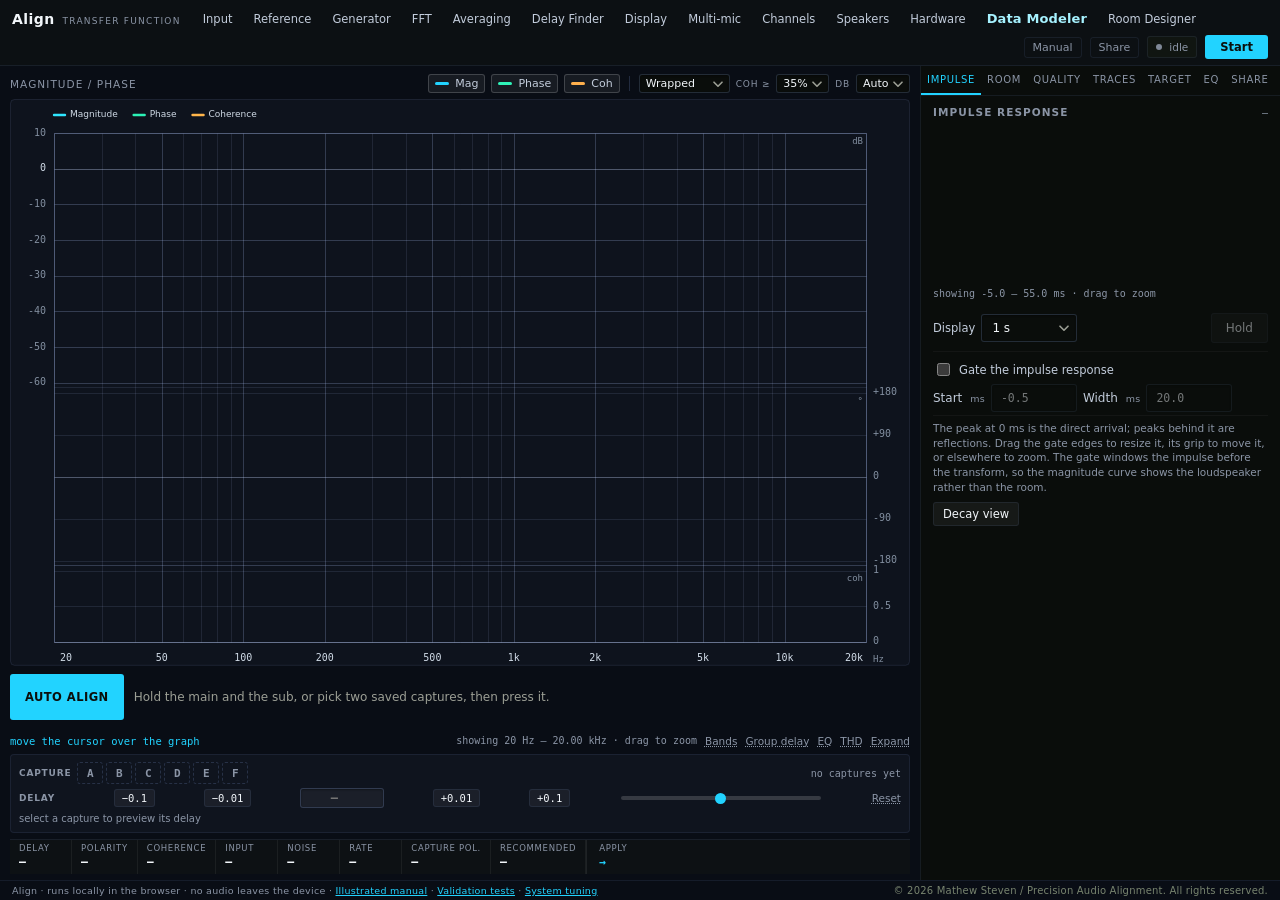
<file: index.html>
<!doctype html>
<html lang="en">
<head>
<meta charset="utf-8" />
<meta name="viewport" content="width=device-width, initial-scale=1, viewport-fit=cover" />
<meta name="theme-color" content="#0e1113" />
<meta name="align-build" content="2026-11-23-02" />
<meta name="mobile-web-app-capable" content="yes" />
<meta name="apple-mobile-web-app-capable" content="yes" />
<meta name="apple-mobile-web-app-status-bar-style" content="black-translucent" />
<meta name="apple-mobile-web-app-title" content="Align" />
<meta name="format-detection" content="telephone=no" />
<meta name="robots" content="noindex, nofollow, noarchive" />
<link rel="manifest" href="manifest.webmanifest" />
<title>Align — loudspeaker measurement</title>
<link rel="stylesheet" href="css/styles.css" />
<link rel="stylesheet" href="css/instrument.css" />
    <link rel="icon" type="image/png" href="favicon.png">
    <link rel="apple-touch-icon" href="apple-touch-icon.png">
</head>
<body>
<header class="topbar">
  <div class="tb-brand">
    <span class="tb-name">Align</span>
    <span class="tb-sub">transfer function</span>
  </div>

  <nav class="tb-menus" id="tbMenus" aria-label="Measurement setup">
    <button class="tb-btn" type="button" data-panel="inputPanel" aria-expanded="false">Input</button>
    <button class="tb-btn" type="button" data-panel="referencePanel" aria-expanded="false">Reference</button>
    <button class="tb-btn" type="button" data-panel="generatorPanel" aria-expanded="false">Generator</button>
    <button class="tb-btn" type="button" data-panel="fftPanel" aria-expanded="false">FFT</button>
    <button class="tb-btn" type="button" data-panel="averagingPanel" aria-expanded="false">Averaging</button>
    <button class="tb-btn" type="button" data-panel="delayPanel" aria-expanded="false">Delay Finder</button>
    <button class="tb-btn" type="button" data-panel="displayPanel" aria-expanded="false">Display</button>
    <button class="tb-btn" type="button" id="btnMulti">Multi-mic</button>
    <button class="tb-btn" type="button" id="btnChannels">Channels</button>
    <button class="tb-btn" type="button" id="btnSpeakers">Speakers</button>
    <button class="tb-btn" type="button" id="btnHardware">Hardware</button>
    <button class="tb-btn" type="button" id="btnModeler">Data Modeler</button>
    <button class="tb-btn" type="button" id="btnRoomDesigner">Room Designer</button>
  </nav>

  <div class="tb-right">
    <a class="tb-icon" href="manual.html" title="Illustrated manual">Manual</a>
    <button id="btnShare" class="tb-icon" type="button" aria-label="Share Align" title="Share Align">Share</button>
    <span class="status" id="status">idle</span>
    <button id="btnPower" class="btn btn-power" type="button">Start</button>
  </div>

  <div class="popover" id="inputPanel" hidden>
    <div class="pop-head">
      <h2>Input</h2>
      <span class="pop-detail" id="rdChannelCount">—</span>
    </div>
    <div class="device-line">
      <span id="rdDevice">no input yet</span>
      <span class="hint" id="rdChannels">—</span>
    </div>
    <div class="meters">
      <div class="meter-row">
        <span class="meter-label">1</span>
        <div class="meter"><i id="meter1"></i></div>
      </div>
      <div class="meter-row">
        <span class="meter-label">2</span>
        <div class="meter"><i id="meter2"></i></div>
      </div>
    </div>
    <p id="channelLevels" class="source-hint">Input 1 — · Input 2 —</p>
    <p id="inputClipping" class="clip-warning" role="status" aria-live="polite" hidden></p>
    <div class="row">
      <label for="selSource">Source</label>
      <select id="selSource">
        <option value="auto">Automatic (system route)</option>
        <option value="phone">iPhone microphone</option>
        <option value="interface">USB audio interface</option>
      </select>
    </div>
    <div class="row">
      <label for="selMicCh">Measurement input</label>
      <select id="selMicCh">
        <option value="0">Input 1</option>
        <option value="1">Input 2</option>
      </select>
    </div>
    <div class="row">
      <label for="selRefCh">Reference input</label>
      <select id="selRefCh">
        <option value="0">Input 1</option>
        <option value="1" selected>Input 2</option>
      </select>
    </div>
    <div class="row btns">
      <button id="btnLargeMeter" class="btn" type="button">Large SPL meter</button>
      <button id="btnLevelLog" class="btn" type="button">Level log</button>
      <button id="btnRTA" class="btn" type="button">RTA</button>
    </div>
    <label class="chk"><input id="chkSpectrograph" type="checkbox" /> Live spectrograph</label>
    <div class="row btns">
      <button id="btnRestart" class="btn" type="button">Restart</button>
      <button id="btnDemo" class="btn" type="button">Demo</button>
    </div>
    <p class="source-hint">
      The iPhone microphone needs no interface: pick it and the generated reference is used — the
      exact noise the app plays. Be clear about what that measures. The curve is the phone's own
      chain: its speaker, the room between them and its microphone, not your system. Expect little
      energy below roughly 300 Hz, a direct path through the phone's own body, a delay dominated by
      the phone's audio latency, and the speaker's own voicing. Use it to learn the workflow and to
      compare two captures taken the same way — not for absolute response, sub alignment or distance.
    </p>
    <p class="source-hint">
      A USB-C interface reopens the stream when chosen. Output over Bluetooth adds 100–300 ms of
      wandering latency, so use a cable or an interface to measure.
    </p>
    <div class="routing-title">Routing</div>
    <div class="hw-row"><span>Input device</span><b id="rtDevice">—</b></div>
    <div class="hw-row"><span>Channels in use</span><b id="rtChannels">—</b></div>
    <div class="hw-row"><span>Sample rate</span><b id="rtRate">—</b></div>
    <div class="hw-row"><span>Reference</span><b id="rtReference" data-kind="app">—</b></div>
    <div class="hw-row"><span>Microphone</span><b id="rtMic" data-kind="app">—</b></div>
    <p id="clockWarning" class="clip-warning" hidden>Input and output are two independently clocked
      devices — the delay between them will drift, so re-read it rather than trusting one number.</p>
    <div class="row btns">
      <button id="btnLoopbackCheck" class="btn" type="button">Run loopback check</button>
    </div>
    <p id="loopbackReport" class="source-hint" hidden></p>
    <div id="loopbackHistory" hidden></div>
    <div class="row btns" id="loopbackClearRow" hidden>
      <button id="btnLoopbackClear" class="btn" type="button">Clear history</button>
    </div>
    <p class="source-hint">
      The loopback check reads the app's own output patched back into input 2 and reports the ripple
      and the round-trip delay the chain has, so you know the interface before trusting the room.
    </p>
  </div>

  <div class="popover" id="referencePanel" hidden>
    <div class="pop-head"><h2>Reference</h2></div>
    <div class="row">
      <label for="selRef">Reference</label>
      <select id="selRef">
        <option value="internal">Generated (single input)</option>
        <option value="loopback">Input 2 (loopback)</option>
      </select>
    </div>
    <p class="source-hint">
      Generated compares the microphone with the noise or sweep the app plays, so one input is
      enough. Loopback takes the reference from input 2 of the same interface — the true
      dual-channel method. Both channels must come from that one device on one clock: a phone
      microphone and an interface run on separate clocks, drift apart and turn a coherent
      measurement into noise, so they cannot be paired.
    </p>
  </div>

  <div class="popover" id="generatorPanel" hidden>
    <div class="pop-head"><h2>Generator</h2></div>
    <div class="row">
      <label for="selSignal">Signal</label>
      <select id="selSignal">
        <option value="pink">Pink noise</option>
        <option value="white">White noise</option>
        <option value="sine">Sine</option>
        <option value="sweep">Sine sweep</option>
        <option value="silent">Silent</option>
      </select>
    </div>
    <div class="row">
      <label for="rngLevel">Level <span class="hint" id="lblLevel">20%</span></label>
      <input type="range" id="rngLevel" min="0" max="100" value="20" />
    </div>
    <div class="row" id="rowSine" hidden>
      <label for="numSine">Sine frequency</label>
      <input type="number" id="numSine" min="20" max="20000" step="10" value="1000" />
    </div>
    <div class="row btns">
      <button id="btnCheckNoise" class="btn" type="button">Check noise</button>
    </div>
    <p class="source-hint">Check noise silences the source for three seconds to read the room and the headroom above it.</p>
    <p id="noiseReport" class="source-hint" hidden></p>
  </div>

  <div class="popover" id="fftPanel" hidden>
    <div class="pop-head"><h2>FFT</h2></div>
    <div class="row">
      <label for="selFft">Size</label>
      <select id="selFft">
        <option value="8192">8192</option>
        <option value="16384" selected>16384</option>
        <option value="32768">32768</option>
        <option value="65536">65536</option>
      </select>
    </div>
    <div class="row">
      <label for="selSmooth">Smoothing</label>
      <select id="selSmooth">
        <option value="0">None</option>
        <option value="24">1/24 oct</option>
        <option value="12">1/12 oct</option>
        <option value="6" selected>1/6 oct</option>
        <option value="3">1/3 oct</option>
      </select>
    </div>
    <div class="row checks">
      <label class="chk"><input type="checkbox" id="chkNormalize" checked /> Normalize</label>
      <label class="chk"><input type="checkbox" id="chkCompensate" checked /> Compensate delay</label>
    </div>
    <p class="source-hint">
      Normalize scales the curve to its own level; compensate removes the measured delay from the phase.
      Turn compensation off before capturing main and sub for arrival comparisons.
    </p>
    <p class="source-hint" id="phaseZeroNote">
      Phase is read against the arrival it was zeroed at — adding delay turns the trace.
    </p>
  </div>

  <div class="popover" id="averagingPanel" hidden>
    <div class="pop-head"><h2>Averaging</h2></div>
    <div class="row">
      <label for="rngAvg">Averaging <span class="hint" id="lblAvg">45%</span></label>
      <input id="rngAvg" type="range" min="0" max="100" value="45" />
    </div>
    <div class="row">
      <label for="selPhaseSmooth">Phase smooth</label>
      <select id="selPhaseSmooth">
        <option value="0">None</option>
        <option value="0.020833">1/48</option>
        <option value="0.041667" selected>1/24</option>
        <option value="0.083333">1/12</option>
        <option value="0.166667">1/6</option>
      </select>
    </div>
    <div class="row">
      <label for="selPhaseSpeed">Phase trace</label>
      <select id="selPhaseSpeed">
        <option value="0.01">Fast</option>
        <option value="0.004" selected>Slow</option>
        <option value="0.0015">Steady</option>
        <option value="0.0005">Very slow</option>
      </select>
    </div>
    <p class="source-hint">
      Slower lets the live phase settle, so the curve reads as a shape rather than as movement. Held
      captures stay still.
    </p>
  </div>

  <div class="popover" id="delayPanel" hidden>
    <div class="pop-head"><h2>Delay finder</h2></div>
    <div class="row">
      <label for="numDelay">Offset <span class="hint">ms</span></label>
      <input type="number" id="numDelay" value="0" step="0.01" />
    </div>
    <div class="row btns">
      <button id="btnFindDelay" class="btn" type="button">Find delay</button>
      <button id="btnZeroPhase" class="btn" type="button">Zero phase</button>
    </div>
    <p class="source-hint">
      Find delay searches the impulse response for the arrival. Zero phase calls the present arrival
      zero, so a delay added in the processor can be watched into alignment.
    </p>
  </div>

  <div class="popover" id="displayPanel" hidden>
    <div class="pop-head">
      <h2>Display &amp; graph appearance</h2>
      <span class="pop-detail">rendering only</span>
    </div>
    <div class="row wrap" id="gapPresetRow"></div>
    <div class="row">
      <label for="gapBrightness">Trace brightness</label>
      <input type="range" id="gapBrightness" min="10" max="125" value="80" />
      <span class="hint" id="gapBrightnessVal">80</span>
    </div>
    <div class="row">
      <label for="gapSaturation">Trace saturation</label>
      <input type="range" id="gapSaturation" min="0" max="150" value="100" />
      <span class="hint" id="gapSaturationVal">100</span>
    </div>
    <div class="row">
      <label for="gapOpacity">Trace opacity</label>
      <input type="range" id="gapOpacity" min="20" max="100" value="100" />
      <span class="hint" id="gapOpacityVal">100</span>
    </div>
    <div class="row">
      <label for="gapBackground">Graph background</label>
      <input type="range" id="gapBackground" min="0" max="100" value="32" />
      <span class="hint" id="gapBackgroundVal">32</span>
    </div>
    <div class="row">
      <label for="gapGrid">Gridlines</label>
      <input type="range" id="gapGrid" min="0" max="100" value="55" />
      <span class="hint" id="gapGridVal">55</span>
    </div>
    <div class="row">
      <label for="gapGridMinor">Fine gridlines</label>
      <input type="range" id="gapGridMinor" min="0" max="100" value="52" />
      <span class="hint" id="gapGridMinorVal">52</span>
    </div>
    <div class="row">
      <label for="gapAxis">Axis &amp; labels</label>
      <input type="range" id="gapAxis" min="0" max="100" value="75" />
      <span class="hint" id="gapAxisVal">75</span>
    </div>
    <div class="row">
      <label for="gapCoherence">Coherence</label>
      <input type="range" id="gapCoherence" min="0" max="100" value="100" />
      <span class="hint" id="gapCoherenceVal">100</span>
    </div>
    <div class="row">
      <label for="gapCursor">Cursor</label>
      <input type="range" id="gapCursor" min="0" max="100" value="100" />
      <span class="hint" id="gapCursorVal">100</span>
    </div>
    <div class="row">
      <label for="selGapThickness">Thickness</label>
      <select id="selGapThickness">
        <option value="thin">Thin</option>
        <option value="medium" selected>Medium</option>
        <option value="thick">Thick</option>
        <option value="custom">Custom</option>
      </select>
      <input type="number" id="numGapThickness" min="0.5" max="6" step="0.1" value="2.2" hidden />
    </div>
    <div class="row">
      <label for="selGapGlow">Trace glow</label>
      <select id="selGapGlow">
        <option value="off">Off</option>
        <option value="subtle">Subtle</option>
        <option value="enhanced">Enhanced</option>
      </select>
    </div>
    <div class="row">
      <label for="selGapScope">Apply to</label>
      <select id="selGapScope">
        <option value="global">All graphs</option>
        <option value="transfer">Transfer function</option>
        <option value="impulse">Impulse response</option>
      </select>
      <button id="btnGapClearOverride" class="link-btn" type="button" hidden>Clear override</button>
    </div>
    <div class="row btns">
      <button id="btnGapDefaults" class="btn" type="button">Restore defaults</button>
    </div>
    <div class="row">
      <input id="gapPresetName" class="url-field" type="text" placeholder="Preset name…" maxlength="24" autocomplete="off" />
      <button id="btnGapSave" class="btn" type="button">Save</button>
    </div>
    <div class="row wrap" id="gapCustomRow" hidden></div>
    <p class="source-hint">
      These change how graphs are drawn only — never the measured magnitude, phase, coherence, resolution or
      timing. Changes apply instantly; the measurement, the zoom and the overlays keep running. Presets and
      overrides are kept in this browser between sessions.
    </p>
  </div>
</header>

<main class="shell">
  <section class="plot-column">
    <section id="updateBanner" class="help-banner update-banner" hidden>
      <p class="muted" id="updateBannerText">A new build of Align is published.</p>
      <button id="btnReloadUpdate" class="btn btn-power" type="button">Reload</button>
    </section>
    <section id="safariBanner" class="help-banner" hidden>
      <h2 class="sheet-title">This browser can't use the microphone</h2>
      <p id="bannerHelp">
        It is hosted inside another app, and iOS closes it the moment a page asks for audio — which is why
        the screen jumps back to the Home Screen. Safari can, so open the address there.
      </p>
      <p class="muted" id="previewNote" hidden>
        <strong>This is the private preview address</strong> (<span id="previewHost"></span>), which only
        opens inside FreeMilk. Use the public address instead:
        <strong>mattybeme44-rgb.github.io/align</strong>.
      </p>
      <input id="safariUrl" class="url-field" type="text" readonly />
      <div class="row btns">
        <a id="openInSafari" class="btn btn-power" href="#" target="_blank" rel="noopener">Open in Safari</a>
        <button id="btnCopySafari" class="btn" type="button">Copy address</button>
      </div>
      <div class="row btns">
        <button id="btnDemoHere" class="btn" type="button">See the demo here</button>
        <button id="btnTryHere" class="btn" type="button">Try here anyway</button>
      </div>
    </section>
    <section id="installCard" class="help-banner" hidden>
      <p id="installSteps">
        Tap <strong>Share</strong> in Safari, then <strong>Add to Home Screen</strong>: Align then opens
        full screen and keeps a copy of itself for rooms with no signal.
      </p>
      <div class="row btns">
        <button id="btnInstallApp" class="btn btn-power" type="button" hidden>Install Align</button>
        <button id="btnHideInstall" class="btn" type="button">Dismiss</button>
      </div>
    </section>
    <div id="audioHelp" class="help-banner" hidden>
      <p id="audioHelpText">Audio could not start in this browser.</p>
      <p class="muted" id="audioHelpSteps">
        Browsers inside other apps usually cannot open the microphone. Open this page in
        <strong>Safari</strong> and press Start again.
      </p>
      <div class="row btns">
        <button id="btnCopyLink" class="btn" type="button">Copy link</button>
        <button id="btnHideHelp" class="btn" type="button">Dismiss</button>
      </div>
    </div>
    <div id="inputAdvice" class="help-banner" hidden>
      <p id="inputAdviceText"></p>
      <div class="row btns">
        <button id="btnInputAdviceRestart" class="btn" type="button">Restart audio</button>
        <button id="btnInputAdviceRta" class="btn" type="button" hidden>Open RTA</button>
        <button id="btnInputAdviceDismiss" class="btn" type="button">Dismiss</button>
      </div>
    </div>

    <div class="plot-head">
      <div class="plot-title">
        <span class="plot-name">Magnitude / Phase</span>
        <span class="badge" id="gateBadge" hidden>GATED</span>
        <button id="btnCalBadge" class="badge cal-badge" type="button" hidden title="Microphone calibration">cal</button>
      </div>
      <div class="plot-view">
        <label class="toggle-pill mag"><input type="checkbox" id="chkMag" checked /><i></i>Mag</label>
        <label class="toggle-pill phase"><input type="checkbox" id="chkPhase" checked /><i></i>Phase</label>
        <label class="toggle-pill coh"><input type="checkbox" id="chkCoh" checked /><i></i>Coh</label>
        <span class="sep"></span>
        <select id="selPhaseMode" aria-label="Phase display: wrapped or unwrapped">
          <option value="wrapped" selected>Wrapped</option>
          <option value="unwrapped">Unwrapped</option>
        </select>
        <label class="mini-label" for="selCohGate">Coh ≥</label>
        <select id="selCohGate">
          <option value="0.35" selected>35%</option>
          <option value="0.5">50%</option>
          <option value="0.7">70%</option>
          <option value="0.8">80%</option>
          <option value="0.9">90%</option>
        </select>
        <label class="mini-label" for="selDbSpan">dB</label>
        <select id="selDbSpan">
          <option value="0" selected>Auto</option>
          <option value="40">40</option>
          <option value="50">50</option>
          <option value="60">60</option>
          <option value="80">80</option>
          <option value="100">100</option>
        </select>
      </div>
    </div>

    <div class="chart-wrap tf">
      <canvas id="tfChart"></canvas>
    </div>

    <div class="auto-align-bar" id="autoAlignBar">
      <button id="btnAutoAlignOpen" class="btn btn-power auto-align-power" type="button">AUTO ALIGN</button>
      <span class="auto-align-note" id="autoAlignBarNote">Hold the main and the sub, or pick two saved captures, then press it.</span>
    </div>

    <div class="plot-foot">
      <span class="cursor-readout" id="readout">move the cursor over the graph</span>
      <span class="foot-right">
        <span class="span-text" id="tfSpan">showing 20 Hz – 20 kHz · drag to zoom</span>
        <button id="btnTfReset" class="link-btn" type="button" hidden>Reset</button>
        <button id="btnBands" class="link-btn" type="button">Bands</button>
        <button id="btnGroupDelay" class="link-btn" type="button">Group delay</button>
        <button id="btnEQDesigner" class="link-btn" type="button">EQ</button>
        <button id="btnDistortion" class="link-btn" type="button">THD</button>
        <button id="btnTfExpand" class="link-btn" type="button" aria-label="Expand the transfer chart">Expand</button>
      </span>
    </div>

    <div class="phase-delay" id="phaseDelayBar">
      <div class="row pd-row">
        <span class="pd-label">Capture</span>
        <div class="pd-chips" id="phaseDelayChips"></div>
        <span class="trace-note" id="traceSummary">no captures yet</span>
      </div>
      <div class="row pd-actions" id="captureActions" hidden>
        <button id="btnCapShow" class="link-btn" type="button">Hide trace</button>
        <button id="btnCapReplace" class="link-btn" type="button">Replace</button>
        <button id="btnCapClear" class="link-btn" type="button">Clear</button>
        <span class="pd-selected" id="pdSelected"></span>
      </div>
      <div class="row pd-row">
        <span class="pd-label">Delay</span>
        <button id="btnPdDown" class="btn pd-step" type="button" aria-label="Subtract 0.1 milliseconds">−0.1</button>
        <button id="btnPdDown01" class="btn pd-step" type="button" aria-label="Subtract 0.01 milliseconds">−0.01</button>
        <input id="phaseDelayValue" class="pd-value" type="number" step="0.01" min="-20" max="20" value="0" aria-label="Preview delay of the selected capture in milliseconds" />
        <button id="btnPdUp01" class="btn pd-step" type="button" aria-label="Add 0.01 milliseconds">+0.01</button>
        <button id="btnPdUp" class="btn pd-step" type="button" aria-label="Add 0.1 milliseconds">+0.1</button>
        <input type="range" id="phaseDelaySlider" min="-20" max="20" step="0.01" value="0" aria-label="Preview delay of the selected capture" />
        <button id="btnPdReset" class="link-btn" type="button">Reset</button>
      </div>
      <div class="row pd-reading">
        <span class="source-hint" id="phaseDelayReading">move the cursor over the plot to read the phase there</span>
        <button id="btnPdMatch" class="btn" type="button" hidden>Match</button>
      </div>
      <div class="row toggles" id="capturePhaseRow" hidden>
        <span class="pd-label">Phase</span>
        <label class="toggle-pill ghost" id="phaseALabel" hidden><input type="checkbox" id="chkPhaseA" checked /><i></i>Phase A</label>
        <label class="toggle-pill ghostB" id="phaseBLabel" hidden><input type="checkbox" id="chkPhaseB" checked /><i></i>Phase B</label>
        <label class="toggle-pill ghostC" id="phaseCLabel" hidden><input type="checkbox" id="chkPhaseC" checked /><i></i>Phase C</label>
        <label class="toggle-pill ghostD" id="phaseDLabel" hidden><input type="checkbox" id="chkPhaseD" checked /><i></i>Phase D</label>
        <label class="toggle-pill ghostE" id="phaseELabel" hidden><input type="checkbox" id="chkPhaseE" checked /><i></i>Phase E</label>
        <label class="toggle-pill ghostF" id="phaseFLabel" hidden><input type="checkbox" id="chkPhaseF" checked /><i></i>Phase F</label>
      </div>
    </div>

    <section class="metrics compact">
      <div class="metric"><span class="k">Delay</span><span class="v" id="rdDelay">—</span></div>
      <div class="metric"><span class="k">Polarity</span><span class="v" id="rdPolarity">—</span></div>
      <div class="metric"><span class="k">Coherence</span><span class="v" id="rdCoh">—</span></div>
      <div class="metric"><span class="k">Input</span><span class="v" id="rdLevel">—</span></div>
      <div class="metric"><span class="k">Noise</span><span class="v" id="rdNoise">—</span></div>
      <div class="metric"><span class="k">Rate</span><span class="v" id="rdRate">—</span></div>
      <div class="metric metric-deltas" id="metricDeltas" hidden
           title="Delay difference in milliseconds against each held capture, A to F">
        <span class="k">Δ ms</span>
        <span class="v">
          <span class="metric-delta" id="rdDelta" hidden>—</span>
          <span class="metric-delta" id="rdDeltaB" hidden>—</span>
          <span class="metric-delta" id="rdDeltaC" hidden>—</span>
          <span class="metric-delta" id="rdDeltaD" hidden>—</span>
          <span class="metric-delta" id="rdDeltaE" hidden>—</span>
          <span class="metric-delta" id="rdDeltaF" hidden>—</span>
        </span>
      </div>
      <div class="metric"><span class="k">Capture pol.</span><span class="v" id="rdCapturePolarity">—</span><span class="metric-detail" id="rdCapturePolarityNote"></span></div>
      <div class="metric"><span class="k">Recommended</span><span class="v" id="rdAdvice">—</span><span class="metric-detail" id="rdAdviceDetail"></span></div>
      <button id="btnApplyDelay" class="metric metric-action" type="button"><span class="k">Apply</span><span class="v">→</span></button>
    </section>

    <section id="spectrographCard" class="chart-block" hidden>
      <div class="block-head">
        <h2>Live spectrograph</h2>
        <span class="hint" id="spectrographSource">selected input · dBFS</span>
      </div>
      <canvas id="spectrographChart" aria-label="Live input spectrum over time, newest at top, 20 hertz to 20 kilohertz"></canvas>
      <p class="source-hint" id="spectrographNote">Frequency across, time down. This is the selected input, not the impulse-decay spectrogram.</p>
    </section>
  </section>

  <aside class="tool-column">
    <nav class="tool-tabs" id="toolTabs" aria-label="Measurement panels">
      <button type="button" class="on" data-tool="impulsePanel">Impulse</button>
      <button type="button" data-tool="roomPanel">Room</button>
      <button type="button" data-tool="qualityPanel">Quality</button>
      <button type="button" data-tool="tracesPanel">Traces</button>
      <button type="button" data-tool="targetPanel">Target</button>
      <button type="button" data-tool="eqPanel">EQ</button>
      <button type="button" data-tool="sharePanel">Share</button>
    </nav>

    <div class="tool-body">
      <section class="panel" id="impulsePanel">
        <div class="panel-head">
          <h2>Impulse response</h2>
          <span class="card-detail" id="irReadout">—</span>
          <span class="badge" id="gateBadgeIr" hidden>GATED</span>
        </div>
        <div class="chart-wrap ir">
          <canvas id="irChart"></canvas>
        </div>
        <div class="span-row">
          <span class="span-text" id="irSpan">showing -5.0 – 55.0 ms · drag to zoom</span>
          <button id="btnIrReset" class="link-btn" type="button" hidden>Reset zoom</button>
        </div>
        <div class="row display-row">
          <label for="selIrRefresh">Display</label>
          <select id="selIrRefresh">
            <option value="0.5">0.5 s</option>
            <option value="1" selected>1 s</option>
            <option value="2">2 s</option>
          </select>
          <button id="btnIrHold" class="btn" type="button" disabled>Hold</button>
        </div>
        <label class="chk gate-toggle"><input type="checkbox" id="chkGate" /> Gate the impulse response</label>
        <div class="row gate-fields">
          <label for="numGateStart">Start <span class="hint">ms</span></label>
          <input type="number" id="numGateStart" step="0.1" value="-0.5" disabled />
          <label for="numGateWidth">Width <span class="hint">ms</span></label>
          <input type="number" id="numGateWidth" step="0.1" value="20" disabled />
        </div>
        <p class="source-hint">
          The peak at 0 ms is the direct arrival; peaks behind it are reflections. Drag the gate edges to
          resize it, its grip to move it, or elsewhere to zoom. The gate windows the impulse before the
          transform, so the magnitude curve shows the loudspeaker rather than the room.
        </p>
        <div class="row btns">
          <button id="btnSpectrogram" class="btn" type="button">Decay view</button>
        </div>
      </section>

      <section class="panel" id="roomPanel" hidden>
        <div class="panel-head"><h2>Reflections</h2></div>
        <div id="reflectionsList" class="reflections-list">
          <p class="source-hint">Start the measurement to see the reflections.</p>
        </div>
        <p class="source-hint">The peaks behind the direct sound in the first 50 ms, strongest first.</p>

        <div class="panel-head"><h2>Room decay</h2></div>
        <div id="roomDecayHead" class="room-decay-head" hidden>
          <div class="room-rt60-block">
            <span class="room-rt60" id="roomRt60">—</span>
            <span class="room-rt60-label">RT60</span>
          </div>
          <div id="roomClarity" class="room-clarity" hidden>
            <span class="room-clarity-figure"><b id="roomC50">—</b><span class="room-clarity-label">C50</span></span>
            <span class="room-clarity-figure"><b id="roomC80">—</b><span class="room-clarity-label">C80</span></span>
            <span class="room-clarity-reading" id="roomClarityReading"></span>
          </div>
          <div id="roomDecayBands" class="room-decay-bands"></div>
        </div>
        <p id="roomDecayEmpty" class="source-hint">Start the measurement to read the room's decay.</p>
        <p id="roomDecayNote" class="source-hint" hidden></p>
        <p class="source-hint">From the measured decay of the impulse response; it only holds where that decay is real.</p>
        <div class="row btns">
          <button id="btnRoomModes" class="btn" type="button">Room modes</button>
        </div>

      </section>

      <section class="panel" id="qualityPanel" hidden>
        <div class="panel-head">
          <h2>Measurement quality</h2>
          <span class="readout" id="qualityHeadline">—</span>
        </div>
        <div class="metrics" id="qualityMetrics"></div>
        <p id="qualityVerdict" class="source-hint">Start the measurement to judge it.</p>
        <p id="qualityDecay" class="source-hint" hidden></p>
      </section>

      <section class="panel" id="tracesPanel" hidden>
        <div class="panel-head">
          <h2>Traces</h2>
          <span class="readout" id="captureSummary">no captures yet</span>
        </div>
        <div class="row btns">
          <button id="btnCapture" class="btn" type="button">Capture A</button>
          <button id="btnClearA" class="btn" type="button">Clear A</button>
          <button id="btnCaptureB" class="btn" type="button">Capture B</button>
          <button id="btnClearB" class="btn" type="button">Clear B</button>
        </div>
        <div class="row btns">
          <button id="btnCaptureC" class="btn" type="button">Capture C</button>
          <button id="btnClearC" class="btn" type="button">Clear C</button>
          <button id="btnCaptureD" class="btn" type="button">Capture D</button>
          <button id="btnClearD" class="btn" type="button">Clear D</button>
        </div>
        <div class="row btns">
          <button id="btnCaptureE" class="btn" type="button">Capture E</button>
          <button id="btnClearE" class="btn" type="button">Clear E</button>
          <button id="btnCaptureF" class="btn" type="button">Capture F</button>
          <button id="btnClearF" class="btn" type="button">Clear F</button>
        </div>
        <div id="captureDelayControls"></div>
        <div class="row toggles" id="captureInvertRow" hidden>
          <label class="chk"><input type="checkbox" id="chkInvertA" /> A inverted</label>
          <label class="chk"><input type="checkbox" id="chkInvertB" /> B inverted</label>
        </div>
        <p class="source-hint" id="invertNote" hidden>
          Flipping a capture turns only its drawn phase by 180° so the correction can be previewed. It
          changes nothing about the measurement, the stored capture or the audio path.
        </p>
        <p id="phaseAdvice" class="source-hint">
          Preview only: + delays that capture, − advances it. For main/sub arrival comparisons, turn
          Compensate delay off before capturing both speakers.
        </p>
        <div class="row btns">
          <button id="btnArmPeak" class="btn" type="button">Arm peak hold</button>
          <button id="btnClearPeak" class="btn" type="button">Clear peak</button>
        </div>
        <div class="row btns">
          <button id="btnArmAverage" class="btn" type="button">Arm average</button>
          <button id="btnCaptureAverage" class="btn" type="button" disabled>Capture average</button>
          <button id="btnClearAverage" class="btn" type="button">Clear average</button>
        </div>
        <div class="row btns">
          <button id="btnSaved" class="btn" type="button">Capture library</button>
          <button id="btnSumPreview" class="btn" type="button">Sum preview</button>
          <button id="btnGuide" class="btn" type="button">Alignment guide</button>
          <button id="btnSubArray" class="btn" type="button">Subwoofer array</button>
        </div>
        <div class="row btns">
          <button id="btnAlignmentAnalysis" class="btn btn-power" type="button">Alignment analysis</button>
        </div>
        <div class="row btns">
          <button id="btnSendModeler" class="btn btn-power" type="button">Send to Data Modeler</button>
        </div>
        <p id="sendModelerNote" class="source-hint" hidden></p>
        <div class="row">
          <label class="chk"><input type="checkbox" id="chkDiff" /> Show A − B difference</label>
          <label class="chk"><input type="checkbox" id="chkSumTrace" /> Predicted sum A+B</label>
        </div>

        <section id="diffCard" class="chart-block" hidden>
          <div class="block-head">
            <h2>Difference A − B</h2>
            <span class="card-detail" id="diffDetail">level difference by frequency</span>
          </div>
          <div class="chart-wrap diff">
            <canvas id="diffChart" aria-label="Level difference between Capture A and Capture B"></canvas>
          </div>
          <p id="diffSummary" class="balance-summary">Hold Capture A and Capture B to compare them.</p>
        </section>

        <section id="balanceCard" class="chart-block" hidden>
          <div class="block-head"><h2>Balance</h2></div>
          <p id="balanceSummary" class="balance-summary"></p>
          <div id="balanceBands" class="balance-bands"></div>
          <p class="source-hint">Capture A against Capture B, third-octave bands from 250 Hz to 4 kHz; a plus means A is louder.</p>
        </section>
      </section>

      <section class="panel" id="targetPanel" hidden>
        <div class="panel-head"><h2>Target</h2></div>
        <div class="row">
          <label for="selTarget">Target curve</label>
          <select id="selTarget">
            <option value="" selected>Off</option>
            <option value="flat">Flat</option>
            <option value="tilt">−1 dB/oct above 1 kHz</option>
            <option value="room">Room curve (+6 dB low end)</option>
          </select>
        </div>
        <p class="source-hint" id="targetHint" hidden>
          Drawn as a faint dashed line on the same dB scale; the cursor reads the difference to it.
        </p>
        <div class="row btns">
          <button id="btnTargetEditor" class="btn" type="button">Edit target</button>
          <button id="btnImportCalibration" class="btn" type="button">Import calibration</button>
        </div>
        <p class="source-hint" id="calStatus" hidden></p>

        <div class="panel-head"><h2>Level</h2></div>
        <div class="row">
          <label for="numCalibration">Calibration <span class="hint">dB</span></label>
          <input type="number" id="numCalibration" value="0" step="0.1" />
        </div>
        <div class="row btns">
          <button id="btnCalFromMeter" class="btn" type="button">Set from meter</button>
        </div>
        <p class="source-hint" id="calFromMeterNote">
          Plays pink noise, waits for the input to settle, then asks what your SPL meter reads and fills the
          offset above from it.
        </p>
        <label class="chk"><input type="checkbox" id="chkSpl" /> Show input level as dB SPL</label>
        <label class="chk"><input type="checkbox" id="chkSpectrographAnalysis" /> Show live spectrograph</label>

      </section>

      <section class="panel" id="eqPanel" hidden>
        <div class="panel-head"><h2>EQ suggestions</h2></div>
        <ul class="eq-list" id="eqList">
          <li class="muted">Start the measurement to get suggestions.</li>
        </ul>
        <p class="source-hint">
          A starting point for a parametric EQ, not a substitute for judgement: a dip is usually better
          fixed by geometry or delay than by boosting.
        </p>

        <div class="row btns">
          <button id="btnPresets" class="btn" type="button">Presets</button>
        </div>
      </section>

      <section class="panel" id="sharePanel" hidden>
        <div class="panel-head"><h2>Share</h2></div>
        <p class="source-hint">Send Align to another device — no account, and nothing leaves this device.</p>
        <input id="shareField" class="url-field" type="text" readonly value="" />
        <div class="row btns">
          <button id="btnShareApp" class="btn btn-power" type="button">Share Align</button>
          <button id="btnCopyApp" class="btn" type="button">Copy link</button>
        </div>
        <div class="row btns">
          <button id="btnShareResult" class="btn" type="button">Share measurement</button>
          <button id="btnCopyResult" class="btn" type="button">Copy result</button>
          <button id="btnExportCsv" class="btn" type="button" disabled>Export CSV</button>
        </div>
        <div class="row btns">
          <button id="btnShareChart" class="btn" type="button" disabled>Chart image</button>
          <button id="btnShareReport" class="btn" type="button" disabled>PDF report</button>
        </div>
        <div class="row btns">
          <button id="btnExportIr" class="btn" type="button" disabled>Export IR</button>
          <button id="btnSessionLog" class="btn" type="button">Session log</button>
        </div>
        <p id="exportIrNote" class="source-hint" hidden></p>

        <section class="card services-card">
          <div class="card-head">
            <h2>Need your system tuned?</h2>
            <span class="card-detail">Precision Audio Alignment</span>
          </div>
          <p class="services-lead">
            On-site system measurement, subwoofer alignment, crossover integration and DSP tuning.
          </p>
          <a class="btn btn-power services-link" href="https://precisionaudioalignment.com/" target="_blank" rel="noopener noreferrer">
            Explore tuning services <span aria-hidden="true">↗</span>
          </a>
        </section>

        <section class="card help">
          <details>
            <summary>How this measures</summary>
            <p>
              Two signals are compared sample by sample: a reference and a measurement. In
              <strong>Generated</strong> mode the reference is the exact noise or sweep this app plays, so a
              single microphone is enough. In <strong>Loopback</strong> mode the reference is whatever arrives
              on input 2, which is the true dual-channel method.
            </p>
            <p>
              The averaged cross spectrum gives the transfer function — magnitude, phase and coherence — and
              its inverse transform is the impulse response, whose peak is the delay. Delay compensation
              removes that delay from the phase so two systems can be compared for alignment.
            </p>
            <p class="muted">
              Levels read dBFS by default. A calibrated measurement microphone comes with a sensitivity
              figure, and entering that offset turns the input readout into dB SPL. Measurements stay
              relative either way, which is what alignment work needs.
            </p>
          </details>
        </section>
      </section>
    </div>
  </aside>
</main>

<section id="hwWorkspace" class="multi-workspace hw-workspace" hidden>
  <div class="multi-head">
    <div>
      <h2>Hardware verification</h2>
      <p class="source-hint" id="hwStatus">Walk through the interface, the loopback and the microphones. Every result is measured from captured audio.</p>
    </div>
    <div class="row btns">
      <button id="btnHwStart" class="btn btn-power" type="button">Start the interface check</button>
      <button id="btnHwSave" class="btn" type="button">Save report</button>
      <button id="btnHwClose" class="btn" type="button">Close</button>
    </div>
  </div>
  <div class="hw-grid" id="hwBody"></div>
</section>

<section id="channelsWorkspace" class="mc-workspace" hidden>
  <div class="mc-head">
    <div>
      <h2>Multichannel</h2>
      <p class="mc-sub">4 channels · reading beside the measurement</p>
    </div>
    <button id="btnMcSave" class="mc-close" type="button">Save all</button>
    <button id="btnMcStart" class="mc-start" type="button">Start all</button>
    <button id="btnMcClose" class="mc-close" type="button">Close</button>
  </div>

  <p class="mc-note" id="mcNote">Start all opens the inputs this interface offers.</p>

  <div class="mc-settings" id="mcSettings" hidden>
    <strong id="mcSettingsTitle">Channel 1 analysis</strong>
    <label>FFT
      <select id="mcFFT">
        <option value="4096">4096</option>
        <option value="8192">8192</option>
        <option value="16384" selected>16384</option>
        <option value="32768">32768</option>
      </select>
    </label>
    <label>Smoothing
      <select id="mcSmoothing">
        <option value="0">None</option>
        <option value="0.125">1/8 oct</option>
        <option value="0.1666667" selected>1/6 oct</option>
        <option value="0.3333333">1/3 oct</option>
      </select>
    </label>
    <label>Averaging
      <select id="mcAveraging">
        <option value="0.05">Slow</option>
        <option value="0.12" selected>Medium</option>
        <option value="0.3">Quick</option>
      </select>
    </label>
    <button id="btnMcSettingsDone" class="btn" type="button">Done</button>
  </div>

  <div class="mc-tabs" role="tablist">
    <button class="mc-tab on" type="button" data-tab="channels" role="tab" aria-selected="true">Channels</button>
    <button class="mc-tab" type="button" data-tab="compare" role="tab" aria-selected="false">Compare</button>
    <button class="mc-tab" type="button" data-tab="report" role="tab" aria-selected="false">Report</button>
  </div>

  <div class="mc-panel" id="mcPanelChannels">
    <div class="mc-grid" id="mcGrid"></div>
  </div>

  <div class="mc-panel" id="mcPanelCompare" hidden>
    <div class="mc-compare-head">
      <label>A <select id="mcCompareA"></select></label>
      <span>vs</span>
      <label>B <select id="mcCompareB"></select></label>
    </div>
    <div class="mc-chart-wrap">
      <canvas class="mc-chart mc-chart-compare" id="mcCompareChart"></canvas>
    </div>
    <p class="mc-compare-readout" id="mcCompareReadout">Choose two channels once they have a curve.</p>
  </div>

  <div class="mc-panel" id="mcPanelReport" hidden>
    <div class="mc-chart-wrap">
      <canvas class="mc-chart mc-chart-report" id="mcReportChart"></canvas>
    </div>
    <ul class="mc-report-list" id="mcReportList"></ul>
    <div class="mc-report-actions">
      <button id="btnMcReport" class="mc-start" type="button">Share PDF</button>
    </div>
  </div>

  <p class="mc-foot">Nothing here changes the measurement, its gate or its captures.</p>
</section>

<section id="multiWorkspace" class="multi-workspace" hidden>
  <div class="multi-head">
    <div>
      <h2>Multi-microphone measurement</h2>
      <p class="source-hint" id="multiStatus">Four inputs on one interface: channels 1–3 are the microphones, channel 4 the electrical reference.</p>
    </div>
    <div class="row btns">
      <button id="btnMultiStart" class="btn btn-power" type="button">Start listening</button>
      <button id="btnMultiFreeze" class="btn" type="button">Freeze</button>
      <button id="btnMultiSnapshot" class="btn" type="button">Snapshot</button>
      <button id="btnMultiExport" class="btn" type="button">Export CSV</button>
      <button id="btnMultiClose" class="btn" type="button">Close</button>
    </div>
  </div>

  <div class="multi-grid">
    <div class="multi-plot">
      <div class="row multi-tools">
        <label for="selMultiMode">Average</label>
        <select id="selMultiMode">
          <option value="power" selected>Power average</option>
          <option value="db">dB average</option>
          <option value="coherence">Coherence-weighted</option>
        </select>
        <label for="selMultiSmoothing">Smoothing</label>
        <select id="selMultiSmoothing">
          <option value="0">None</option>
          <option value="0.125">1/8 oct</option>
          <option value="0.1666667" selected>1/6 oct</option>
          <option value="0.3333333">1/3 oct</option>
        </select>
        <label for="selMultiRate">Update</label>
        <select id="selMultiRate">
          <option value="200">5 / s</option>
          <option value="350" selected>3 / s</option>
          <option value="700">1.5 / s</option>
        </select>
        <label class="chk"><input id="chkMultiShowAverage" type="checkbox" checked /> Average</label>
        <label class="chk"><input id="chkMultiPhase" type="checkbox" checked /> Phase</label>
        <label class="chk"><input id="chkMultiCoh" type="checkbox" checked /> Coherence</label>
        <button id="btnMultiReset" class="link-btn" type="button" hidden>Reset zoom</button>
      </div>
      <div class="multi-chart-wrap">
        <canvas id="multiChart" aria-label="Three microphone transfer functions and the spatial average, 20 hertz to 20 kilohertz"></canvas>
      </div>
      <p id="multiReadout" class="cursor-readout">move the cursor over the plot to read the three microphones there</p>
      <div class="multi-snapshots" id="multiSnapshots"></div>
    </div>

    <aside class="multi-side">
      <div class="multi-panel">
        <h3>Routing</h3>
        <p class="source-hint">One interface, four inputs, one clock. Reassign any of them here.</p>
        <div class="row"><label for="selMultiChA">Mic A</label>
          <select id="selMultiChA"><option value="0" selected>Input 1</option><option value="1">Input 2</option><option value="2">Input 3</option><option value="3">Input 4</option></select>
        </div>
        <div class="row"><label for="selMultiChB">Mic B</label>
          <select id="selMultiChB"><option value="0">Input 1</option><option value="1" selected>Input 2</option><option value="2">Input 3</option><option value="3">Input 4</option></select>
        </div>
        <div class="row"><label for="selMultiChC">Mic C</label>
          <select id="selMultiChC"><option value="0">Input 1</option><option value="1">Input 2</option><option value="2" selected>Input 3</option><option value="3">Input 4</option></select>
        </div>
        <div class="row"><label for="selMultiChREF">Reference</label>
          <select id="selMultiChREF"><option value="0">Input 1</option><option value="1">Input 2</option><option value="2">Input 3</option><option value="3" selected>Input 4</option></select>
        </div>
      </div>

      <div class="multi-mics" id="multiMics"></div>

      <div class="multi-panel">
        <h3>Relative microphone matching</h3>
        <p class="source-hint">
          Place the capsules together, play noise, and match B and C onto A. This is relative matching
          between your microphones, not absolute laboratory calibration — low-coherence bands are refused
          rather than corrected.
        </p>
        <div class="row"><label for="selMatchCoh">Coherence ≥</label>
          <select id="selMatchCoh">
            <option value="0.5">50%</option>
            <option value="0.6" selected>60%</option>
            <option value="0.7">70%</option>
            <option value="0.8">80%</option>
          </select>
        </div>
        <div class="row"><label for="selMatchSmooth">Smooth</label>
          <select id="selMatchSmooth">
            <option value="0.0833333">1/12 oct</option>
            <option value="0.1666667" selected>1/6 oct</option>
            <option value="0.3333333">1/3 oct</option>
          </select>
        </div>
        <div class="row"><label for="numMatchLimit">Limit <span class="hint">dB</span></label>
          <input id="numMatchLimit" type="number" value="6" step="1" min="1" max="18" />
        </div>
        <div class="row btns">
          <button id="btnMatchB" class="btn" type="button">Match B to A</button>
          <button id="btnMatchC" class="btn" type="button">Match C to A</button>
        </div>
        <p id="multiMatchNote" class="source-hint"></p>
        <label class="chk"><input id="chkMatchBypass" type="checkbox" /> Bypass all corrections</label>
        <div id="multiMatchList" class="multi-match-list"></div>
      </div>

      <div class="multi-panel">
        <h3>Manufacturer calibration</h3>
        <p class="source-hint">One vendor file per microphone, applied on top of the measured curve.</p>
        <div class="row btns">
          <button id="btnMultiCalA" class="btn" type="button">Mic A file</button>
          <button id="btnMultiCalB" class="btn" type="button">Mic B file</button>
          <button id="btnMultiCalC" class="btn" type="button">Mic C file</button>
          <button id="btnMultiClearCal" class="btn" type="button">Clear</button>
        </div>
        <p id="multiCalNote" class="source-hint">No manufacturer calibration is loaded for any microphone.</p>
        <input id="multiCalFile" type="file" accept=".txt,.csv,.cal,text/plain,text/csv" hidden />
      </div>

      <div class="multi-panel">
        <h3>Input diagnostics</h3>
        <p class="source-hint">
          Use this on the phone to check what the interface really delivers. A figure marked
          <b>report</b> is what the browser claims; <b>verified</b> is measured from the samples
          that arrived.
        </p>
        <div id="multiDiag"></div>
      </div>
    </aside>
  </div>
</section>

<!-- ============ the System Data Modeler ============ -->
<section id="dmWorkspace" class="dm-workspace" hidden>
  <header class="dm-head">
    <div class="dm-head-title">
      <h2>System Data Modeler</h2>
      <p class="source-hint" id="dmStatus">
        Import measured responses, arrange the sources and predict their complex sum. Every curve here
        is computed from imported or measured data — nothing on this screen is a drawn decoration.
      </p>
    </div>
    <div class="row btns dm-head-actions">
      <button id="btnDmUndo" class="btn" type="button" disabled>Undo</button>
      <button id="btnDmRedo" class="btn" type="button" disabled>Redo</button>
      <button id="btnDmNewProject" class="btn" type="button">New project</button>
      <button id="btnDmSaveProject" class="btn" type="button">Save</button>
      <button id="btnDmExportProject" class="btn" type="button">Export project</button>
      <button id="btnDmImportProject" class="btn" type="button">Import project</button>
      <button id="btnDmClose" class="btn" type="button">Close</button>
    </div>
  </header>
  <input id="dmProjectFile" type="file" accept=".json,application/json,text/plain" hidden />

  <div class="dm-layout" id="dmLayout">
    <div class="dm-column" data-column="left" id="dmColLeft">

      <section class="dm-card" data-card="library" data-dock="left">
        <div class="dm-card-head">
          <h3>Data library</h3>
          <div class="dm-card-tools">
            <select class="dm-dock" aria-label="Dock this panel">
              <option value="left">Left</option><option value="centre">Centre</option><option value="right">Right</option>
            </select>
            <button class="dm-collapse" type="button" aria-label="Collapse this panel">–</button>
          </div>
        </div>
        <div class="dm-card-body">
          <p class="dm-sub" id="dmLibrarySummary">no loudspeakers yet</p>
          <div class="row">
            <label for="dmLibrarySearch">Search</label>
            <input id="dmLibrarySearch" type="search" placeholder="Name, maker or note" />
          </div>
          <div class="row">
            <label for="dmLibraryManufacturer">Manufacturer</label>
            <select id="dmLibraryManufacturer" class="dm-select" aria-label="Filter the library by manufacturer"></select>
          </div>
          <div class="dm-create">
            <input id="dmNewName" class="dm-text" type="text" maxlength="80" placeholder="New loudspeaker name" autocomplete="off" />
            <input id="dmNewManufacturer" class="dm-text" type="text" maxlength="60" placeholder="Manufacturer" autocomplete="off" />
            <button id="btnDmCreateModel" class="btn" type="button">Create</button>
          </div>
          <ul id="dmLibraryList" class="dm-list"></ul>
          <div id="dmModelForm" class="dm-form" hidden>
            <div class="dm-form-head">
              <h4 id="dmModelFormTitle">Loudspeaker</h4>
              <button id="btnDmDeleteModel" class="dm-mini dm-danger" type="button">Delete</button>
            </div>
            <div class="dm-grid">
              <label>Name<input id="dmEditName" class="dm-text" type="text" maxlength="80" /></label>
              <label>Manufacturer<input id="dmEditManufacturer" class="dm-text" type="text" maxlength="60" /></label>
              <label>Model no.<input id="dmEditNumber" class="dm-text" type="text" maxlength="60" /></label>
              <label>Type<select id="dmEditType" class="dm-select"></select></label>
              <label>Impedance Ω<input id="dmEditImpedance" class="dm-number" type="number" step="0.1" min="0.5" max="64" /></label>
              <label>Sensitivity dB<input id="dmEditSensitivity" class="dm-number" type="number" step="0.5" min="50" max="150" /></label>
              <label>Distance m<input id="dmEditDistance" class="dm-number" type="number" step="0.1" min="0" max="200" /></label>
              <label>Reference delay ms<input id="dmEditDelay" class="dm-number" type="number" step="0.01" min="-100" max="100" /></label>
              <label>Provenance<select id="dmEditProvenance" class="dm-select"></select></label>
              <label>Crossover<input id="dmEditCrossover" class="dm-text" type="text" maxlength="120" placeholder="e.g. 24 dB/oct LR at 80 Hz" /></label>
              <label>Directivity<input id="dmEditDirectivity" class="dm-text" type="text" maxlength="120" placeholder="e.g. 90° × 60°" /></label>
              <label>Manufacturer specs<input id="dmEditSpecs" class="dm-text" type="text" maxlength="400" /></label>
              <label class="dm-wide">Notes<input id="dmEditNotes" class="dm-text" type="text" maxlength="400" /></label>
            </div>
            <button id="btnDmApplyModel" class="btn" type="button">Apply details</button>
          </div>
        </div>
      </section>

      <section class="dm-card" data-card="builder" data-dock="left">
        <div class="dm-card-head">
          <h3>Custom speaker builder</h3>
          <div class="dm-card-tools">
            <select class="dm-dock" aria-label="Dock this panel">
              <option value="left">Left</option><option value="centre">Centre</option><option value="right">Right</option>
            </select>
            <button class="dm-collapse" type="button" aria-label="Collapse this panel">–</button>
          </div>
        </div>
        <div class="dm-card-body">
          <p class="dm-sub" id="dmBuilderSummary">Build a loudspeaker from its published specifications</p>
          <div id="dmBuilder"></div>
        </div>
      </section>

      <section class="dm-card" data-card="import" data-dock="left">
        <div class="dm-card-head">
          <h3>Import measured data</h3>
          <div class="dm-card-tools">
            <select class="dm-dock" aria-label="Dock this panel">
              <option value="left">Left</option><option value="centre">Centre</option><option value="right">Right</option>
            </select>
            <button class="dm-collapse" type="button" aria-label="Collapse this panel">–</button>
          </div>
        </div>
        <div class="dm-card-body">
          <div class="row btns">
            <button id="btnDmImportFile" class="btn" type="button">Import file</button>
            <button id="btnDmImportLive" class="btn" type="button">From live measurement</button>
          </div>
          <div class="row">
            <label for="dmCaptureSelect">Capture library</label>
            <select id="dmCaptureSelect" class="dm-select"></select>
          </div>
          <button id="btnDmImportCapture" class="btn" type="button">Import that capture</button>
          <p class="source-hint" id="dmImportMessage" hidden></p>
          <input id="dmFile" type="file" accept=".frd,.txt,.csv,.wav,.cal,.cf1,.cf2,.clf,.gll,.spk,text/plain,text/csv" hidden />
          <p class="source-hint">
            FRD, TXT and CSV responses are read by column, with a mapping for a file laid out
            differently. A WAV file is read as a measured impulse and transformed. Phase is only taken
            where the file really carries it — a magnitude-only file stays magnitude-only.
          </p>
          <div id="dmMapBlock" class="dm-form" hidden>
            <h4 id="dmMapTitle">Map the columns</h4>
            <div class="dm-grid">
              <label>Frequency<select id="dmMapFrequency" class="dm-select"></select></label>
              <label>Level<select id="dmMapMagnitude" class="dm-select"></select></label>
              <label>Phase<select id="dmMapPhase" class="dm-select"></select></label>
              <label>Coherence<select id="dmMapCoherence" class="dm-select"></select></label>
              <label>Frequency unit<select id="dmMapFrequencyUnit" class="dm-select"><option value="Hz">Hz</option><option value="kHz">kHz</option></select></label>
              <label>Level unit<select id="dmMapMagnitudeUnit" class="dm-select"><option value="dB">dB</option><option value="linear">Linear</option></select></label>
              <label>Phase unit<select id="dmMapPhaseUnit" class="dm-select"><option value="deg">Degrees</option><option value="rad">Radians</option></select></label>
            </div>
            <div id="dmMapPreview" class="dm-map-preview"></div>
            <div class="dm-grid">
              <label>Name<input id="dmDatasetName" class="dm-text" type="text" maxlength="80" placeholder="Response name" autocomplete="off" /></label>
              <label>Source<select id="dmDatasetProvenance" class="dm-select"></select></label>
              <label>Loudspeaker<select id="dmDatasetModel" class="dm-select"></select></label>
            </div>
            <div class="row btns">
              <button id="btnDmMapApply" class="btn btn-power" type="button">Import with these columns</button>
              <button id="btnDmMapCancel" class="btn" type="button">Cancel</button>
            </div>
          </div>
        </div>
      </section>

      <section class="dm-card" data-card="sources" data-dock="left">
        <div class="dm-card-head">
          <h3>Model workspace</h3>
          <div class="dm-card-tools">
            <select class="dm-dock" aria-label="Dock this panel">
              <option value="left">Left</option><option value="centre">Centre</option><option value="right">Right</option>
            </select>
            <button class="dm-collapse" type="button" aria-label="Collapse this panel">–</button>
          </div>
        </div>
        <div class="dm-card-body">
          <p class="dm-sub" id="dmSourceSummary">no sources yet</p>
          <div class="row">
            <select id="dmAddModel" class="dm-select" aria-label="Loudspeaker to add"></select>
            <select id="dmAddDataset" class="dm-select" aria-label="Measured response to add"></select>
            <button id="btnDmAddSource" class="btn" type="button">Add source</button>
          </div>
          <ul id="dmSourceList" class="dm-list"></ul>
          <div class="row btns">
            <button id="btnDmEightSubs" class="btn" type="button">Eight-subwoofer template</button>
            <button id="btnDmPairCompare" class="btn" type="button">Compare each with the reference</button>
            <button id="btnDmDemoData" class="btn" type="button">Load demonstration data</button>
          </div>
          <p class="source-hint" id="dmEightMessage" hidden></p>
          <div id="dmPairTable" class="dm-table"></div>
          <div class="row">
            <button id="btnDmImportEase" class="btn" type="button">Import CLF / EASE</button>
            <select id="dmSpatialMode" class="dm-select" aria-label="Spatial average mode">
              <option value="power">Power average</option>
              <option value="db">dB average</option>
              <option value="coherence">Coherence-weighted</option>
            </select>
            <button id="btnDmSpatial" class="btn" type="button">Average positions</button>
          </div>
          <p class="source-hint">
            CLF1 and CLF2 (.cf1, .cf2, .clf) are read by their published keys and their result appears in the
            Import card. An EASE .gll is not imported here: the Speaker Builder’s “Convert GLL to CLF” writes a
            CLF from it, and that file is imported here. SPK is not read at all — its format has no public
            specification — and nothing is guessed at in either case.
          </p>
        </div>
      </section>

      <section class="dm-card" data-card="groups" data-dock="left">
        <div class="dm-card-head">
          <h3>Groups and positions</h3>
          <div class="dm-card-tools">
            <select class="dm-dock" aria-label="Dock this panel">
              <option value="left">Left</option><option value="centre">Centre</option><option value="right">Right</option>
            </select>
            <button class="dm-collapse" type="button" aria-label="Collapse this panel">–</button>
          </div>
        </div>
        <div class="dm-card-body">
          <div class="row">
            <input id="dmGroupName" class="dm-text" type="text" maxlength="40" placeholder="Sub array, mains, delays…" autocomplete="off" />
            <button id="btnDmAddGroup" class="btn" type="button">Add group</button>
          </div>
          <ul id="dmGroupList" class="dm-list"></ul>
          <p class="source-hint">
            A group adds its gain, delay and polarity to every source in it. The source keeps its own
            values, so removing the group gives back exactly what the cabinet carried.
          </p>
          <div class="row">
            <input id="dmPositionName" class="dm-text" type="text" maxlength="40" placeholder="Left, right, rear…" autocomplete="off" />
            <button id="btnDmAddPosition" class="btn" type="button">Add position</button>
          </div>
          <ul id="dmPositionList" class="dm-list"></ul>
          <div id="dmPositionMatrix" class="dm-matrix" hidden></div>
          <button id="btnDmComparePositions" class="btn" type="button">Compare the positions</button>
          <div id="dmPositionCompare" class="dm-table"></div>
          <p class="source-hint">
            Each measuring position can use its own measured response for a source. A prediction is made
            per position — one curve is never treated as the whole room.
          </p>
        </div>
      </section>
    </div>

    <div class="dm-column" data-column="centre" id="dmColCentre">
      <section class="dm-card" data-card="chart" data-dock="centre">
        <div class="dm-card-head">
          <h3>Frequency response · phase</h3>
          <div class="dm-card-tools">
            <select class="dm-dock" aria-label="Dock this panel">
              <option value="left">Left</option><option value="centre">Centre</option><option value="right">Right</option>
            </select>
            <button class="dm-collapse" type="button" aria-label="Collapse this panel">–</button>
          </div>
        </div>
        <div class="dm-card-body">
          <div class="dm-chart-wrap">
            <canvas id="dmChart" aria-label="Modelled magnitude, phase, group delay and impulse"></canvas>
          </div>
          <p class="cursor-readout" id="dmReadout">move the cursor over the graph to read it</p>
          <div class="row dm-span-row">
            <span class="dm-sub" id="dmSpanText">20 Hz – 20 kHz · drag to zoom</span>
            <button id="btnDmZoomReset" class="link-btn" type="button">Reset zoom</button>
            <span class="dm-sub">wheel zooms · shift-drag pans · double-click resets</span>
          </div>
          <div class="dm-chips" id="dmTraceChips"></div>
        </div>
      </section>

      <section class="dm-card" data-card="view" data-dock="centre">
        <div class="dm-card-head">
          <h3>View</h3>
          <div class="dm-card-tools">
            <select class="dm-dock" aria-label="Dock this panel">
              <option value="left">Left</option><option value="centre">Centre</option><option value="right">Right</option>
            </select>
            <button class="dm-collapse" type="button" aria-label="Collapse this panel">–</button>
          </div>
        </div>
        <div class="dm-card-body">
          <div class="dm-grid">
            <label>Graph<select id="dmView" class="dm-select">
              <option value="transfer">Magnitude &amp; phase</option>
              <option value="ser">SER · system EQ above result</option>
              <option value="polar">Polar · 6 dB width</option>
              <option value="directivity">Directivity heat map</option>
              <option value="groupdelay">Group delay</option>
              <option value="impulse">Impulse response</option>
              <option value="difference">Predicted − measured</option>
            </select></label>
            <label>Phase<select id="dmPhaseMode" class="dm-select">
              <option value="wrapped">Wrapped</option>
              <option value="unwrapped">Unwrapped</option>
            </select></label>
            <label>Scale dB<select id="dmDbSpan" class="dm-select">
              <option value="0">Auto</option><option value="30">30</option><option value="40">40</option>
              <option value="50">50</option><option value="60">60</option><option value="80">80</option>
            </select></label>
            <label>Smoothing<select id="dmSmoothing" class="dm-select">
              <option value="0">None</option><option value="0.041667">1/24 oct</option>
              <option value="0.083333">1/12 oct</option><option value="0.166667">1/6 oct</option>
              <option value="0.333333">1/3 oct</option>
            </select></label>
            <label>Position<select id="dmPositionSelect" class="dm-select"></select></label>
          </div>
          <div class="row toggles">
            <label class="chk"><input type="checkbox" id="chkDmIndividual" checked /> Sources</label>
            <label class="chk"><input type="checkbox" id="chkDmSum" checked /> Sum</label>
            <label class="chk"><input type="checkbox" id="chkDmPropagation" /> Free-field distance</label>
          </div>
          <div class="dm-grid">
            <label>Reference distance m<input id="dmRefDistance" class="dm-number" type="number" step="0.1" min="0.1" max="100" /></label>
            <label>Sound speed m/s<input id="dmSoundSpeed" class="dm-number" type="number" step="1" min="200" max="500" /></label>
            <label>Cursor Hz<input id="dmCursorFreq" class="dm-number" type="number" step="1" min="20" max="20000" /></label>
            <label>Crossover region Hz<input id="dmCrossRegion" class="dm-number" type="number" step="1" min="20" max="20000" placeholder="highlight" /></label>
          </div>
          <p class="source-hint">
            The free-field switch applies the inverse-square level and the travel time of each source's
            distance against the reference distance. It is free-field propagation, not a room simulation:
            reflections and directivity are not predicted here.
          </p>
        </div>
      </section>

      <section class="dm-card" data-card="summation" data-dock="centre">
        <div class="dm-card-head">
          <h3>Complex summation at <span id="dmSumNumber">1.00 kHz</span></h3>
          <div class="dm-card-tools">
            <select class="dm-dock" aria-label="Dock this panel">
              <option value="left">Left</option><option value="centre">Centre</option><option value="right">Right</option>
            </select>
            <button class="dm-collapse" type="button" aria-label="Collapse this panel">–</button>
          </div>
        </div>
        <div class="dm-card-body">
          <div id="dmSumTable" class="dm-table"></div>
          <p class="source-hint" id="dmSumMessage" hidden></p>
          <div class="dm-card-head dm-sub-head"><h3>Pinned frequencies</h3></div>
          <div class="row btns">
            <button id="btnDmPinFreq" class="btn" type="button">Pin the cursor frequency</button>
            <button id="btnDmClearPins" class="btn" type="button">Clear pins</button>
          </div>
          <div id="dmPinTable" class="dm-table"></div>
          <p class="source-hint" id="dmPhaseMarkers"></p>
          <div class="dm-card-head dm-sub-head"><h3>Cancellation nulls</h3></div>
          <ul id="dmNullList" class="dm-nulls"></ul>
          <p class="source-hint">
            The levels are added as complex pressure, not as decibel numbers: two curves that read the
            same can add to +6 dB, cancel, or anything between.
          </p>
        </div>
      </section>
    </div>

    <div class="dm-column" data-column="right" id="dmColRight">
      <section class="dm-card" data-card="chain" data-dock="right">
        <div class="dm-card-head">
          <h3>DSP processing · <span id="dmChainTitle">no source selected</span></h3>
          <div class="dm-card-tools">
            <select class="dm-dock" aria-label="Dock this panel">
              <option value="left">Left</option><option value="centre">Centre</option><option value="right">Right</option>
            </select>
            <button class="dm-collapse" type="button" aria-label="Collapse this panel">–</button>
          </div>
        </div>
        <div class="dm-card-body">
          <div id="dmChainList" class="dm-chain"></div>
          <div class="dm-delay-box">
            <div class="row dm-delay-row">
              <label for="dmDelayStep">Step</label>
              <select id="dmDelayStep" class="dm-select">
                <option value="1">1 ms</option>
                <option value="0.1" selected>0.1 ms</option>
                <option value="0.01">0.01 ms</option>
                <option value="0.001">0.001 ms</option>
              </select>
              <label for="dmDelayValue">Delay <span class="hint">ms</span></label>
              <input id="dmDelayValue" class="dm-number" type="number" step="0.01" min="-50" max="100" />
              <button id="btnDmDelayZero" class="btn" type="button">Zero</button>
            </div>
            <input id="dmDelaySlider" type="range" min="-50" max="100" step="0.1" value="0" aria-label="Delay of the selected source in milliseconds" />
            <p class="source-hint" id="dmDelayNote">
              The slider, the number and the sum share one engine: phase and summation move together.
            </p>
          </div>
          <div class="row">
            <select id="dmFilterKind" class="dm-select" aria-label="Filter kind"></select>
            <button id="btnDmAddFilter" class="btn" type="button">Add filter</button>
          </div>
          <div class="dm-grid">
            <label>Family<select id="dmCrossFamily" class="dm-select"></select></label>
            <label>Slope<select id="dmCrossSlope" class="dm-select"></select></label>
            <label>Type<select id="dmCrossType" class="dm-select">
              <option value="highPass">High-pass</option><option value="lowPass">Low-pass</option>
              <option value="bandPass">Band-pass</option>
            </select></label>
            <label>Frequency Hz<input id="dmCrossFrequency" class="dm-number" type="number" step="1" min="10" max="20000" value="80" /></label>
            <label>Upper edge Hz<input id="dmCrossHigh" class="dm-number" type="number" step="1" min="10" max="20000" placeholder="band-pass" /></label>
          </div>
          <button id="btnDmDesignCrossover" class="btn" type="button">Design crossover sections</button>
          <div class="row btns">
            <button id="btnDmBypassChain" class="btn" type="button">Bypass</button>
            <button id="btnDmClearChain" class="btn" type="button">Clear</button>
            <button id="btnDmExportChain" class="btn" type="button">Export</button>
            <button id="btnDmCopyChain" class="btn" type="button">Copy</button>
            <button id="btnDmLinkGroup" class="btn" type="button">Link to group</button>
            <button id="btnDmRemoveSource" class="btn" type="button">Remove source</button>
          </div>
          <p class="source-hint" id="dmChainMessage" hidden></p>
          <p class="source-hint">
            Every filter is a real biquad at the model's sample rate, so its magnitude and phase are
            the complex transfer function, not an EQ sketch. Export writes a REW list and the same
            filters as biquad coefficients.
          </p>
        </div>
      </section>

      <section class="dm-card" data-card="optimizer" data-dock="right">
        <div class="dm-card-head">
          <h3>Alignment optimizer</h3>
          <div class="dm-card-tools">
            <select class="dm-dock" aria-label="Dock this panel">
              <option value="left">Left</option><option value="centre">Centre</option><option value="right">Right</option>
            </select>
            <button class="dm-collapse" type="button" aria-label="Collapse this panel">–</button>
          </div>
        </div>
        <div class="dm-card-body">
          <div class="dm-auto">
            <div class="row btns">
              <button id="btnDmAutoAlign" class="btn btn-power auto-align-power" type="button">AUTO ALIGN</button>
              <select id="dmAutoLevel" class="dm-select" aria-label="Automatic alignment level">
                <option value="quick" selected>Quick · delay and polarity</option>
                <option value="advanced">Advanced · with all-pass</option>
                <option value="custom">Custom · with gain</option>
              </select>
            </div>
            <p class="source-hint" id="dmAutoMessage" hidden></p>
            <div id="dmAutoResult" class="dm-opt-result"></div>
            <div class="chart-wrap sum">
              <canvas id="dmAutoChart"
                aria-label="The two modelled sources, their sum before the automatic alignment and the sum it predicts"></canvas>
            </div>
            <div class="row btns">
              <button id="btnDmAutoApply" class="btn btn-power" type="button" disabled>Apply to the target source</button>
              <button id="btnDmAutoUndo" class="btn" type="button">Undo</button>
            </div>
            <p class="source-hint">
              Used with the reference, the target and the band above. It aligns the two modelled curves across their
              overlap and writes the delay, the polarity and any all-pass into the target source as real filters, so the
              predicted sum on the chart changes at once. Nothing is sent to a processor.
            </p>
          </div>
          <div class="dm-grid">
            <label>Reference<select id="dmOptReference" class="dm-select"></select></label>
            <label>Target<select id="dmOptTarget" class="dm-select"></select></label>
            <label>Band low Hz<input id="dmOptBandLow" class="dm-number" type="number" step="1" min="20" max="20000" value="1000" /></label>
            <label>Band high Hz<input id="dmOptBandHigh" class="dm-number" type="number" step="1" min="20" max="20000" value="2000" /></label>
            <label>Search from ms<input id="dmOptDelayMin" class="dm-number" type="number" step="0.5" min="-50" max="50" value="-20" /></label>
            <label>Search to ms<input id="dmOptDelayMax" class="dm-number" type="number" step="0.5" min="-50" max="50" value="20" /></label>
            <label>Step ms<input id="dmOptDelayStep" class="dm-number" type="number" step="0.01" min="0.005" max="1" value="0.05" /></label>
            <label>Crossover Hz<input id="dmOptFocus" class="dm-number" type="number" step="1" min="20" max="20000" value="1414" /></label>
            <label>Polarity<select id="dmOptPolarity" class="dm-select">
              <option value="auto">Try both</option><option value="normal">Normal only</option><option value="inverted">Inverted only</option>
            </select></label>
            <label>Objective<select id="dmOptObjective" class="dm-select"></select></label>
            <label>Low weight<input id="dmOptLow" class="dm-number" type="number" step="0.1" min="0" max="1" value="0.3" /></label>
            <label>Mid weight<input id="dmOptMid" class="dm-number" type="number" step="0.1" min="0" max="1" value="1" /></label>
            <label>High weight<input id="dmOptHigh" class="dm-number" type="number" step="0.1" min="0" max="1" value="0.3" /></label>
          </div>
          <div class="row btns">
            <button id="btnDmRunOptimizer" class="btn btn-power" type="button">Find the alignment</button>
            <label class="chk"><input type="checkbox" id="chkDmApplyPolarity" checked /> Apply polarity too</label>
          </div>
          <div id="dmOptResult" class="dm-opt-result"></div>
          <p class="dm-sub">Other solutions in the search</p>
          <div id="dmOptAlternatives" class="dm-opt-result"></div>
          <p class="source-hint" id="dmOptTradeoff" hidden></p>
          <div class="chart-wrap dm-sweep-wrap">
            <canvas id="dmSweep" aria-label="Predicted summation against delay"></canvas>
          </div>
          <p class="dm-sub" id="dmSweepNote">The sweep shows where the recommended delay sits; the marker is the chosen one.</p>
          <div class="row btns">
            <button id="btnDmOptPositions" class="btn" type="button">Optimise across all positions</button>
          </div>
          <div id="dmOptPositionsResult" class="dm-opt-result"></div>
          <p class="source-hint" id="dmOptBefore" hidden></p>
          <button id="btnDmApplyOptimizer" class="btn" type="button" disabled>Apply the delay to the target</button>
          <p class="source-hint" id="dmOptMessage" hidden></p>
        </div>
      </section>

      <section class="dm-card" data-card="compare" data-dock="right">
        <div class="dm-card-head">
          <h3>Prediction vs measurement</h3>
          <div class="dm-card-tools">
            <select class="dm-dock" aria-label="Dock this panel">
              <option value="left">Left</option><option value="centre">Centre</option><option value="right">Right</option>
            </select>
            <button class="dm-collapse" type="button" aria-label="Collapse this panel">–</button>
          </div>
        </div>
        <div class="dm-card-body">
          <div class="row">
            <select id="dmCompareSelect" class="dm-select" aria-label="Measured response to compare"></select>
            <button id="btnDmCompare" class="btn" type="button">Compare</button>
            <button id="btnDmClearCompare" class="btn" type="button">Clear</button>
          </div>
          <div class="dm-grid">
            <label>From Hz<input id="dmCompareLow" class="dm-number" type="number" step="10" min="20" max="20000" value="100" /></label>
            <label>To Hz<input id="dmCompareHigh" class="dm-number" type="number" step="10" min="20" max="20000" value="10000" /></label>
          </div>
          <div id="dmCompareSummary" class="dm-opt-result"></div>
          <div id="dmCompareTable" class="dm-table"></div>
          <p class="source-hint" id="dmCompareMessage" hidden></p>
          <p class="source-hint">
            The predicted sum is drawn over the measured curve and their difference is a trace of its
            own. Phase is only compared where both curves carry it and the coherence is usable.
          </p>
        </div>
      </section>

      <section class="dm-card" data-card="snapshots" data-dock="right">
        <div class="dm-card-head">
          <h3>Snapshots</h3>
          <div class="dm-card-tools">
            <select class="dm-dock" aria-label="Dock this panel">
              <option value="left">Left</option><option value="centre">Centre</option><option value="right">Right</option>
            </select>
            <button class="dm-collapse" type="button" aria-label="Collapse this panel">–</button>
          </div>
        </div>
        <div class="dm-card-body">
          <div class="row">
            <input id="dmSnapshotName" class="dm-text" type="text" maxlength="60" placeholder="e.g. Sub delay +3.5 ms" autocomplete="off" />
            <button id="btnDmSaveSnapshot" class="btn" type="button">Save snapshot</button>
          </div>
          <ul id="dmSnapshotList" class="dm-list"></ul>
          <div id="dmScenarioDiff" class="dm-table"></div>
          <p class="source-hint" id="dmScenarioNote" hidden></p>
          <p class="source-hint">
            A snapshot keeps the whole arrangement — sources, groups, positions and settings — so two
            scenarios can be compared without losing the original.
          </p>
        </div>
      </section>

      <section class="dm-card" data-card="report" data-dock="right">
        <div class="dm-card-head">
          <h3>Export and reporting</h3>
          <div class="dm-card-tools">
            <select class="dm-dock" aria-label="Dock this panel">
              <option value="left">Left</option><option value="centre">Centre</option><option value="right">Right</option>
            </select>
            <button class="dm-collapse" type="button" aria-label="Collapse this panel">–</button>
          </div>
        </div>
        <div class="dm-card-body">
          <div class="row btns">
            <button id="btnDmExportCsv" class="btn" type="button">System CSV</button>
            <button id="btnDmExportFrd" class="btn" type="button">Sum FRD</button>
            <button id="btnDmExportReport" class="btn" type="button">Report</button>
          </div>
          <div class="row btns">
            <button id="btnDmExportLpif" class="btn" type="button">LPIF preset</button>
            <button id="btnDmExportSettings" class="btn" type="button">Settings JSON</button>
            <button id="btnDmWorksheet" class="btn" type="button">Worksheet PDF</button>
          </div>
          <p class="source-hint" id="dmReportMessage" hidden></p>
          <p class="source-hint">
            The CSV carries every modelled source and the sum; the FRD carries the sum as one curve; the
            report collects the model, the alignment and the comparison in plain text.
          </p>
        </div>
      </section>
    </div>
  </div>
</section>

<!-- ============ the Room Designer and acoustic prediction ============ -->
<section id="rdWorkspace" class="rd-workspace" hidden>
  <header class="rd-head">
    <div class="rd-head-title">
      <h2>Room Designer &amp; Acoustic Prediction</h2>
      <p class="source-hint" id="rdStatus">
        Draw the room, place the loudspeakers and read the predicted direct sound over the audience.
        Every level is computed from the geometry and the modeler's own responses — nothing here is a
        coloured circle drawn around a cabinet.
      </p>
    </div>
    <div class="row btns rd-head-actions">
      <button id="btnRdSave" class="btn" type="button">Save room</button>
      <button id="btnRdExport" class="btn" type="button">Export room</button>
      <button id="btnRdImport" class="btn" type="button">Import room</button>
      <button id="btnRdModeler" class="btn" type="button">Data Modeler</button>
      <button id="btnRdClose" class="btn" type="button">Close</button>
    </div>
  </header>
  <input id="rdFile" type="file" accept=".json,application/json,text/plain" hidden />

  <div class="rd-layout">
    <aside class="rd-side">

      <section class="dm-card">
        <div class="dm-card-head"><h3>Room geometry</h3></div>
        <div class="dm-card-body">
          <p class="dm-sub" id="rdRoomSummary">no room yet</p>
          <div class="row">
            <select id="rdTemplate" class="dm-select" aria-label="Room template"></select>
            <button id="btnRdApplyTemplate" class="btn" type="button">Apply</button>
          </div>
          <button id="btnRdWarehouse" class="btn" type="button">Pioneer warehouse example</button>
          <div class="dm-grid">
            <label>Units<select id="rdUnits" class="dm-select"></select></label>
            <label>Shape<select id="rdShape" class="dm-select"></select></label>
            <label>Width<input id="rdWidth" class="dm-number" type="number" step="0.1" min="1" /></label>
            <label>Length<input id="rdLength" class="dm-number" type="number" step="0.1" min="1" /></label>
            <div class="rd-inline" id="rdNotchRow" hidden>
              <label>Notch width<input id="rdNotchWidth" class="dm-number" type="number" step="0.1" min="0" /></label>
              <label>Notch length<input id="rdNotchLength" class="dm-number" type="number" step="0.1" min="0" /></label>
            </div>
            <label>Wall height<input id="rdWallHeight" class="dm-number" type="number" step="0.1" min="1" /></label>
            <label>Ceiling<select id="rdCeiling" class="dm-select"></select></label>
            <div class="rd-inline" id="rdCeilingRows" hidden>
              <label>Peak above wall<input id="rdRise" class="dm-number" type="number" step="0.1" min="0" /></label>
              <label id="rdRidgeRow">Ridge from left<input id="rdRidge" class="dm-number" type="number" step="0.1" min="0" /></label>
            </div>
          </div>
          <button id="btnRdApplyGeometry" class="btn btn-power" type="button">Apply the geometry</button>
          <div class="row btns">
            <button id="btnRdAddVertex" class="btn" type="button">Add a corner</button>
            <button id="btnRdRemoveVertex" class="btn" type="button">Remove the last corner</button>
          </div>
          <p class="source-hint" id="rdOutlineNote" hidden></p>
          <p class="source-hint">
            A rectangle or an L is generated from its dimensions; a custom plan keeps the polygon you
            drag with the Vertex tool. A sloped or A-frame ceiling sets the height above every point,
            which the section and the 3D view read from the same function.
          </p>
        </div>
      </section>

      <section class="dm-card">
        <div class="dm-card-head"><h3>Stages, platforms and audience</h3></div>
        <div class="dm-card-body">
          <div class="row">
            <select id="rdAddKind" class="dm-select" aria-label="What to add"></select>
            <button id="btnRdAddStructure" class="btn" type="button">Add</button>
          </div>
          <ul id="rdStructureList" class="dm-list"></ul>
          <div id="rdStructForm" class="dm-form" hidden>
            <div class="dm-form-head">
              <h4 id="rdStructTitle">Structure</h4>
              <button id="btnRdDeleteStructure" class="dm-mini dm-danger" type="button">Delete</button>
            </div>
            <div class="dm-grid">
              <label>Name<input id="rdStructName" class="dm-text" type="text" maxlength="40" /></label>
              <label>From x<input id="rdStructX0" class="dm-number" type="number" step="0.1" /></label>
              <label>From y<input id="rdStructY0" class="dm-number" type="number" step="0.1" /></label>
              <label>To x<input id="rdStructX1" class="dm-number" type="number" step="0.1" /></label>
              <label>To y<input id="rdStructY1" class="dm-number" type="number" step="0.1" /></label>
              <label><span id="rdStructHeightWord">Height</span><input id="rdStructHeight" class="dm-number" type="number" step="0.1" min="0" /></label>
              <div class="rd-inline" id="rdRakedRow" hidden>
                <label class="chk"><input id="chkRdRaked" type="checkbox" /> Raked seating</label>
                <label>Rise per metre<input id="rdRakedRise" class="dm-number" type="number" step="0.01" min="0" /></label>
              </div>
            </div>
            <button id="btnRdApplyStructure" class="btn" type="button">Apply</button>
          </div>
          <p class="source-hint">
            A stage or a platform raises the floor, so a listening height on it is that much higher.
            An audience area is where the map and the mean are computed. Obstacles are drawn for
            scale and are not occluders: this prediction models the direct sound only, so a column
            casts no acoustic shadow.
          </p>
        </div>
      </section>

      <section class="dm-card">
        <div class="dm-card-head"><h3>Loudspeakers in the room</h3></div>
        <div class="dm-card-body">
          <p class="dm-sub" id="rdSourceSummary">no sources yet</p>
          <div class="row">
            <select id="rdAddModel" class="dm-select" aria-label="Loudspeaker from the library"></select>
            <select id="rdAddRole" class="dm-select" aria-label="Role in the system"></select>
          </div>
          <div class="row btns">
            <button id="btnRdAddSpeaker" class="btn" type="button">Place a cabinet</button>
            <button id="btnRdPlaceSelected" class="btn" type="button">Place selected</button>
          </div>
          <ul id="rdSourceList" class="dm-list"></ul>
          <div class="row">
            <select id="rdGroupMove" class="dm-select" aria-label="What to move together"></select>
            <input id="rdGroupDx" class="dm-number" type="number" step="0.1" value="0" aria-label="Move x" />
            <input id="rdGroupDy" class="dm-number" type="number" step="0.1" value="0" aria-label="Move y" />
            <button id="btnRdMoveGroup" class="btn" type="button">Move group</button>
          </div>
          <button id="btnRdDemoResponses" class="btn" type="button">Attach demonstration responses (DEMO)</button>
          <p class="source-hint">
            The library is the Data Modeler's own: the same loudspeakers, measured responses and DSP.
            A cabinet with no response is listed as having no acoustic data and is left out of the sum.
          </p>
        </div>
      </section>

      <section class="dm-card">
        <div class="dm-card-head"><h3>Subwoofer array</h3></div>
        <div class="dm-card-body">
          <div class="dm-grid">
            <label>Preset<select id="rdArrayPreset" class="dm-select"></select></label>
            <label>Group<select id="rdArrayGroup" class="dm-select"></select></label>
            <label>Count<input id="rdArrayCount" class="dm-number" type="number" step="1" min="1" max="32" value="8" /></label>
            <label>Spacing m<input id="rdArraySpacing" class="dm-number" type="number" step="0.05" min="0.1" max="10" value="1.2" /></label>
            <label>Design Hz<input id="rdArrayFreq" class="dm-number" type="number" step="1" min="20" max="200" value="80" /></label>
            <label>Gain dB<input id="rdArrayGain" class="dm-number" type="number" step="0.5" min="-24" max="24" value="0" /></label>
            <label>Polarity<select id="rdArrayPolarity" class="dm-select"><option value="normal">Normal</option><option value="inverted">Inverted</option></select></label>
          </div>
          <div class="row btns">
            <button id="btnRdApplyArray" class="btn btn-power" type="button">Apply the arrangement</button>
            <button id="btnRdCompareArray" class="btn" type="button">Compare</button>
          </div>
          <p class="source-hint" id="rdArrayNote"></p>
          <div class="rd-compare"><canvas id="rdCompareChart" aria-label="Coverage before and after the array change"></canvas></div>
          <p class="source-hint" id="rdCompareNote"></p>
          <p class="source-hint">
            Applying writes position, delay, polarity and gain onto the cabinets themselves, through the
            Data Modeler's undo history. No setting is sent to a processor.
          </p>
        </div>
      </section>
    </aside>

    <div class="rd-centre">
      <div class="rd-viewbar">
        <div class="rd-group">
          <button id="btnRdViewPlan" class="rd-view-btn on" type="button">Plan</button>
          <button id="btnRdViewSection" class="rd-view-btn" type="button">Section</button>
          <button id="btnRdView3d" class="rd-view-btn" type="button">3D</button>
        </div>
        <div class="rd-group">
          <button id="btnRdToolSelect" class="rd-tool-btn on" type="button">Select</button>
          <button id="btnRdToolMic" class="rd-tool-btn" type="button">Mic</button>
          <button id="btnRdToolRuler" class="rd-tool-btn" type="button">Ruler</button>
          <button id="btnRdToolVertex" class="rd-tool-btn" type="button">Vertex</button>
        </div>
        <div class="rd-group">
          <label class="chk"><input id="chkRdHeatmap" type="checkbox" checked /> Map</label>
          <label class="chk"><input id="chkRdCoverage" type="checkbox" /> Coverage</label>
          <label for="rdSnap">Snap</label>
          <select id="rdSnap" class="dm-select" aria-label="Snap the pointer to a grid"></select>
          <button id="btnRdZoomFit" class="btn" type="button">Fit</button>
        </div>
      </div>
      <div class="rd-canvas-wrap"><canvas id="rdCanvas" aria-label="Room plan, section and 3D view"></canvas></div>
      <p class="cursor-readout" id="rdReadout">move the pointer over the plan to read a position</p>
      <p class="source-hint" id="rdRulerNote">
        Ruler: choose the Ruler tool and drag across the plan to measure a distance and the time sound
        takes to cross it.
      </p>
      <div class="rd-chips" id="rdSourceStrip"></div>
    </div>

    <aside class="rd-side">
      <section class="dm-card">
        <div class="dm-card-head"><h3>Selected · <span id="rdSpeakerTitle">none</span></h3></div>
        <div class="dm-card-body">
          <div id="rdSpeakerForm" hidden>
            <p class="dm-sub" id="rdSpeakerData"></p>
            <p class="dm-sub" id="rdSpeakerPlacement"></p>
            <div class="dm-grid">
              <label>Role<select id="rdSpeakerRole" class="dm-select"></select></label>
              <label>Group<select id="rdSpeakerGroup" class="dm-select"></select></label>
              <label>x<input id="rdSpeakerX" class="dm-number" type="number" step="0.05" /></label>
              <label>y<input id="rdSpeakerY" class="dm-number" type="number" step="0.05" /></label>
              <label>Height<input id="rdSpeakerZ" class="dm-number" type="number" step="0.05" min="0" /></label>
              <label>H aim °<input id="rdSpeakerAimH" class="dm-number" type="number" step="1" min="-180" max="180" /></label>
              <label>V aim °<input id="rdSpeakerAimV" class="dm-number" type="number" step="1" min="-90" max="90" /></label>
              <label>Roll °<input id="rdSpeakerRoll" class="dm-number" type="number" step="1" min="-180" max="180" /></label>
              <label>Gain dB<input id="rdSpeakerGain" class="dm-number" type="number" step="0.1" min="-30" max="30" /></label>
              <label>Delay ms<input id="rdSpeakerDelay" class="dm-number" type="number" step="0.01" min="-50" max="100" /></label>
              <label>Polarity<select id="rdSpeakerPolarity" class="dm-select"></select></label>
              <label>Timing<select id="rdSpeakerTiming" class="dm-select"></select></label>
              <label id="rdTimingOffsetRow" hidden>Measured offset ms<input id="rdSpeakerTimingOffset" class="dm-number" type="number" step="0.01" min="-50" max="50" /></label>
            </div>
            <p class="source-hint" id="rdSpeakerDirectivity"></p>
            <div class="row btns">
              <button id="btnRdApplySpeaker" class="btn btn-power" type="button">Apply</button>
              <button id="btnRdDeleteSpeaker" class="btn" type="button">Remove</button>
            </div>
            <p class="source-hint">
              Gain, delay, polarity and EQ are the Data Modeler's source settings: changing them here
              changes them there. Position and aim are stored on the same source, so moving a cabinet
              never makes a second copy of it.
            </p>
          </div>
          <p class="source-hint" id="rdSpeakerEmpty">
            Select a loudspeaker in the list to place, aim and process it.
          </p>
        </div>
      </section>

      <section class="dm-card">
        <div class="dm-card-head"><h3>Prediction</h3></div>
        <div class="dm-card-body">
          <div class="dm-grid">
            <label>Mode<select id="rdPredictionMode" class="dm-select"></select></label>
            <label>Map<select id="rdMetric" class="dm-select"></select></label>
            <label>Band<select id="rdBandMode" class="dm-select"></select></label>
            <label>Frequency<select id="rdFrequency" class="dm-select"></select></label>
            <label>Normalise<select id="rdNormalize" class="dm-select"></select></label>
            <label>Level display<select id="rdLevelMode" class="dm-select"></select></label>
            <label>Level offset dB<input id="rdLevelOffset" class="dm-number" type="number" step="0.5" min="-60" max="60" value="0" /></label>
            <label>Left group<select id="rdLeftGroup" class="dm-select"></select></label>
            <label>Right group<select id="rdRightGroup" class="dm-select"></select></label>
          </div>
          <button id="btnRdCalculate" class="btn btn-power" type="button">Calculate the prediction</button>
          <p class="source-hint" id="rdAcousticNote"></p>
          <p class="source-hint" id="rdPredictionMessage"></p>
          <div id="rdStatistics"></div>
          <p class="source-hint">
            Levels are relative unless you enter an offset: without a known drive level and a calibrated
            sensitivity an absolute SPL would be a guess, so the map's own numbers stay in the model's
            decibels and are labelled that way.
          </p>
        </div>
      </section>

      <section class="dm-card">
        <div class="dm-card-head"><h3>Virtual microphones</h3></div>
        <div class="dm-card-body">
          <div class="row btns">
            <button id="btnRdAddMic" class="btn" type="button">Add at the centre</button>
            <button id="btnRdAddStandardMics" class="btn" type="button">Left / centre / right / front / rear</button>
          </div>
          <ul id="rdMicList" class="dm-list"></ul>
          <div id="rdMicForm" class="dm-form" hidden>
            <div class="dm-form-head"><h4 id="rdMicTitle">Microphone</h4></div>
            <div class="dm-grid">
              <label>Name<input id="rdMicName" class="dm-text" type="text" maxlength="40" /></label>
              <label>x<input id="rdMicX" class="dm-number" type="number" step="0.1" /></label>
              <label>y<input id="rdMicY" class="dm-number" type="number" step="0.1" /></label>
              <label>Height<input id="rdMicZ" class="dm-number" type="number" step="0.1" min="0.1" /></label>
              <label class="dm-wide">Note<input id="rdMicNote" class="dm-text" type="text" maxlength="200" /></label>
            </div>
            <button id="btnRdApplyMic" class="btn" type="button">Move the microphone</button>
            <div class="row">
              <label for="rdMicCapture">Measured capture</label>
              <select id="rdMicCapture" class="dm-select"></select>
            </div>
            <button id="btnRdAssociateCapture" class="btn" type="button">Associate</button>
            <p class="source-hint" id="rdMicCaptureNote"></p>
            <div class="row">
              <label for="rdRefMic">Map reference</label>
              <select id="rdRefMic" class="dm-select"></select>
            </div>
            <button id="btnRdSendMic" class="btn" type="button">Send this position to the Data Modeler</button>
            <p class="source-hint">
              A microphone is a listening position. Drag it on the plan and the prediction follows; send
              it on to compare the prediction with a measurement taken at that place.
            </p>
          </div>
        </div>
      </section>
    </aside>
  </div>

  <div class="rd-bottom">
    <div class="rd-bottom-head">
      <h3>Predicted response · <span id="rdMicHeading">no microphone</span></h3>
      <span class="dm-sub" id="rdLevelReadout">—</span>
    </div>
    <div class="rd-chart-wrap">
      <canvas id="rdChart" aria-label="Predicted magnitude and phase at the selected position"></canvas>
    </div>
    <div class="rd-bottom-grid">
      <div>
        <p class="dm-sub">Each source at this position</p>
        <div id="rdMicTable" class="rd-table"></div>
      </div>
      <div>
        <p class="dm-sub">Arrivals and the delay that would line them up</p>
        <div id="rdArrivalTable" class="rd-table"></div>
        <p class="source-hint" id="rdArrivalNote"></p>
      </div>
    </div>
  </div>
</section>

<footer class="foot">
  <p>Align · runs locally in the browser · no audio leaves the device · <a href="manual.html">Illustrated manual</a> · <a href="validate.html">Validation tests</a> · <a href="https://precisionaudioalignment.com/" target="_blank" rel="noopener noreferrer">System tuning</a></p>
  <p class="copyright">© <span id="copyrightYear">2026</span> Mathew Steven / Precision Audio Alignment. All rights reserved.</p>
</footer>

<section id="meterSheet" class="sheet" hidden>
  <div class="sheet-head"><h2 class="sheet-title">Level meter</h2><button id="btnCloseMeter" class="btn" type="button">Done</button></div>
  <div class="meter-focus card"><p id="meterHeading">INPUT LEVEL</p><strong id="meterNumber">—</strong><p id="meterUnit">dBFS</p><div class="meter"><i id="meterLargeBar"></i></div></div>
  <p id="meterClipping" class="clip-warning" role="status" aria-live="polite" hidden></p>
  <p id="meterSource" class="source-hint">Start a measurement to read the selected input.</p>
  <label class="chk"><input id="chkMeterSpl" type="checkbox" /> Show dB SPL</label>
  <p class="source-hint">SPL requires a calibrated microphone and its offset in Analysis. Without calibration, use dBFS. This meter follows the selected microphone input.</p>
  <button id="btnMeterPower" class="btn btn-power" type="button">Start measurement</button>
</section>

<section id="savedSheet" class="sheet" hidden>
  <div class="sheet-head">
    <h2 class="sheet-title">Capture library</h2>
    <button id="btnCloseSaved" class="btn" type="button">Done</button>
  </div>
  <p class="muted" id="savedSubtitle">Kept on this device</p>
  <div class="row btns">
    <button id="btnExportLibrary" class="btn" type="button">Export library</button>
    <button id="btnImportLibrary" class="btn" type="button">Import library</button>
  </div>
  <div class="row btns">
    <button id="btnImportMeasurement" class="btn" type="button">Import measurement</button>
  </div>
  <input id="measurementFile" type="file" accept=".csv,.txt,text/csv,text/plain" hidden />
  <p id="libraryMessage" class="source-hint" hidden></p>
  <input id="libraryFile" type="file" accept="application/json,.json,text/plain" hidden />
  <p id="savedError" class="clip-warning" hidden></p>
  <div class="row"><label for="savedSource">Save from</label><select id="savedSource"><option value="live">Live</option><option value="a">Capture A</option><option value="b">Capture B</option><option value="c">Capture C</option><option value="d">Capture D</option><option value="e">Capture E</option><option value="f">Capture F</option></select></div>
  <div class="row"><label for="savedName">Name</label><input id="savedName" type="text" maxlength="80" placeholder="Capture name" autocomplete="off" /></div>
  <div class="row"><label for="savedNote">Note <span class="hint">optional</span></label><input id="savedNote" type="text" maxlength="160" placeholder="Speaker, microphone position, room" autocomplete="off" /></div>
  <div class="row"><label for="savedSearch">Search</label><input id="savedSearch" type="search" placeholder="Name or note" /></div>
  <div class="row">
    <label for="savedSort">Sort by</label>
    <select id="savedSort">
      <option value="newest" selected>Newest</option>
      <option value="oldest">Oldest</option>
      <option value="name">Name</option>
    </select>
  </div>
  <ul class="saved-list" id="savedList"></ul>
  <div class="sheet-foot">
    <button id="btnClearSavedOverlays" class="btn" type="button">Clear all overlays</button>
    <button id="btnSaveCurrent" class="btn btn-power" type="button">Save capture</button>
    <p class="muted" id="saveHint">A capture is saved with its magnitude, phase, coherence, delay, settings and note in this browser.</p>
  </div>
</section>

<section id="speakerSheet" class="sheet" hidden>
  <div class="sheet-head">
    <h2 class="sheet-title">Speaker capture</h2>
    <button id="btnCloseSpeakers" class="btn" type="button">Done</button>
  </div>
  <p class="muted" id="spkSubtitle">Measure one loudspeaker at a time · captures go to the capture library</p>
  <div class="row"><label for="selSpeaker">Speaker</label><select id="selSpeaker"></select></div>
  <div class="row btns">
    <button id="btnSpkAdd" class="btn" type="button">Add custom…</button>
    <button id="btnSpkPower" class="btn" type="button">Start</button>
    <button id="btnSpkFreeze" class="btn" type="button">Freeze</button>
  </div>
  <div class="row"><label for="spkVenue">Venue</label><input id="spkVenue" type="text" maxlength="80" placeholder="Venue name" autocomplete="off" /></div>
  <div class="row"><label for="spkEvent">Event</label><input id="spkEvent" type="text" maxlength="80" placeholder="Show or date" autocomplete="off" /></div>
  <div class="row"><label for="spkPosition">Mic position</label><input id="spkPosition" type="text" maxlength="80" placeholder="e.g. FOH centre" autocomplete="off" /></div>
  <div class="row"><label for="spkDistance">Distance <span class="hint">m</span></label><input id="spkDistance" type="number" step="0.1" min="0" max="200" inputmode="decimal" placeholder="—" /></div>
  <div class="row"><label for="spkHeight">Height <span class="hint">m</span></label><input id="spkHeight" type="number" step="0.1" min="0" max="60" inputmode="decimal" placeholder="—" /></div>
  <p class="source-hint" id="spkLive">Idle — the capture frame reads the measurement that is running.</p>
  <div class="row btns">
    <button id="btnSpkSave" class="btn btn-power" type="button">Save speaker capture</button>
  </div>
  <p id="spkMessage" class="source-hint" hidden></p>
  <div class="card wf-card">
    <div class="row wf-row">
      <label>Impulse envelope (ETC)</label>
      <span class="value-box" id="spkIrInfo">—</span>
    </div>
    <div class="chart-wrap spk">
      <canvas id="spkIrChart" aria-label="Impulse envelope of the shown speaker capture"></canvas>
    </div>
    <p class="sheet-foot-note" id="spkIrNote">The envelope of the measured impulse response, one value per millisecond, relative to its peak. It comes from the transfer-function measurement — a capture with no impulse data shows nothing.</p>
  </div>
  <ul class="saved-list" id="spkList"></ul>
  <div class="card wf-card">
    <div class="row wf-row">
      <label>Predicted sum</label>
      <span class="value-box" id="spkSumTag">prediction</span>
    </div>
    <div class="row"><label for="spkSumA">Trace A</label><select id="spkSumA"></select></div>
    <div class="row"><label for="spkSumB">Trace B</label><select id="spkSumB"></select></div>
    <div class="row wf-row">
      <label for="spkSumDelay">B delay</label>
      <span class="value-box" id="spkSumDelayValue">0.0 ms</span>
    </div>
    <input type="range" id="spkSumDelay" min="-20" max="20" step="0.1" value="0" />
    <div class="range-labels"><span>−20 ms</span><span>+20 ms</span></div>
    <div class="row wf-row">
      <label for="spkSumLevel">B level</label>
      <span class="value-box" id="spkSumLevelValue">+0.0 dB</span>
    </div>
    <input type="range" id="spkSumLevel" min="-12" max="12" step="0.5" value="0" />
    <div class="range-labels"><span>−12 dB</span><span>+12 dB</span></div>
    <label class="chk"><input type="checkbox" id="spkSumInvert" /> Flip B polarity</label>
    <div class="chart-wrap spk">
      <canvas id="spkSumChart" aria-label="Predicted sum of two saved speaker captures"></canvas>
    </div>
    <p class="source-hint" id="spkSumSummary">Choose two saved speaker captures that carry phase.</p>
    <p class="sheet-foot-note">A prediction from the stored captures — how the pair would add once B is delayed, gained or flipped. It is not a measurement and changes nothing.</p>
  </div>
</section>

<section id="subArraySheet" class="sheet" hidden>
  <div class="sheet-head">
    <div>
      <h2 class="sheet-title">Subwoofer array</h2>
      <p class="sheet-sub" id="subArraySubtitle">2 × 4 · 8 cabinets</p>
    </div>
    <button id="btnCloseSubArray" class="btn" type="button">Done</button>
  </div>
  <p class="muted" id="subArrayIntro">
    Tap the cabinets that are playing now — one box, a pair, a row or all of them — then store the
    live measurement in a capture slot.
  </p>

  <div class="card">
    <div class="card-head">
      <h2>Layout</h2>
      <span class="card-detail" id="subNumberingTag">numbered from the right</span>
    </div>
    <div class="row">
      <label for="subRows">Rows</label>
      <select id="subRows">
        <option value="1">1</option><option value="2">2</option>
        <option value="3">3</option><option value="4">4</option>
      </select>
      <label for="subColumns">Columns</label>
      <select id="subColumns">
        <option value="1">1</option><option value="2">2</option>
        <option value="3">3</option><option value="4">4</option>
        <option value="5">5</option><option value="6">6</option>
        <option value="7">7</option><option value="8">8</option>
      </select>
    </div>
    <p class="source-hint" id="subNumbering">
      Two rows are numbered in pairs from the right: cabinet 1 is the right-most box of the top row, so
      each column is a pair.
    </p>
    <div id="subArrayGrid" class="sub-grid"></div>
    <div class="row btns">
      <button id="btnSubAll" class="btn" type="button">All</button>
      <button id="btnSubNone" class="btn" type="button">None</button>
    </div>
  </div>

  <div class="card">
    <div class="card-head">
      <h2>Selection</h2>
      <span class="card-detail" id="subSelection">nothing selected</span>
    </div>
    <div id="subSelectionEmpty">
      <p class="source-hint">
        Tap the cabinets that are playing now — one box, a pair, a row, or all of them — then store
        the live measurement in a capture slot.
      </p>
    </div>
    <div id="subSelectionBody" hidden>
      <p class="source-hint" id="subSelectionSummary"></p>
      <div class="row">
        <label for="subSlot">Capture slot</label>
        <select id="subSlot">
          <option value="A">A</option><option value="B">B</option><option value="C">C</option>
          <option value="D">D</option><option value="E">E</option><option value="F">F</option>
        </select>
      </div>
      <button id="btnSubStore" class="btn btn-power" type="button">Store capture in A</button>
      <p class="source-hint">
        Storing replaces whatever that slot held, and attaches the slot to every selected cabinet.
      </p>
      <div id="subCabinetFields" hidden>
        <p class="source-hint" id="subCabinetTitle">Cabinet</p>
        <div class="row">
          <label for="subCabinetName">Name</label>
          <input id="subCabinetName" type="text" maxlength="24" placeholder="Sub 1" autocomplete="off" />
        </div>
        <div class="row">
          <label for="subCabinetGroup">Group</label>
          <input id="subCabinetGroup" type="text" maxlength="24" placeholder="front row, left hang…" autocomplete="off" />
        </div>
        <button id="btnSubSaveCabinet" class="btn" type="button">Save cabinet</button>
      </div>
    </div>
    <p id="subMessage" class="source-hint" hidden></p>
  </div>

  <div class="card">
    <div class="card-head">
      <h2>Arrivals</h2>
      <span class="card-detail" id="subArrivalCount">no cabinets measured</span>
    </div>
    <div id="subArrivals" class="sub-arrivals"></div>
    <p class="sheet-foot-note" id="subArrivalNote" hidden>
      Δ is against the first measured box. A positive figure means that box arrives later; to align the
      pair, delay the earlier one by that amount in the processor.
    </p>
  </div>

  <p class="sheet-foot-note">
    A cabinet's capture slot holds that cabinet's own measurement, so a group can be summed and
    compared without losing the individual traces. Names, groups, the size and the slots are kept
    between launches; nothing here changes the measurement, the gate or the audio path.
  </p>
</section>

<section id="spectrogramSheet" class="sheet spectrogram-sheet" hidden>
  <div class="sheet-head">
    <div>
      <h2 class="sheet-title">Decay</h2>
      <p class="sheet-sub" id="spSubtitle">impulse decay · 0–50 ms</p>
    </div>
    <button id="btnCloseSpectrogram" class="btn" type="button">Done</button>
  </div>
  <div class="row">
    <label for="selDecayMode">Reading</label>
    <select id="selDecayMode">
      <option value="heat" selected>Heat map</option>
      <option value="stack">Stacked</option>
    </select>
  </div>
  <div id="heatBlock">
  <div class="chart-wrap sp">
    <canvas id="spectrogramChart" aria-label="Heat map of the impulse decay"></canvas>
  </div>
  <div class="card wf-card">
    <div class="row wf-row">
      <label for="spRange">Time range</label>
      <span class="value-box" id="spRangeValue">50 ms</span>
    </div>
    <input type="range" id="spRange" min="0" max="50" step="1" value="50" />
    <div class="range-labels"><span>0 ms</span><span>50 ms</span></div>
  </div>
  <div class="card wf-card">
    <div class="row wf-row">
      <label for="spAmp">Amplitude</label>
      <span class="value-box" id="spAmpValue">100%</span>
    </div>
    <input type="range" id="spAmp" min="0" max="200" step="5" value="100" />
    <div class="range-labels"><span>0%</span><span>200%</span></div>
  </div>
  <p class="sheet-foot-note">Each row is a window past the impulse peak; brighter is louder. The gate lines show what the magnitude curve uses.</p>
  </div>
  <div id="wfBlock" hidden>
  <div class="chart-wrap wf">
    <canvas id="wfChart"></canvas>
  </div>
  <div class="card wf-card">
    <div class="row wf-row">
      <label for="wfRange">Time range</label>
      <span class="value-box" id="wfRangeValue">20 ms</span>
    </div>
    <input type="range" id="wfRange" min="0" max="50" step="1" value="20" />
    <div class="range-labels"><span>0 ms</span><span>50 ms</span></div>
  </div>
  <div class="card wf-card">
    <div class="row wf-row">
      <label for="wfAmp">Amplitude</label>
      <span class="value-box" id="wfAmpValue">100%</span>
    </div>
    <input type="range" id="wfAmp" min="0" max="200" step="5" value="100" />
    <div class="range-labels"><span>0%</span><span>200%</span></div>
  </div>
  <p class="sheet-foot-note">
    Each slice is one window further past the impulse peak. Ringing that lasts is what the gate is
    there to remove.
  </p>
  </div>
</section>

<section id="presetsSheet" class="sheet presets-sheet" hidden>
  <div class="sheet-head">
    <h2 class="sheet-title">Presets</h2>
    <button id="btnClosePresets" class="btn" type="button">Done</button>
  </div>
  <p class="muted" id="presetsSubtitle">Kept in this browser</p>
  <p id="presetsError" class="clip-warning" hidden></p>
  <div class="row">
    <label for="presetSearch">Search</label>
    <input id="presetSearch" type="search" placeholder="Name or note" />
  </div>
  <ul id="presetList" class="preset-list"></ul>
  <div class="sheet-foot">
    <button id="btnSavePreset" class="btn btn-power" type="button">Save current settings</button>
    <p class="muted">Saved with the FFT size, averaging, smoothing, gate, signal, level and reference.</p>
  </div>
</section>

<section id="bandSheet" class="sheet" hidden>
  <div class="sheet-head"><h2 class="sheet-title">Band table</h2><button id="btnCloseBands" class="btn" type="button">Done</button></div>
  <p id="bandSummary" class="muted"></p><div id="bandRows" class="band-table"></div>
  <p id="bandNote" class="sheet-foot-note">Start the measurement to fill the table.</p>
</section>
<section id="groupSheet" class="sheet" hidden>
  <div class="sheet-head">
    <div>
      <h2 class="sheet-title">Group delay</h2>
      <p class="sheet-sub">Timing by frequency · gaps mark low coherence</p>
    </div>
    <button id="btnCloseGroup" class="btn" type="button">Done</button>
  </div>
  <p id="groupReadout" class="group-readout">Drag over the chart to read group delay.</p>
  <canvas id="groupChart" class="group-chart" aria-label="Group delay versus frequency, 20 hertz to 20 kilohertz"></canvas>
  <p class="sheet-foot-note">A changing delay across bands can point to a crossover or resonance.</p>
</section>

<section id="eqSheet" class="sheet eq-sheet" hidden>
  <div class="sheet-head">
    <div>
      <h2 class="sheet-title">EQ designer</h2>
      <p class="sheet-sub" id="eqSubtitle">0 of 8 filters · drag a node to shape it</p>
    </div>
    <button id="btnCloseEQ" class="btn" type="button">Done</button>
  </div>
  <div class="metrics eq-metrics">
    <div class="metric"><span class="k">Filters</span><span class="v" id="eqCount">0</span><span class="metric-detail" id="eqCountDetail">of 8</span></div>
    <div class="metric"><span class="k">Max boost</span><span class="v" id="eqMaxBoost">+0.0 dB</span></div>
    <div class="metric"><span class="k">Predicted</span><span class="v" id="eqDeviation">—</span><span class="metric-detail" id="eqDeviationBasis">no measurement</span></div>
  </div>
  <div class="card">
    <div class="card-head">
      <h2>Predicted response</h2>
      <span class="card-detail" id="eqChartDetail">live + correction</span>
    </div>
    <div class="chart-wrap eq-chart-wrap"><canvas id="eqChart" aria-label="Predicted corrected response"></canvas></div>
    <div class="row toggles eq-legend">
      <span class="legend-swatch ghost">Measurement</span>
      <span class="legend-swatch accent">Predicted</span>
      <span class="legend-swatch phase">Filters</span>
    </div>
    <p class="source-hint">
      The dim line is the measurement as it is; the bright line is that curve with the filters below
      added to it. Measured response and correction only — nothing is sent to the speaker.
    </p>
  </div>
  <div class="card">
    <div class="card-head">
      <h2>Filters</h2>
      <span class="card-detail" id="eqFilterDetail">none yet</span>
    </div>
    <div id="eqRows"></div>
    <div class="row btns">
      <button id="btnAddEqFilter" class="btn" type="button">Add filter</button>
      <button id="btnResetEq" class="btn" type="button">Reset</button>
    </div>
    <button id="btnAutoEq" class="btn btn-power eq-copy-btn" type="button">Auto-EQ from measurement</button>
    <div class="row">
      <label for="eqMatchCurve">Match to</label>
      <select id="eqMatchCurve"></select>
      <button id="btnEqMatch" class="btn" type="button">Match</button>
    </div>
    <p class="source-hint" id="eqMatchStatus" hidden></p>
    <p class="source-hint" id="eqAutoStatus" hidden></p>
    <p class="source-hint">
      Auto-EQ reads the third-octave bands from 40 Hz to 16 kHz against the chosen target (or the
      curve's own average), cuts the peaks, lifts the dips only gently and fills the empty rows
      first. It is a starting point to drag and trim.
    </p>
    <p class="source-hint" id="eqLimitNote" hidden>Eight filters is the limit — remove one to add another.</p>
  </div>
  <div class="card">
    <div class="card-head">
      <h2>Saved sets</h2>
      <span class="card-detail" id="eqSetDetail">0 of 20</span>
    </div>
    <button id="btnSaveEqSet" class="btn" type="button">Save current filters</button>
    <div class="row">
      <label for="eqSetSearch">Search</label>
      <input id="eqSetSearch" type="search" placeholder="Set name" />
    </div>
    <p id="eqSetError" class="clip-warning" hidden></p>
    <ul id="eqSetList" class="preset-list"></ul>
    <p class="source-hint">
      Sets are kept in this browser, newest first, and the oldest is dropped past 20. Applying one
      replaces the filters here — nothing measured, gated or captured is touched.
    </p>
  </div>
  <div class="card">
    <div class="card-head"><h2>Take it with you</h2></div>
    <button id="btnCopyEq" class="btn btn-power eq-copy-btn" type="button">Copy filter list</button>
    <button id="btnExportEqFilters" class="btn eq-copy-btn" type="button">Export filters</button>
    <p class="source-hint" id="eqExportNote" hidden></p>
    <p class="source-hint" id="eqCopyNote">
      The filters are kept between sessions, so a correction can be finished over more than one.
      Copy puts them on the clipboard as text for a DSP or a notes app.
    </p>
  </div>
  <p class="sheet-foot-note">
    A dip is usually better fixed by geometry or delay than by boosting, and no filter can repair a
    null. Use the band table and the coherence curve to decide which peaks are worth a cut.
  </p>
</section>

<section id="sumSheet" class="sheet" hidden>
  <div class="sheet-head">
    <div>
      <h2 class="sheet-title">Sum preview</h2>
      <p class="sheet-sub">Capture A + Capture B · prediction only</p>
    </div>
    <button id="btnCloseSum" class="btn" type="button">Done</button>
  </div>
  <div class="metrics">
    <div class="metric"><span class="k">A → B delay</span><span class="v" id="sumDelay">+0.00 ms</span><span class="metric-detail" id="sumPath">0 mm of path</span></div>
    <div class="metric"><span class="k">B level</span><span class="v" id="sumLevel">+0.0 dB</span></div>
    <div class="metric"><span class="k">Polarity</span><span class="v" id="sumPolarity">B normal</span></div>
  </div>
  <div class="card">
    <div class="card-head">
      <h2>Predicted sum</h2>
      <span class="card-detail" id="sumChartDetail">no captures</span>
    </div>
    <div class="chart-wrap sum"><canvas id="sumChart" aria-label="Predicted sum of Capture A and Capture B"></canvas></div>
    <div class="row toggles eq-legend">
      <span class="legend-swatch ghost">Capture A</span>
      <span class="legend-swatch ghostB">Capture B</span>
      <span class="legend-swatch accent">Predicted sum</span>
    </div>
    <p class="source-hint" id="sumSummary">Hold both captures to predict their sum.</p>
  </div>
  <div class="card">
    <div class="card-head"><h2>B as arranged</h2></div>
    <div class="row"><label for="sumDelayRange">Delay <span class="hint" id="sumDelayValue">+0.00 ms</span></label></div>
    <input id="sumDelayRange" type="range" min="-20" max="20" step="0.05" value="0" />
    <div class="row"><label for="sumLevelRange">Level <span class="hint" id="sumLevelValue">+0.0 dB</span></label></div>
    <input id="sumLevelRange" type="range" min="-12" max="12" step="0.5" value="0" />
    <div class="row btns">
      <button id="sumFlip" class="btn" type="button">Flip B</button>
      <button id="sumReset" class="btn" type="button">Reset</button>
      <button id="sumBest" class="btn" type="button">Find best overlap</button>
    </div>
    <p id="sumBestNote" class="source-hint" hidden></p>
  </div>
  <p class="sheet-foot-note">
    A prediction from the two stored captures — it changes no measurement, capture, gate or
    hardware. When either capture is missing, hold A and B first.
  </p>
</section>

<section id="levelLogSheet" class="sheet" hidden>
  <div class="sheet-head">
    <div>
      <h2 class="sheet-title">Level log</h2>
      <p class="sheet-sub" id="levelLogSubtitle">Logging the input twice a second · last two minutes</p>
    </div>
    <button id="btnCloseLevelLog" class="btn" type="button">Done</button>
  </div>
  <div class="meter-focus card">
    <p id="levelLogHeading">INPUT LEVEL</p>
    <strong id="levelLogValue">—</strong>
    <p id="levelLogUnit">dBFS</p>
  </div>
  <div class="metrics">
    <div class="metric"><span class="k">Min</span><span class="v" id="levelLogMin">—</span></div>
    <div class="metric"><span class="k">Average</span><span class="v" id="levelLogAverage">—</span></div>
    <div class="metric"><span class="k">Peak</span><span class="v" id="levelLogPeak">—</span></div>
  </div>
  <p id="levelLogClipping" class="clip-warning" role="status" aria-live="polite" hidden></p>
  <div class="chart-wrap level-log"><canvas id="levelLogChart" aria-label="Input level over the last two minutes"></canvas></div>
  <div class="row btns">
    <button id="levelLogToggle" class="btn" type="button">Pause</button>
    <button id="levelLogHold" class="btn" type="button">Hold</button>
    <button id="levelLogClear" class="btn" type="button">Clear</button>
    <button id="levelLogSave" class="btn" type="button">Save CSV</button>
  </div>
  <p id="levelLogMessage" class="source-hint" hidden></p>
  <p class="sheet-foot-note">
    It reads the input only — the signal, the routing and the measurement are untouched. Save
    writes a time, level, unit and clipped column as a CSV download.
  </p>
</section>

<section id="rtaSheet" class="sheet" hidden>
  <div class="sheet-head">
    <div>
      <h2 class="sheet-title">RTA</h2>
      <p class="sheet-sub" id="rtaSubtitle">real-time analyser · 25 Hz – 16 kHz</p>
    </div>
    <button id="btnCloseRTA" class="btn" type="button">Done</button>
  </div>
  <div class="metrics">
    <div class="metric"><span class="k">Overall</span><span class="v" id="rtaOverall">—</span><span class="metric-detail" id="rtaUnit">dBFS</span></div>
    <div class="metric"><span class="k">Loudest</span><span class="v" id="rtaLoudest">—</span></div>
  </div>
  <div class="chart-wrap rta"><canvas id="rtaChart" aria-label="Real-time analyser bars from 25 hertz to 16 kilohertz"></canvas></div>
  <div class="card">
    <div class="row">
      <label for="rtaMode">Band width</label>
      <select id="rtaMode">
        <option value="octave">Octave</option>
        <option value="third" selected>1/3 octave</option>
        <option value="sixth">1/6 octave</option>
        <option value="twelfth">1/12 octave</option>
        <option value="sixteenth">1/16 octave</option>
      </select>
    </div>
    <p id="rtaResolutionNote" class="source-hint" hidden></p>
    <div class="row btns">
      <button id="btnRtaArm" class="btn" type="button">Arm peaks</button>
      <button id="btnRtaClear" class="btn" type="button">Clear peaks</button>
    </div>
  </div>
  <p class="sheet-foot-note">
    It reads the selected input only — the signal, the routing and the measurement are untouched.
    In demo mode these bars are the synthetic signal, not microphone audio.
  </p>
</section>

<section id="distortionSheet" class="sheet" hidden>
  <div class="sheet-head">
    <div>
      <h2 class="sheet-title">Distortion</h2>
      <p class="sheet-sub" id="distSubtitle">total harmonic distortion by stepped tone</p>
    </div>
    <button id="btnCloseDistortion" class="btn" type="button">Done</button>
  </div>
  <div class="meter-focus card">
    <p id="distHeading">TOTAL HARMONIC DISTORTION</p>
    <strong id="distValue">—</strong>
    <p id="distDetail">Start the sweep to read distortion.</p>
  </div>
  <div class="chart-wrap dist"><canvas id="distChart" aria-label="Total harmonic distortion by tone from 100 hertz to 8 kilohertz"></canvas></div>
  <div class="card">
    <div class="row btns">
      <button id="btnDistStart" class="btn btn-power" type="button">Start sweep</button>
      <button id="btnDistStop" class="btn" type="button">Stop</button>
    </div>
    <p id="distMessage" class="source-hint" hidden></p>
  </div>
  <p class="sheet-foot-note">
    Each tone plays through the measurement output for about a second and is read from the
    microphone. The sweep replaces the stimulus, so the transfer function re-locks once it is
    over — the gate and the captures are untouched. Demo mode has no real output to excite.
  </p>
</section>

<section id="targetSheet" class="sheet target-sheet" hidden>
  <div class="sheet-head">
    <div>
      <h2 class="sheet-title">Target curve editor</h2>
      <p class="sheet-sub" id="targetSubtitle">6 points · 20 Hz – 20 kHz</p>
    </div>
    <button id="btnCloseTarget" class="btn" type="button">Done</button>
  </div>
  <div class="card">
    <div class="row">
      <label for="targetName">Name</label>
      <input id="targetName" class="text-field" type="text" maxlength="40" placeholder="My target" autocomplete="off" />
    </div>
  </div>
  <div class="card">
    <div class="card-head">
      <h2>The curve</h2>
      <span class="card-detail">drag a point up or down</span>
    </div>
    <div class="chart-wrap target-chart-wrap"><canvas id="targetChart" aria-label="Target curve editor"></canvas></div>
    <p class="source-hint">
      The measurement is drawn faintly behind the target so the curve can be placed against what the
      system is actually doing. The target is a reference only: it never changes the measurement.
    </p>
  </div>
  <div class="card">
    <div class="row btns">
      <button id="btnAddTargetPoint" class="btn" type="button">Add point</button>
      <button id="btnRemoveTargetPoint" class="btn" type="button">Remove point</button>
    </div>
    <p class="source-hint" id="targetPointNote">Drag a point to move it · tap a point to select it.</p>
  </div>
  <div class="card">
    <div class="row btns">
      <button id="btnSaveTarget" class="btn btn-power" type="button">Save &amp; use</button>
      <button id="btnDeleteTarget" class="btn" type="button">Delete</button>
      <button id="btnNewTarget" class="btn" type="button">New target</button>
    </div>
    <div class="row btns">
      <button id="btnExportTarget" class="btn" type="button">Export target</button>
      <button id="btnImportTarget" class="btn" type="button">Import target</button>
    </div>
    <input id="targetFile" type="file" accept=".json,application/json,text/plain" hidden />
    <p class="source-hint" id="targetMessage" hidden></p>
  </div>
  <p class="sheet-foot-note">
    The curve is smooth between the points and held flat beyond the outermost ones. Saved curves
    appear in the target picker beside Flat, the tilt and the room curve, and are kept between sessions.
  </p>
</section>

<section id="guideSheet" class="sheet guide-sheet" hidden>
  <div class="sheet-head">
    <div>
      <h2 class="sheet-title">Alignment guide</h2>
      <p class="sheet-sub" id="guideSub">main + sub · 5 steps</p>
    </div>
    <button id="btnCloseGuide" class="btn" type="button">Done</button>
  </div>
  <div class="guide-steps" id="guideSteps"></div>
  <div class="card guide-card">
    <p class="guide-eyebrow" id="guideEyebrow">STEP 1 OF 5</p>
    <h3 class="guide-title" id="guideTitle">Set up</h3>
    <ul class="guide-list" id="guideList"></ul>
    <div class="metrics guide-metrics" id="guideMetrics"></div>
    <p id="guideStatusText" class="guide-status">Start the measurement to begin.</p>
  </div>
  <div class="row btns">
    <button id="btnGuideBack" class="btn" type="button">Back</button>
    <button id="btnGuideNext" class="btn btn-power" type="button">Next</button>
  </div>
  <p class="sheet-foot-note">
    The guide only reads what is already measured. Every change to delay, gain or EQ goes in your
    speaker processor — nothing is sent to the speaker from here.
  </p>
</section>

<section id="calSheet" class="sheet cal-sheet" hidden>
  <div class="sheet-head">
    <div>
      <h2 class="sheet-title">Mic calibration</h2>
      <p class="sheet-sub">The microphone's own response</p>
    </div>
    <button id="btnCloseCal" class="btn" type="button">Done</button>
  </div>
  <div class="card">
    <div class="card-head">
      <h2>Loaded calibration</h2>
      <span class="badge" id="calSheetBadge" hidden>CAL</span>
    </div>
    <div id="calSheetBody"></div>
    <button id="btnExportCal" class="btn" type="button">Export calibration</button>
  </div>
  <div class="card">
    <div class="card-head"><h2>Import a calibration file</h2></div>
    <button id="btnChooseCalFile" class="btn btn-power eq-copy-btn" type="button">Choose file</button>
    <p class="source-hint" id="calMessage" hidden></p>
    <p class="source-hint">
      One frequency and dB pair per line, separated by a comma, tab, semicolon or space — the format
      most measurement microphone makers ship. Comment lines starting with # or // are skipped, and a
      header line is ignored.
    </p>
  </div>
  <p class="sheet-foot-note">
    The correction is taken off the displayed magnitude and the band table's levels; phase, coherence
    and the impulse response are left exactly as measured. It is remembered between launches, and the
    point count and range above say how much of the band it covers.
  </p>
</section>

<section id="alignmentSheet" class="sheet" hidden>
  <div class="sheet-head">
    <div>
      <h2 class="sheet-title">Alignment analysis</h2>
      <p class="sheet-sub" id="analysisSub">Capture A against Capture B · third-octave bands</p>
    </div>
    <button id="btnCloseAnalysis" class="btn" type="button">Done</button>
  </div>
  <div class="row">
    <label for="selAnalysisBand">Band</label>
    <select id="selAnalysisBand" class="dm-select">
      <option value="subs">Subs 40–120</option>
      <option value="crossover" selected>Crossover 60–250</option>
      <option value="lowEnd">Low end 40–320</option>
    </select>
    <button id="btnRunAnalysis" class="btn btn-power" type="button">Analyse the pair</button>
  </div>
  <div id="analysisHead" class="analysis-head"></div>
  <div id="analysisFindings" class="analysis-findings"></div>
  <p id="analysisMessage" class="source-hint" hidden></p>
  <p class="sheet-foot-note">
    Read from Capture A and Capture B as they were taken. Every finding says what the data shows, the
    evidence behind it, what a change would predict, how far the measurement supports it and the
    measurement that would verify it. Nothing is proposed that the two captures cannot support.
  </p>
</section>

<section id="autoAlignSheet" class="sheet auto-align-sheet" hidden>
  <div class="sheet-head">
    <div>
      <h2 class="sheet-title">Automatic alignment</h2>
      <p class="sheet-sub" id="aaSubtitle">complex sum of two measured curves · prediction only</p>
    </div>
    <button id="btnCloseAutoAlign" class="btn" type="button">Done</button>
  </div>

  <div class="row">
    <label for="selAaMode">Aligning</label>
    <select id="selAaMode" class="dm-select">
      <option value="mainSub" selected>Main to subwoofer</option>
      <option value="subSub">Subwoofer to subwoofer</option>
      <option value="mainMain">Main to main</option>
      <option value="mainDelay">Main to delay speaker</option>
      <option value="mainFill">Main to fill speaker</option>
      <option value="multiple">Multiple loudspeakers</option>
      <option value="multiMic">Multi-microphone</option>
    </select>
  </div>
  <div class="row">
    <label for="selAaLevel">Optimisation</label>
    <select id="selAaLevel" class="dm-select">
      <option value="quick" selected>Quick align · delay and polarity</option>
      <option value="advanced">Advanced align · with all-pass</option>
      <option value="custom">Custom align · your own limits</option>
    </select>
  </div>
  <div class="row">
    <label for="selAaReference">Reference</label>
    <select id="selAaReference" class="dm-select"></select>
    <label for="selAaTarget">Target</label>
    <select id="selAaTarget" class="dm-select"></select>
  </div>
  <div class="row">
    <label for="selAaRange">Range</label>
    <select id="selAaRange" class="dm-select">
      <option value="auto" selected>Detect the overlap</option>
      <option value="manual">Set it myself</option>
    </select>
    <label for="numAaLow">From Hz</label>
    <input id="numAaLow" type="number" step="1" min="20" max="20000" value="40" disabled />
    <label for="numAaHigh">To Hz</label>
    <input id="numAaHigh" type="number" step="1" min="20" max="20000" value="160" disabled />
  </div>

  <div class="row">
    <label for="numAaMaxDelay">Max delay ms</label>
    <input id="numAaMaxDelay" type="number" step="0.5" min="0.5" max="40" value="10" />
    <label for="selAaResolution">Resolution ms</label>
    <select id="selAaResolution" class="dm-select">
      <option value="0.01" selected>0.01 ms</option>
      <option value="0.02">0.02 ms</option>
      <option value="0.05">0.05 ms</option>
      <option value="0.1">0.1 ms</option>
      <option value="0.125">0.125 ms</option>
      <option value="0.25">0.25 ms</option>
      <option value="0.5">0.5 ms</option>
    </select>
  </div>

  <div id="aaCustomRow" hidden>
    <div class="row">
      <label for="numAaMaxAllPass">Max all-pass</label>
      <input id="numAaMaxAllPass" type="number" step="1" min="0" max="4" value="2" />
      <label for="selAaPolarity">Polarity</label>
      <select id="selAaPolarity" class="dm-select">
        <option value="auto" selected>Try both</option>
        <option value="normal">Normal only</option>
        <option value="inverted">Inverted only</option>
      </select>
    </div>
    <div class="row">
      <label class="chk"><input type="checkbox" id="chkAaGain" /> Allow a gain change</label>
      <label for="numAaMaxGain">Max gain dB</label>
      <input id="numAaMaxGain" type="number" step="0.5" min="0.5" max="12" value="3" />
    </div>
  </div>
  <div class="row">
    <label for="numAaArrival">Arrival offset ms</label>
    <input id="numAaArrival" type="number" step="0.1" min="-20" max="50" value="0" />
    <span class="hint">later than the reference, for a delay or fill speaker</span>
  </div>

  <div class="row btns">
    <button id="btnAutoAlign" class="btn btn-power auto-align-power" type="button">AUTO ALIGN</button>
  </div>
  <p class="source-hint" id="aaMessage" hidden></p>
  <div id="aaResult" class="aa-result"></div>

  <div class="card" id="aaChartCard" hidden>
    <div class="card-head">
      <h2>Before and after</h2>
      <span class="card-detail" id="aaChartDetail">prediction</span>
    </div>
    <div class="chart-wrap aa">
      <canvas id="aaMagChart"
        aria-label="The two loudspeakers, their sum before the alignment and the sum it predicts"></canvas>
    </div>
    <div class="chart-wrap aa">
      <canvas id="aaPhaseChart"
        aria-label="The measured phase, the corrected phase and the phase of the corrected sum"></canvas>
    </div>
    <div class="row toggles aa-legend">
      <label class="toggle-pill ghost"><input type="checkbox" id="chkAaMain" checked /><i></i>Main</label>
      <label class="toggle-pill ghostB"><input type="checkbox" id="chkAaSub" checked /><i></i>Sub</label>
      <label class="toggle-pill"><input type="checkbox" id="chkAaBefore" checked /><i></i>Sum before</label>
      <label class="toggle-pill accent"><input type="checkbox" id="chkAaAfter" checked /><i></i>Sum after</label>
      <span class="aa-phase-mode">Phase
        <select id="selAaPhaseMode" class="dm-select" aria-label="Phase display: wrapped or unwrapped">
          <option value="wrapped" selected>Wrapped</option>
          <option value="unwrapped">Unwrapped</option>
        </select>
      </span>
    </div>
    <p class="source-hint" id="aaChartNote"></p>
  </div>

  <div class="row btns">
    <button id="btnAaApplyModel" class="btn btn-power" type="button" disabled>Apply to model</button>
    <button id="btnAaCopy" class="btn" type="button" disabled>Copy DSP settings</button>
    <button id="btnAaVerify" class="btn" type="button">Verify alignment</button>
  </div>
  <div class="row btns">
    <button id="btnAaRecalculate" class="btn" type="button" hidden>Recalculate with what was measured</button>
    <button id="btnAaUndo" class="btn" type="button" disabled>Undo</button>
    <button id="btnAaReset" class="btn" type="button">Reset</button>
  </div>
  <p class="source-hint" id="aaVerifyNote" hidden></p>
  <textarea id="aaCopyField" class="url-field" rows="6" readonly hidden
    aria-label="The settings, ready to select and copy by hand"></textarea>
  <p class="sheet-foot-note">
    A prediction from the measured complex transfer functions — it changes no measurement, capture, gate or
    processor. The traces keep the timing reference they were captured with, so the arrival they differ by is
    what is aligned. Verify every setting with both loudspeakers running before trusting it.
  </p>
</section>

<section id="roomModesSheet" class="sheet room-modes-sheet" hidden>
  <div class="sheet-head">
    <div>
      <h2 class="sheet-title">Room modes</h2>
      <p class="sheet-sub">axial, tangential and oblique · 20–300 Hz</p>
    </div>
    <button id="btnCloseRoomModes" class="btn" type="button">Done</button>
  </div>
  <div class="rm-dims">
    <label class="rm-field"><span>Width m</span>
      <input id="rmWidth" type="number" step="0.05" min="1" max="60" inputmode="decimal" />
    </label>
    <label class="rm-field"><span>Length m</span>
      <input id="rmLength" type="number" step="0.05" min="1" max="60" inputmode="decimal" />
    </label>
    <label class="rm-field"><span>Height m</span>
      <input id="rmHeight" type="number" step="0.05" min="1" max="20" inputmode="decimal" />
    </label>
  </div>
  <p class="source-hint" id="rmSource"></p>
  <div class="card rm-chart-card">
    <div class="chart-wrap rm-chart-wrap">
      <canvas id="rmChart" aria-label="The measured curve from 20 to 300 hertz with the room's mode frequencies marked"></canvas>
    </div>
    <div class="rm-legend">
      <span class="rm-swatch measured">Measured</span>
      <span class="rm-swatch mode">Room mode</span>
    </div>
  </div>
  <div class="card">
    <div class="card-head">
      <h2>Modes</h2>
      <span class="card-detail" id="rmCount">—</span>
    </div>
    <div id="rmRows" class="rm-rows"></div>
  </div>
  <p class="sheet-foot-note">
    Computed from the dimensions alone — a mode predicts where energy collects, not what will be
    measured. Nothing here changes the measurement, the gate or the captures.
  </p>
</section>

<section id="sessionLogSheet" class="sheet session-log-sheet" hidden>
  <div class="sheet-head">
    <div>
      <h2 class="sheet-title">Session log</h2>
      <p class="sheet-sub">this device · newest first</p>
    </div>
    <button id="btnCloseSessionLog" class="btn" type="button">Done</button>
  </div>
  <div class="row sl-tools">
    <input id="sessionLogSearch" type="search" placeholder="Capture, preset, curve or room" aria-label="Search the session log" />
    <button id="btnClearSessionLog" class="link-btn" type="button">Clear</button>
  </div>
  <p class="card-detail" id="sessionLogCount"></p>
  <div id="sessionLogList" class="sl-list"></div>
  <div class="row btns">
    <button id="btnExportSessionLog" class="btn btn-power" type="button">Export CSV</button>
  </div>
  <p class="sheet-foot-note">What the app did, in order. Nothing here re-applies a change.</p>
</section>

<input id="calFile" type="file" accept=".txt,.csv,.cal,text/plain,text/csv" hidden />

<script type="module" src="js/app.js"></script>
<script type="module" src="js/shell.js"></script>
</body>
</html>
</file>
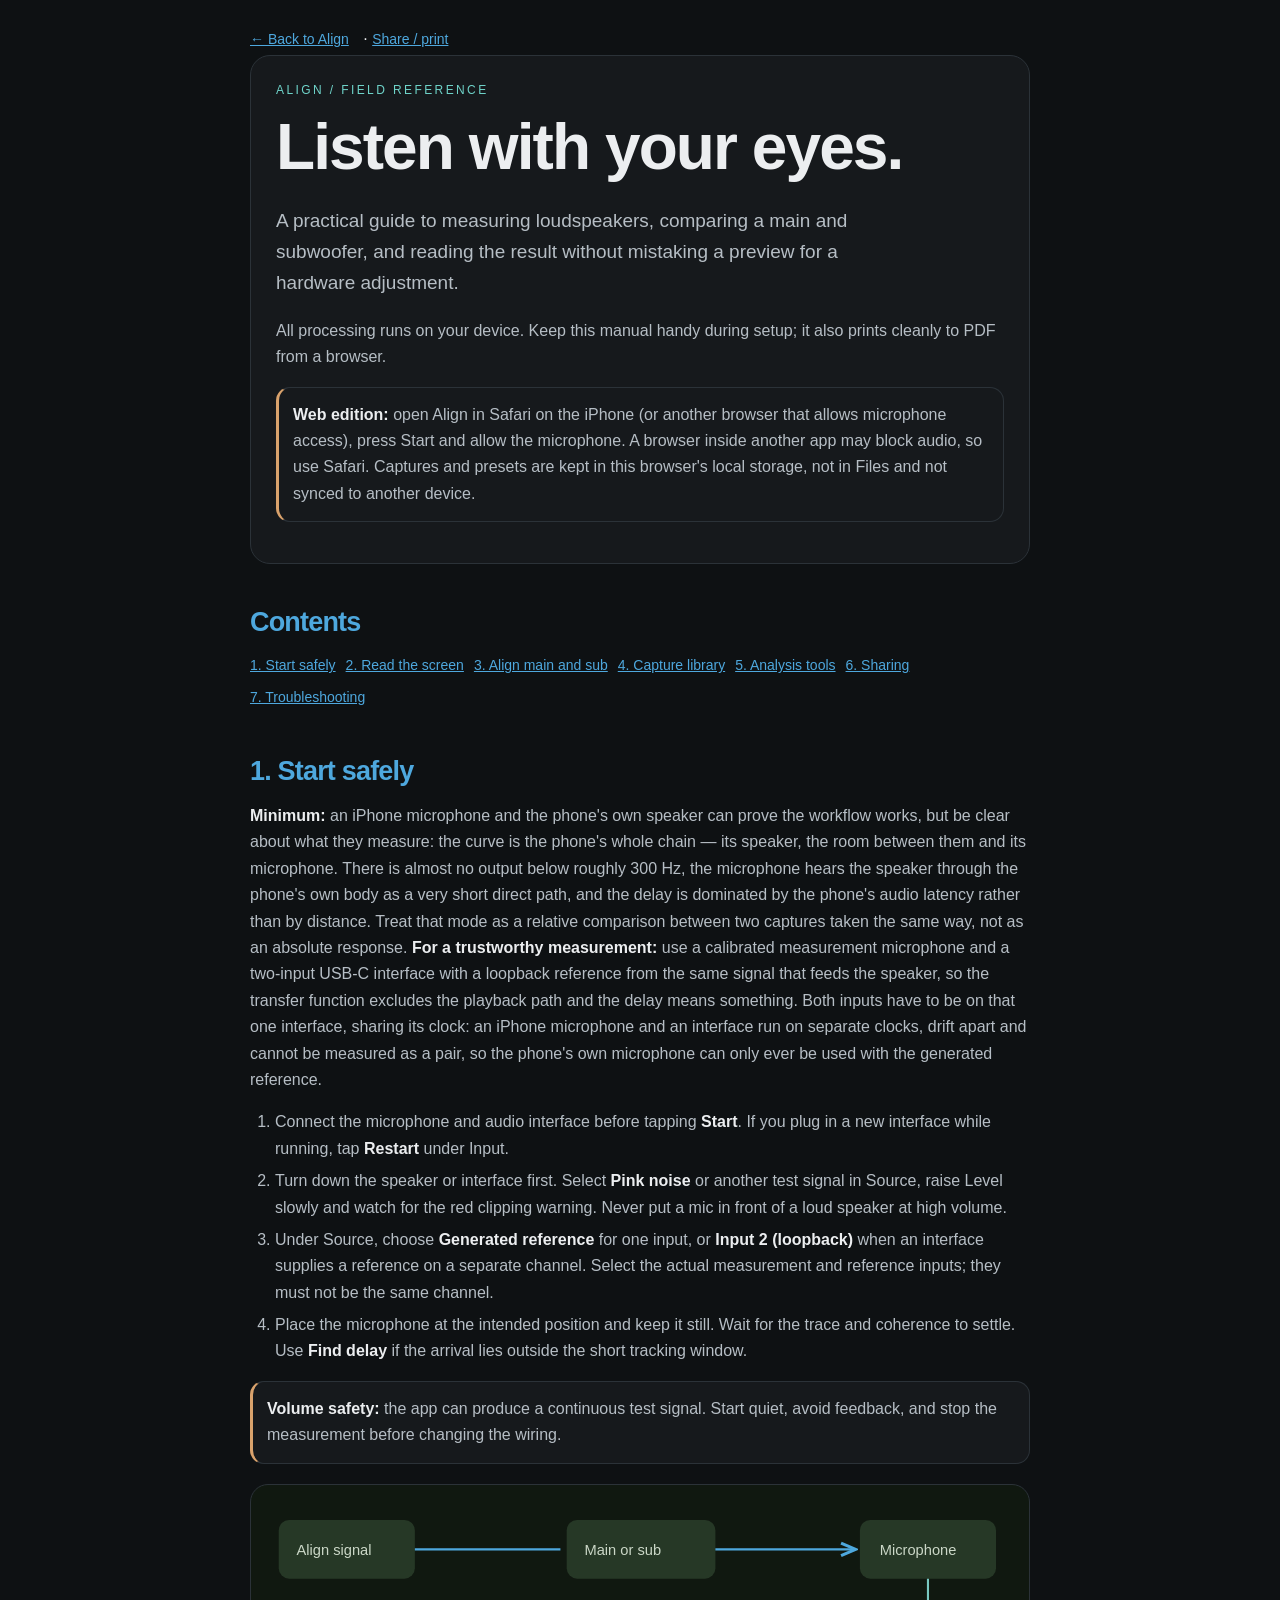
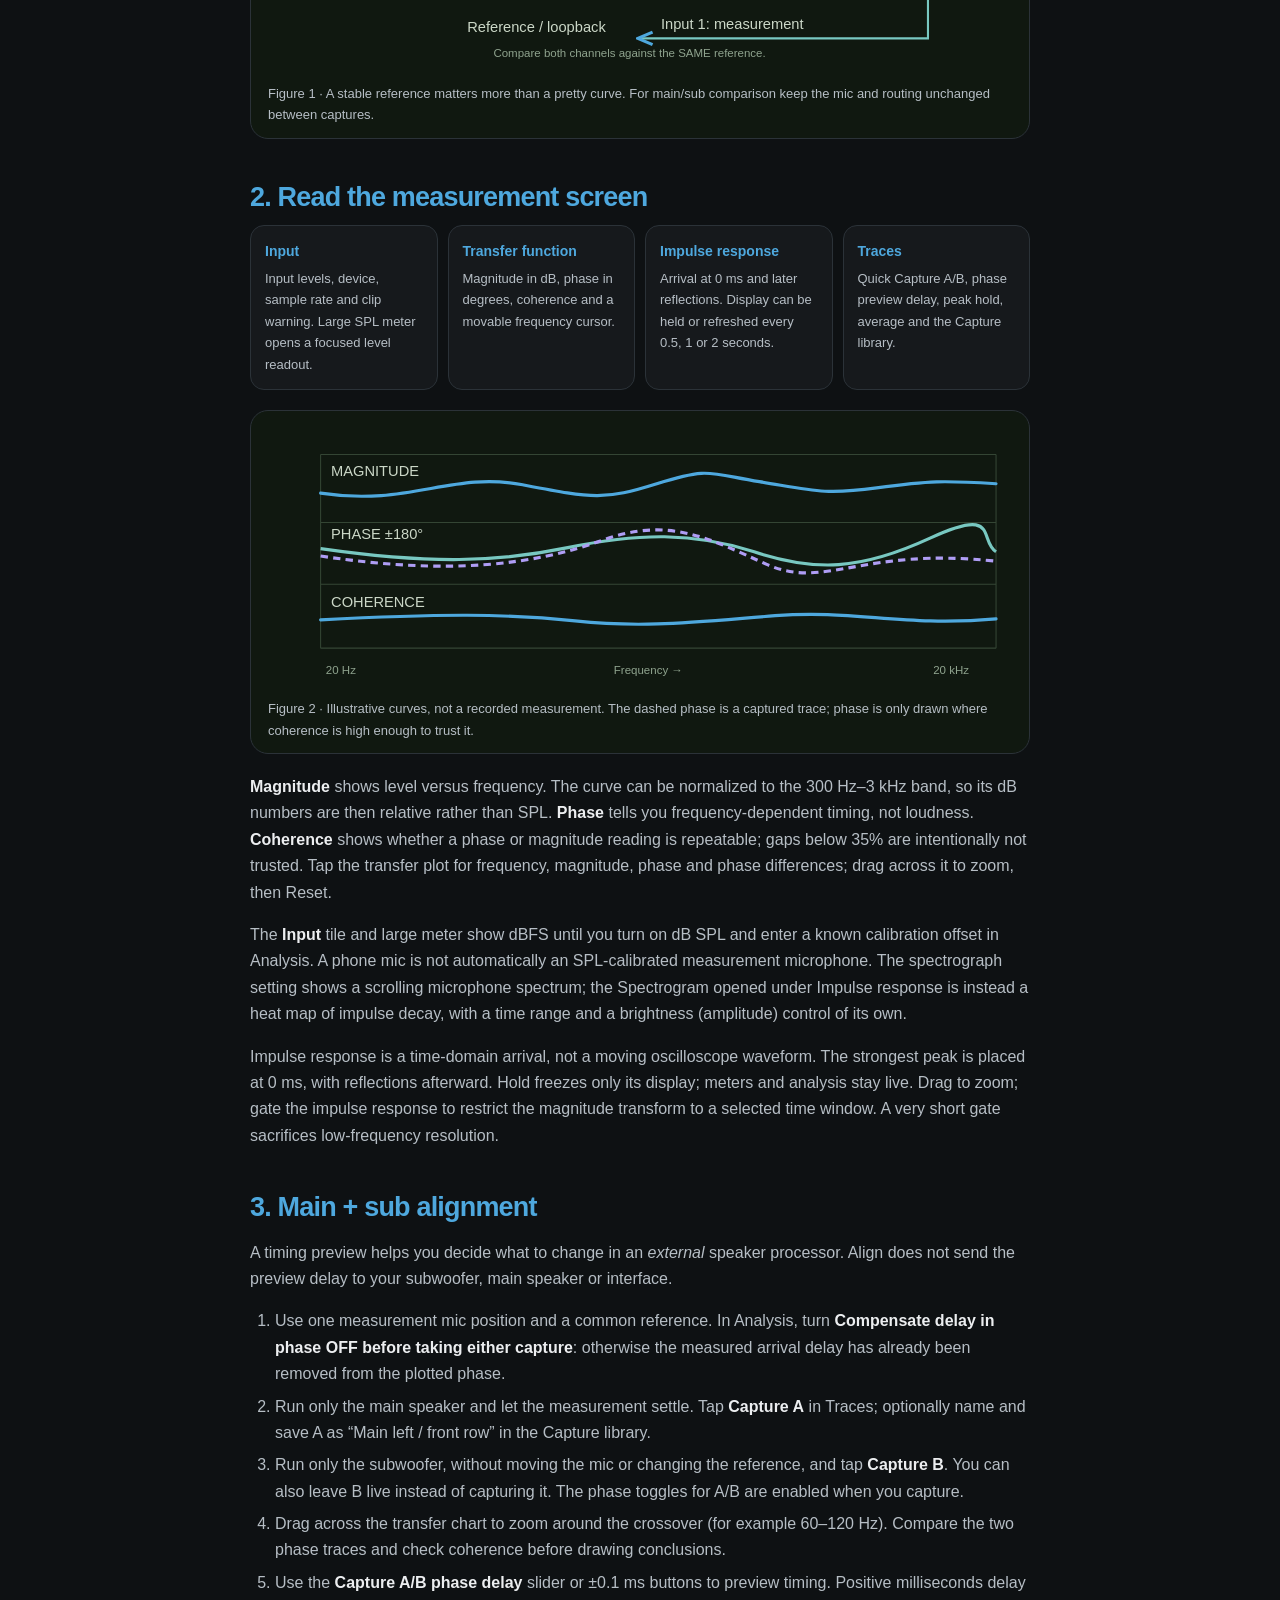
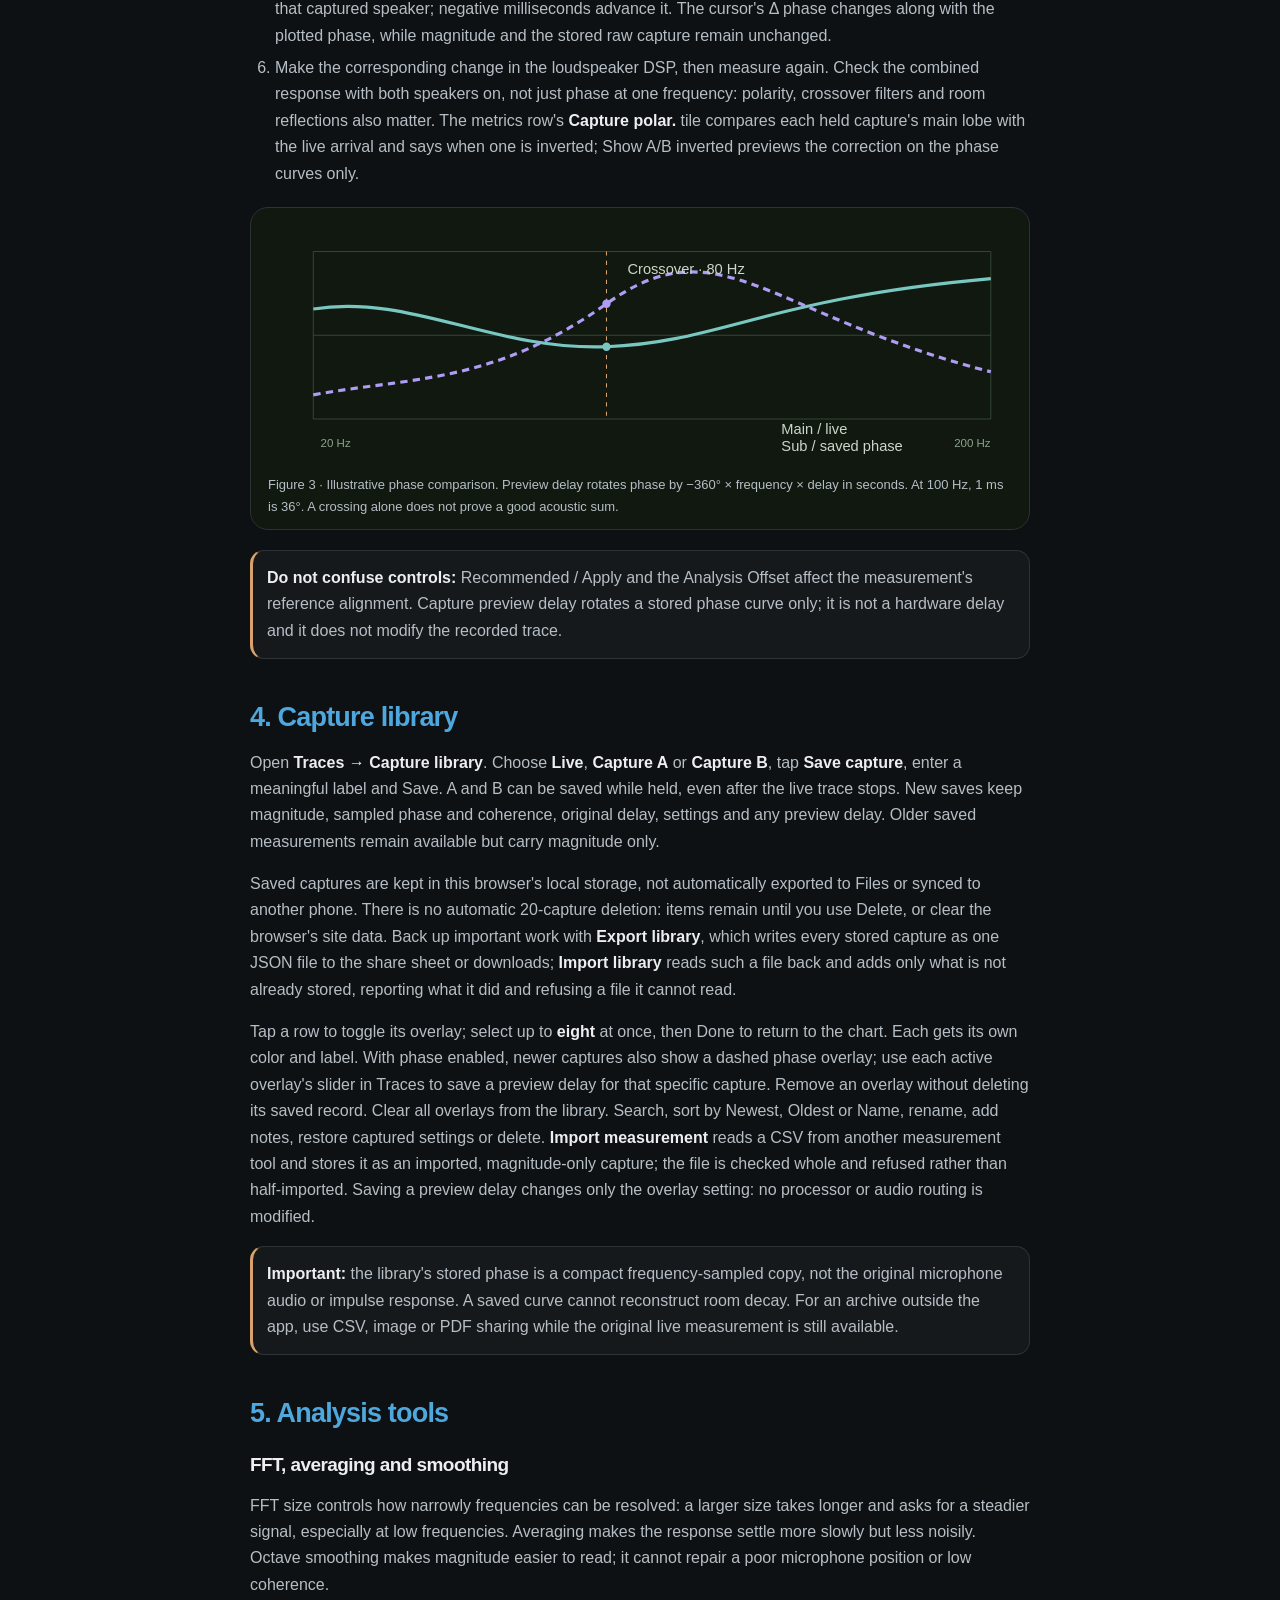
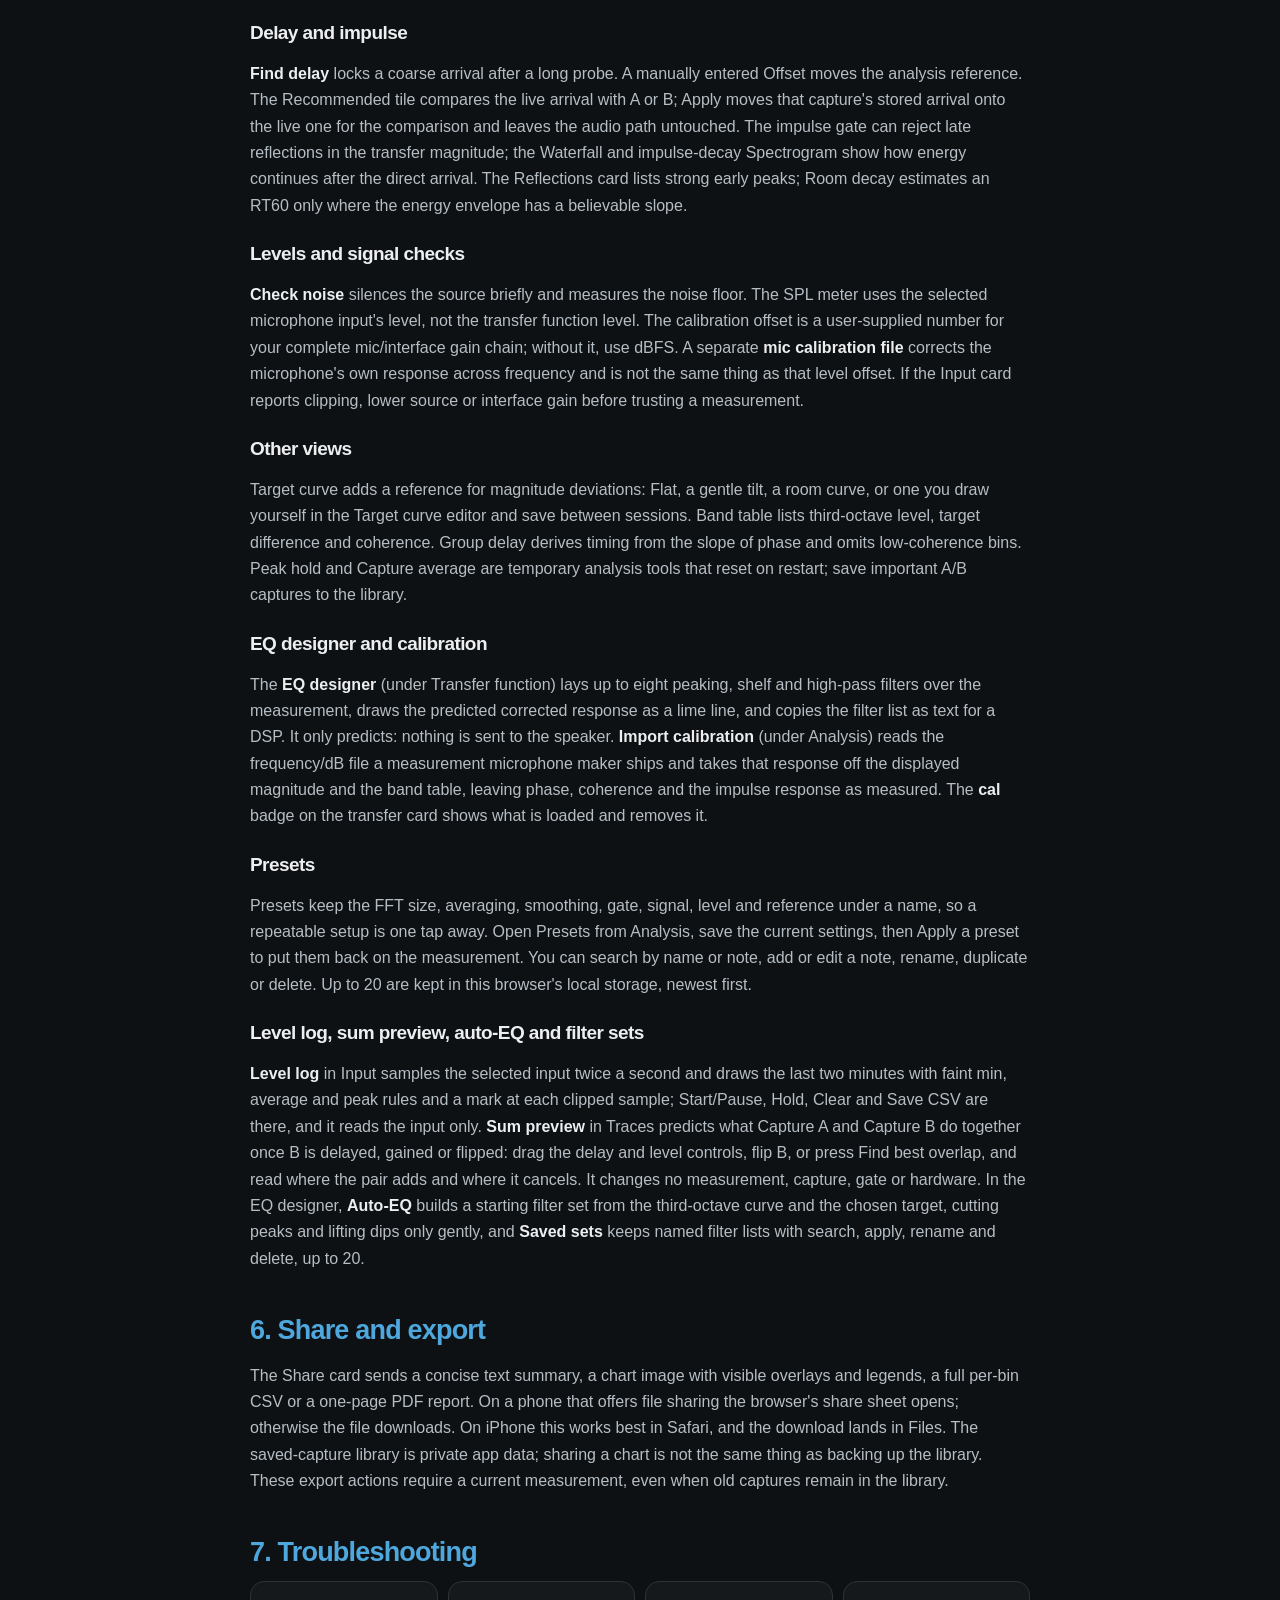
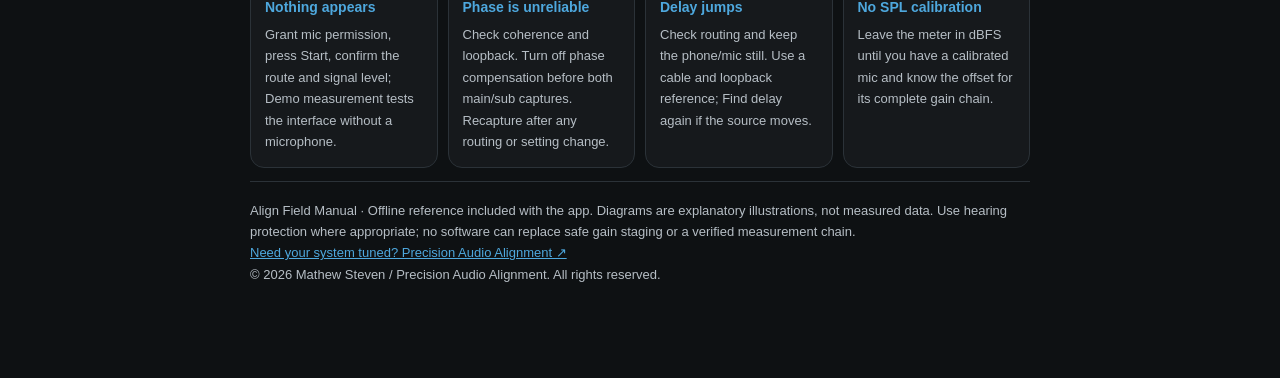
<file: manual.html>
<!doctype html>
<html lang="en">
<head>
<meta charset="utf-8"><meta name="viewport" content="width=device-width,initial-scale=1"><meta name="robots" content="noindex, nofollow, noarchive">
<title>Align — Field Manual</title>
<style>
:root{color-scheme:dark;--bg:#0e1113;--panel:#16191c;--line:#2b3238;--text:#eceef0;--muted:#b6bec5;--lime:#4ea8de;--teal:#6fd4ca;--orange:#d9a26c}*{box-sizing:border-box}html{scroll-behavior:smooth}body{margin:0;background:var(--bg);color:var(--text);font:16px/1.65 -apple-system,BlinkMacSystemFont,"Segoe UI",sans-serif}main{max-width:820px;margin:auto;padding:24px 20px 80px}h1,h2,h3{line-height:1.2;letter-spacing:-.03em}h1{font-size:clamp(38px,8vw,64px);margin:8px 0 10px}h2{font-size:27px;margin:42px 0 12px;color:var(--lime)}h3{font-size:19px;margin:24px 0 5px}p,li{color:var(--muted)}strong{color:var(--text)}a{color:var(--lime)}.eyebrow{font-size:12px;letter-spacing:.2em;text-transform:uppercase;color:var(--teal)}.hero{padding:25px;border:1px solid var(--line);background:var(--panel);border-radius:20px}.lead{font-size:19px;max-width:580px}.grid{display:grid;grid-template-columns:repeat(auto-fit,minmax(180px,1fr));gap:10px}.tile,.note{background:var(--panel);border:1px solid var(--line);border-radius:14px;padding:14px}.tile b{display:block;color:var(--lime);font-size:14px}.tile p{font-size:13px;margin:5px 0 0}.note{border-left:3px solid var(--orange);margin:16px 0}.note p{margin:0}.diagram{background:#101810;border:1px solid var(--line);border-radius:18px;padding:12px;margin:20px 0}.diagram svg{display:block;width:100%;height:auto}.diagram figcaption{font-size:13px;color:var(--muted);padding:8px 5px 0}svg text{font:14px -apple-system,sans-serif;fill:#cbd7c7}svg .small{font-size:11px;fill:#8fa38e}svg .trace{fill:none;stroke:#4ea8de;stroke-width:3;stroke-linejoin:round;stroke-linecap:round}svg .phase{fill:none;stroke:#78c8c1;stroke-width:3}svg .held{fill:none;stroke:#af9df5;stroke-width:3;stroke-dasharray:7 5}svg .gridline{stroke:#344534;stroke-width:1}ol,ul{padding-left:25px}li{margin:6px 0}nav a{display:inline-block;margin:4px 10px 4px 0;font-size:14px}.foot{border-top:1px solid var(--line);padding-top:18px;font-size:13px}@media print{:root{color-scheme:light;--bg:#fff;--panel:#f2f5ef;--text:#182319;--muted:#344137;--line:#b4c7b4;--lime:#287027;--teal:#176863;--orange:#a65d20}body{background:white}a{color:#176863}h2{break-after:avoid}.diagram,.tile,.note{break-inside:avoid}svg text{fill:#283d29}svg .small{fill:#456045}}
</style>
</head>
<body><main>
<nav aria-label="Manual actions"><a href="./">← Back to Align</a> · <a href="#" onclick="if (navigator.share) { navigator.share({title: 'Align field manual', url: location.href}).catch(() => {}); } else { window.print(); } return false;">Share / print</a></nav>
<div class="hero"><div class="eyebrow">Align / field reference</div><h1>Listen with your eyes.</h1><p class="lead">A practical guide to measuring loudspeakers, comparing a main and subwoofer, and reading the result without mistaking a preview for a hardware adjustment.</p><p>All processing runs on your device. Keep this manual handy during setup; it also prints cleanly to PDF from a browser.</p><div class="note"><p><strong>Web edition:</strong> open Align in Safari on the iPhone (or another browser that allows microphone access), press Start and allow the microphone. A browser inside another app may block audio, so use Safari. Captures and presets are kept in this browser's local storage, not in Files and not synced to another device.</p></div></div>
<nav aria-label="Contents"><h2>Contents</h2><a href="#start">1. Start safely</a><a href="#screen">2. Read the screen</a><a href="#align">3. Align main and sub</a><a href="#library">4. Capture library</a><a href="#tools">5. Analysis tools</a><a href="#export">6. Sharing</a><a href="#trouble">7. Troubleshooting</a></nav>
<section id="start"><h2>1. Start safely</h2><p><strong>Minimum:</strong> an iPhone microphone and the phone's own speaker can prove the workflow works, but be clear about what they measure: the curve is the phone's whole chain — its speaker, the room between them and its microphone. There is almost no output below roughly 300 Hz, the microphone hears the speaker through the phone's own body as a very short direct path, and the delay is dominated by the phone's audio latency rather than by distance. Treat that mode as a relative comparison between two captures taken the same way, not as an absolute response. <strong>For a trustworthy measurement:</strong> use a calibrated measurement microphone and a two-input USB-C interface with a loopback reference from the same signal that feeds the speaker, so the transfer function excludes the playback path and the delay means something. Both inputs have to be on that one interface, sharing its clock: an iPhone microphone and an interface run on separate clocks, drift apart and cannot be measured as a pair, so the phone's own microphone can only ever be used with the generated reference.</p><ol><li>Connect the microphone and audio interface before tapping <strong>Start</strong>. If you plug in a new interface while running, tap <strong>Restart</strong> under Input.</li><li>Turn down the speaker or interface first. Select <strong>Pink noise</strong> or another test signal in Source, raise Level slowly and watch for the red clipping warning. Never put a mic in front of a loud speaker at high volume.</li><li>Under Source, choose <strong>Generated reference</strong> for one input, or <strong>Input 2 (loopback)</strong> when an interface supplies a reference on a separate channel. Select the actual measurement and reference inputs; they must not be the same channel.</li><li>Place the microphone at the intended position and keep it still. Wait for the trace and coherence to settle. Use <strong>Find delay</strong> if the arrival lies outside the short tracking window.</li></ol><div class="note"><p><strong>Volume safety:</strong> the app can produce a continuous test signal. Start quiet, avoid feedback, and stop the measurement before changing the wiring.</p></div>
<figure class="diagram"><svg viewBox="0 0 720 170" role="img" aria-label="Signal flow from test signal to loudspeaker and reference loopback, with microphone returning to the measurement input"><defs><marker id="arrow" markerWidth="9" markerHeight="9" refX="7" refY="4" orient="auto"><path d="M1 1 L8 4 L1 7" fill="none" stroke="#4ea8de" stroke-width="1.5"/></marker></defs><rect x="15" y="22" width="130" height="56" rx="10" fill="#263826"/><text x="32" y="55">Align signal</text><rect x="290" y="22" width="142" height="56" rx="10" fill="#263826"/><text x="307" y="55">Main or sub</text><rect x="570" y="22" width="130" height="56" rx="10" fill="#263826"/><text x="589" y="55">Microphone</text><path d="M145 50 H284 M432 50 H564" stroke="#4ea8de" stroke-width="2" fill="none" marker-end="url(#arrow)"/><path d="M635 78 V135 H360" stroke="#78c8c1" stroke-width="2" fill="none" marker-end="url(#arrow)"/><text x="195" y="129">Reference / loopback</text><text x="380" y="126">Input 1: measurement</text><text class="small" x="220" y="153">Compare both channels against the SAME reference.</text></svg><figcaption>Figure 1 · A stable reference matters more than a pretty curve. For main/sub comparison keep the mic and routing unchanged between captures.</figcaption></figure></section>
<section id="screen"><h2>2. Read the measurement screen</h2><div class="grid"><div class="tile"><b>Input</b><p>Input levels, device, sample rate and clip warning. Large SPL meter opens a focused level readout.</p></div><div class="tile"><b>Transfer function</b><p>Magnitude in dB, phase in degrees, coherence and a movable frequency cursor.</p></div><div class="tile"><b>Impulse response</b><p>Arrival at 0 ms and later reflections. Display can be held or refreshed every 0.5, 1 or 2 seconds.</p></div><div class="tile"><b>Traces</b><p>Quick Capture A/B, phase preview delay, peak hold, average and the Capture library.</p></div></div>
<figure class="diagram"><svg viewBox="0 0 720 255" role="img" aria-label="Annotated transfer-function example with magnitude, phase and coherence panes"><path class="gridline" d="M55 30 H700 M55 95 H700 M55 154 H700 M55 215 H700 M55 30 V215 M700 30 V215"/><path class="trace" d="M55 67 C140 80 180 46 248 59 S325 74 376 58 S425 48 474 56 S535 69 586 62 S650 55 700 58"/><path class="phase" d="M55 120 C160 135 224 133 291 119 S411 104 469 123 S570 141 637 110 S683 112 700 123"/><path class="held" d="M55 127 C180 146 260 135 324 112 S425 110 481 135 S571 118 700 132"/><path class="trace" d="M55 188 C170 182 232 182 298 189 S412 190 489 184 S611 195 700 187"/><text x="65" y="51">MAGNITUDE</text><text x="65" y="111">PHASE  ±180°</text><text x="65" y="176">COHERENCE</text><text class="small" x="60" y="240">20 Hz</text><text class="small" x="335" y="240">Frequency →</text><text class="small" x="640" y="240">20 kHz</text></svg><figcaption>Figure 2 · Illustrative curves, not a recorded measurement. The dashed phase is a captured trace; phase is only drawn where coherence is high enough to trust it.</figcaption></figure>
<p><strong>Magnitude</strong> shows level versus frequency. The curve can be normalized to the 300 Hz–3 kHz band, so its dB numbers are then relative rather than SPL. <strong>Phase</strong> tells you frequency-dependent timing, not loudness. <strong>Coherence</strong> shows whether a phase or magnitude reading is repeatable; gaps below 35% are intentionally not trusted. Tap the transfer plot for frequency, magnitude, phase and phase differences; drag across it to zoom, then Reset.</p><p>The <strong>Input</strong> tile and large meter show dBFS until you turn on dB SPL and enter a known calibration offset in Analysis. A phone mic is not automatically an SPL-calibrated measurement microphone. The spectrograph setting shows a scrolling microphone spectrum; the Spectrogram opened under Impulse response is instead a heat map of impulse decay, with a time range and a brightness (amplitude) control of its own.</p><p>Impulse response is a time-domain arrival, not a moving oscilloscope waveform. The strongest peak is placed at 0 ms, with reflections afterward. Hold freezes only its display; meters and analysis stay live. Drag to zoom; gate the impulse response to restrict the magnitude transform to a selected time window. A very short gate sacrifices low-frequency resolution.</p></section>
<section id="align"><h2>3. Main + sub alignment</h2><p>A timing preview helps you decide what to change in an <em>external</em> speaker processor. Align does not send the preview delay to your subwoofer, main speaker or interface.</p><ol><li>Use one measurement mic position and a common reference. In Analysis, turn <strong>Compensate delay in phase OFF before taking either capture</strong>: otherwise the measured arrival delay has already been removed from the plotted phase.</li><li>Run only the main speaker and let the measurement settle. Tap <strong>Capture A</strong> in Traces; optionally name and save A as “Main left / front row” in the Capture library.</li><li>Run only the subwoofer, without moving the mic or changing the reference, and tap <strong>Capture B</strong>. You can also leave B live instead of capturing it. The phase toggles for A/B are enabled when you capture.</li><li>Drag across the transfer chart to zoom around the crossover (for example 60–120 Hz). Compare the two phase traces and check coherence before drawing conclusions.</li><li>Use the <strong>Capture A/B phase delay</strong> slider or ±0.1 ms buttons to preview timing. Positive milliseconds delay that captured speaker; negative milliseconds advance it. The cursor's Δ phase changes along with the plotted phase, while magnitude and the stored raw capture remain unchanged.</li><li>Make the corresponding change in the loudspeaker DSP, then measure again. Check the combined response with both speakers on, not just phase at one frequency: polarity, crossover filters and room reflections also matter. The metrics row's <strong>Capture polar.</strong> tile compares each held capture's main lobe with the live arrival and says when one is inverted; Show A/B inverted previews the correction on the phase curves only.</li></ol><figure class="diagram"><svg viewBox="0 0 720 235" role="img" aria-label="Illustration of a main and sub phase preview converging around an 80 hertz crossover"><path class="gridline" d="M48 30 H695 M48 110 H695 M48 190 H695 M48 30 V190 M695 30 V190"/><path class="phase" d="M48 85 C140 70 220 125 328 121 S481 75 695 56"/><path class="held" d="M48 167 C140 150 220 157 328 80 S481 90 695 145"/><path d="M328 30 V190" stroke="#d9a26c" stroke-dasharray="4 5"/><circle cx="328" cy="121" r="4" fill="#78c8c1"/><circle cx="328" cy="80" r="4" fill="#af9df5"/><text x="348" y="52">Crossover · 80 Hz</text><text x="495" y="204">Main / live</text><text x="495" y="221">Sub / saved phase</text><text class="small" x="55" y="217">20 Hz</text><text class="small" x="660" y="217">200 Hz</text></svg><figcaption>Figure 3 · Illustrative phase comparison. Preview delay rotates phase by −360° × frequency × delay in seconds. At 100 Hz, 1 ms is 36°. A crossing alone does not prove a good acoustic sum.</figcaption></figure><div class="note"><p><strong>Do not confuse controls:</strong> Recommended / Apply and the Analysis Offset affect the measurement's reference alignment. Capture preview delay rotates a stored phase curve only; it is not a hardware delay and it does not modify the recorded trace.</p></div></section>
<section id="library"><h2>4. Capture library</h2><p>Open <strong>Traces → Capture library</strong>. Choose <strong>Live</strong>, <strong>Capture A</strong> or <strong>Capture B</strong>, tap <strong>Save capture</strong>, enter a meaningful label and Save. A and B can be saved while held, even after the live trace stops. New saves keep magnitude, sampled phase and coherence, original delay, settings and any preview delay. Older saved measurements remain available but carry magnitude only.</p><p>Saved captures are kept in this browser's local storage, not automatically exported to Files or synced to another phone. There is no automatic 20-capture deletion: items remain until you use Delete, or clear the browser's site data. Back up important work with <strong>Export library</strong>, which writes every stored capture as one JSON file to the share sheet or downloads; <strong>Import library</strong> reads such a file back and adds only what is not already stored, reporting what it did and refusing a file it cannot read.</p><p>Tap a row to toggle its overlay; select up to <strong>eight</strong> at once, then Done to return to the chart. Each gets its own color and label. With phase enabled, newer captures also show a dashed phase overlay; use each active overlay's slider in Traces to save a preview delay for that specific capture. Remove an overlay without deleting its saved record. Clear all overlays from the library. Search, sort by Newest, Oldest or Name, rename, add notes, restore captured settings or delete. <strong>Import measurement</strong> reads a CSV from another measurement tool and stores it as an imported, magnitude-only capture; the file is checked whole and refused rather than half-imported. Saving a preview delay changes only the overlay setting: no processor or audio routing is modified.</p><div class="note"><p><strong>Important:</strong> the library's stored phase is a compact frequency-sampled copy, not the original microphone audio or impulse response. A saved curve cannot reconstruct room decay. For an archive outside the app, use CSV, image or PDF sharing while the original live measurement is still available.</p></div></section>
<section id="tools"><h2>5. Analysis tools</h2><h3>FFT, averaging and smoothing</h3><p>FFT size controls how narrowly frequencies can be resolved: a larger size takes longer and asks for a steadier signal, especially at low frequencies. Averaging makes the response settle more slowly but less noisily. Octave smoothing makes magnitude easier to read; it cannot repair a poor microphone position or low coherence.</p><h3>Delay and impulse</h3><p><strong>Find delay</strong> locks a coarse arrival after a long probe. A manually entered Offset moves the analysis reference. The Recommended tile compares the live arrival with A or B; Apply moves that capture's stored arrival onto the live one for the comparison and leaves the audio path untouched. The impulse gate can reject late reflections in the transfer magnitude; the Waterfall and impulse-decay Spectrogram show how energy continues after the direct arrival. The Reflections card lists strong early peaks; Room decay estimates an RT60 only where the energy envelope has a believable slope.</p><h3>Levels and signal checks</h3><p><strong>Check noise</strong> silences the source briefly and measures the noise floor. The SPL meter uses the selected microphone input's level, not the transfer function level. The calibration offset is a user-supplied number for your complete mic/interface gain chain; without it, use dBFS. A separate <strong>mic calibration file</strong> corrects the microphone's own response across frequency and is not the same thing as that level offset. If the Input card reports clipping, lower source or interface gain before trusting a measurement.</p><h3>Other views</h3><p>Target curve adds a reference for magnitude deviations: Flat, a gentle tilt, a room curve, or one you draw yourself in the Target curve editor and save between sessions. Band table lists third-octave level, target difference and coherence. Group delay derives timing from the slope of phase and omits low-coherence bins. Peak hold and Capture average are temporary analysis tools that reset on restart; save important A/B captures to the library.</p><h3>EQ designer and calibration</h3><p>The <strong>EQ designer</strong> (under Transfer function) lays up to eight peaking, shelf and high-pass filters over the measurement, draws the predicted corrected response as a lime line, and copies the filter list as text for a DSP. It only predicts: nothing is sent to the speaker. <strong>Import calibration</strong> (under Analysis) reads the frequency/dB file a measurement microphone maker ships and takes that response off the displayed magnitude and the band table, leaving phase, coherence and the impulse response as measured. The <strong>cal</strong> badge on the transfer card shows what is loaded and removes it.</p><h3>Presets</h3><p>Presets keep the FFT size, averaging, smoothing, gate, signal, level and reference under a name, so a repeatable setup is one tap away. Open Presets from Analysis, save the current settings, then Apply a preset to put them back on the measurement. You can search by name or note, add or edit a note, rename, duplicate or delete. Up to 20 are kept in this browser's local storage, newest first.</p><h3>Level log, sum preview, auto-EQ and filter sets</h3><p><strong>Level log</strong> in Input samples the selected input twice a second and draws the last two minutes with faint min, average and peak rules and a mark at each clipped sample; Start/Pause, Hold, Clear and Save CSV are there, and it reads the input only. <strong>Sum preview</strong> in Traces predicts what Capture A and Capture B do together once B is delayed, gained or flipped: drag the delay and level controls, flip B, or press Find best overlap, and read where the pair adds and where it cancels. It changes no measurement, capture, gate or hardware. In the EQ designer, <strong>Auto-EQ</strong> builds a starting filter set from the third-octave curve and the chosen target, cutting peaks and lifting dips only gently, and <strong>Saved sets</strong> keeps named filter lists with search, apply, rename and delete, up to 20.</p></section>
<section id="export"><h2>6. Share and export</h2><p>The Share card sends a concise text summary, a chart image with visible overlays and legends, a full per-bin CSV or a one-page PDF report. On a phone that offers file sharing the browser's share sheet opens; otherwise the file downloads. On iPhone this works best in Safari, and the download lands in Files. The saved-capture library is private app data; sharing a chart is not the same thing as backing up the library. These export actions require a current measurement, even when old captures remain in the library.</p></section>
<section id="trouble"><h2>7. Troubleshooting</h2><div class="grid"><div class="tile"><b>Nothing appears</b><p>Grant mic permission, press Start, confirm the route and signal level; Demo measurement tests the interface without a microphone.</p></div><div class="tile"><b>Phase is unreliable</b><p>Check coherence and loopback. Turn off phase compensation before both main/sub captures. Recapture after any routing or setting change.</p></div><div class="tile"><b>Delay jumps</b><p>Check routing and keep the phone/mic still. Use a cable and loopback reference; Find delay again if the source moves.</p></div><div class="tile"><b>No SPL calibration</b><p>Leave the meter in dBFS until you have a calibrated mic and know the offset for its complete gain chain.</p></div></div><p class="foot">Align Field Manual · Offline reference included with the app. Diagrams are explanatory illustrations, not measured data. Use hearing protection where appropriate; no software can replace safe gain staging or a verified measurement chain.<br><a href="https://precisionaudioalignment.com/" target="_blank" rel="noopener noreferrer">Need your system tuned? Precision Audio Alignment ↗</a><br>© <span id="manualYear">2026</span> Mathew Steven / Precision Audio Alignment. All rights reserved.</p></section>
</main><script>document.getElementById('manualYear').textContent = new Date().getFullYear();</script></body></html>
</file>
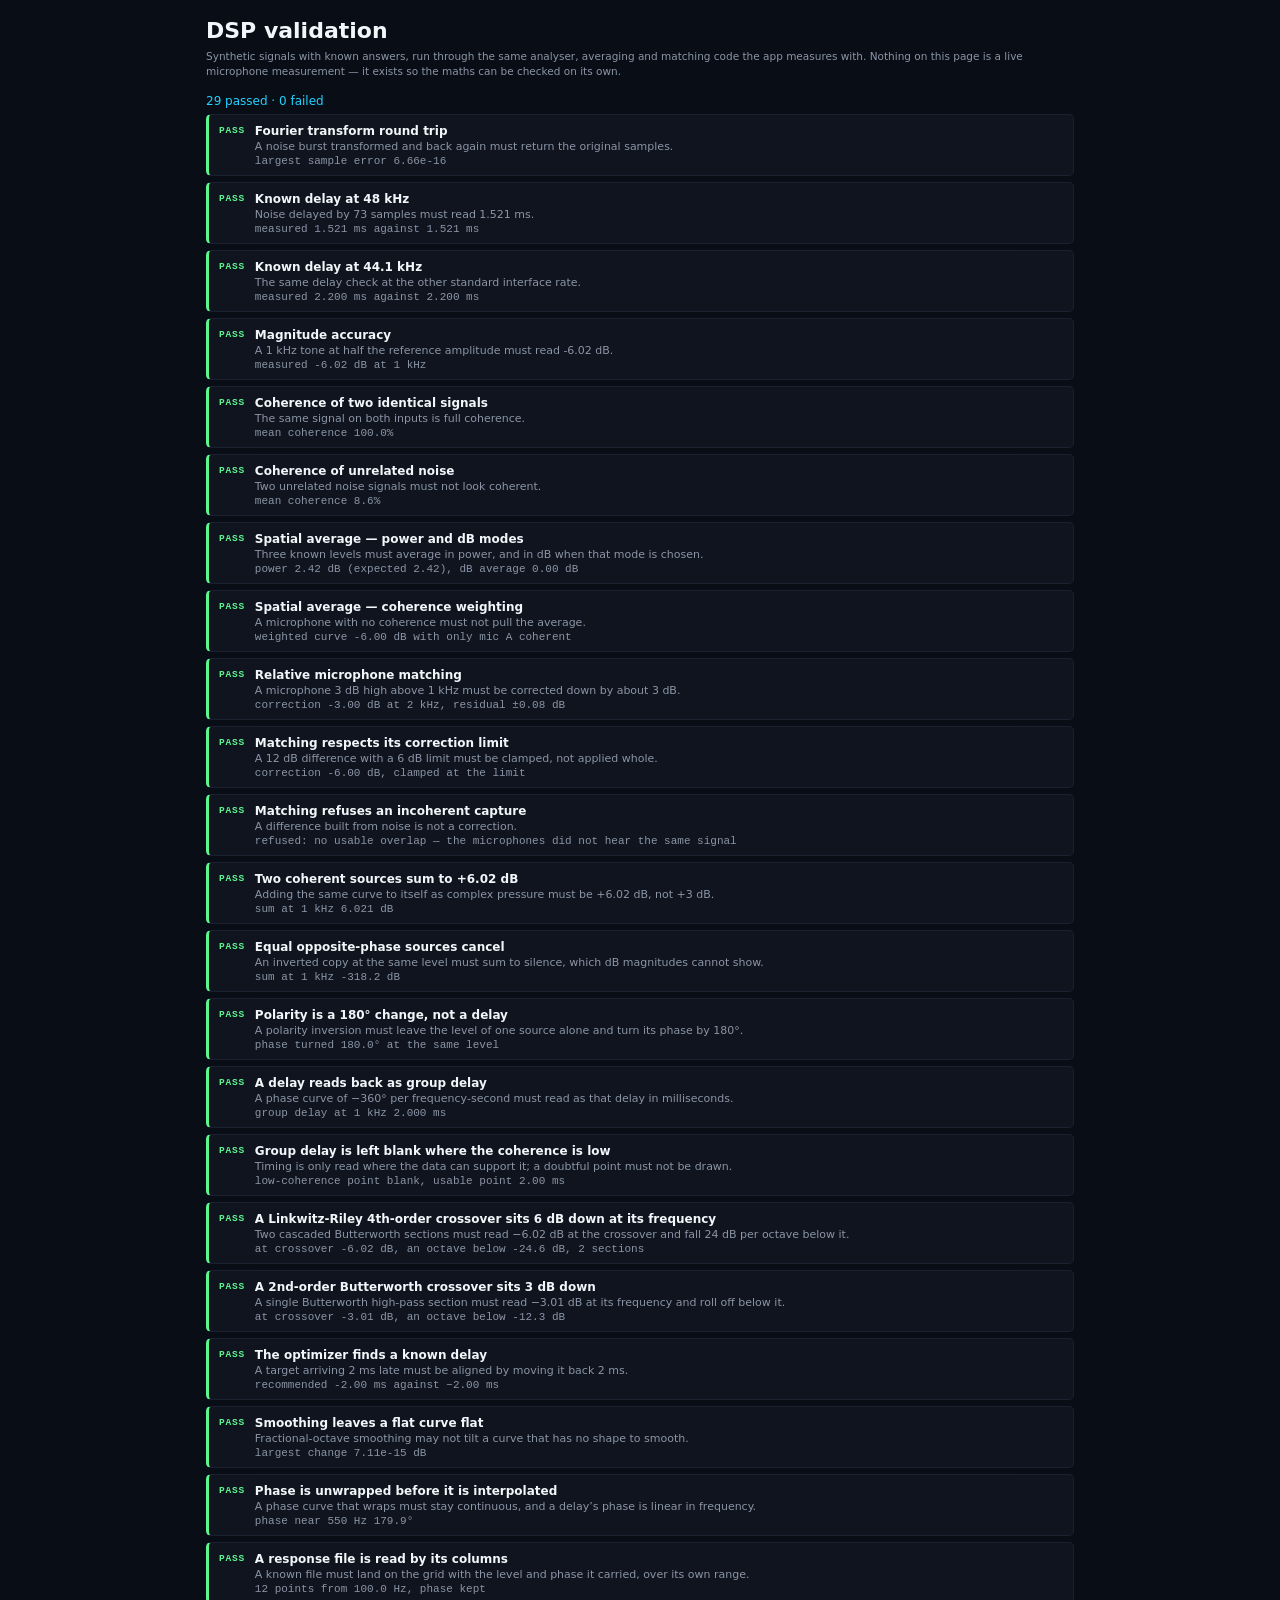
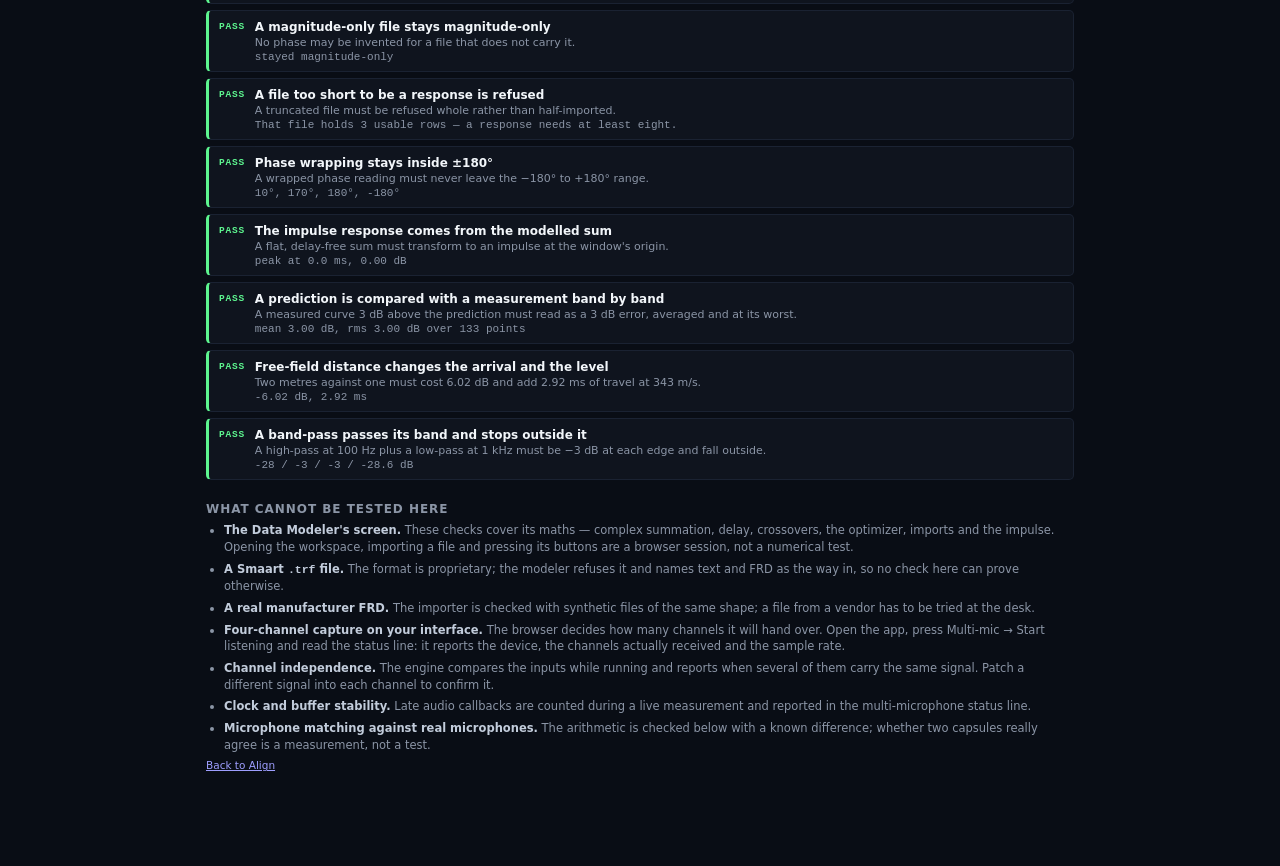
<file: validate.html>
<!doctype html>
<html lang="en">
<head>
<meta charset="utf-8" />
<meta name="viewport" content="width=device-width, initial-scale=1" />
<meta name="theme-color" content="#080a09" />
<title>Align — DSP validation</title>
<link rel="stylesheet" href="css/styles.css" />
<link rel="stylesheet" href="css/instrument.css" />
</head>
<body class="validation-page">
<main class="validation">
  <header class="validation-head">
    <h1>DSP validation</h1>
    <p class="source-hint">
      Synthetic signals with known answers, run through the same analyser, averaging
      and matching code the app measures with. Nothing on this page is a live
      microphone measurement — it exists so the maths can be checked on its own.
    </p>
  </header>

  <section id="validationResults" class="validation-results">
    <p class="source-hint">Running…</p>
  </section>

  <section class="validation-note">
    <h2>What cannot be tested here</h2>
    <ul class="validation-list">
      <li><b>The Data Modeler's screen.</b> These checks cover its maths — complex summation, delay, crossovers, the optimizer, imports and the impulse. Opening the workspace, importing a file and pressing its buttons are a browser session, not a numerical test.</li>
      <li><b>A Smaart <code>.trf</code> file.</b> The format is proprietary; the modeler refuses it and names text and FRD as the way in, so no check here can prove otherwise.</li>
      <li><b>A real manufacturer FRD.</b> The importer is checked with synthetic files of the same shape; a file from a vendor has to be tried at the desk.</li>
      <li><b>Four-channel capture on your interface.</b> The browser decides how many channels it will hand over. Open the app, press Multi-mic → Start listening and read the status line: it reports the device, the channels actually received and the sample rate.</li>
      <li><b>Channel independence.</b> The engine compares the inputs while running and reports when several of them carry the same signal. Patch a different signal into each channel to confirm it.</li>
      <li><b>Clock and buffer stability.</b> Late audio callbacks are counted during a live measurement and reported in the multi-microphone status line.</li>
      <li><b>Microphone matching against real microphones.</b> The arithmetic is checked below with a known difference; whether two capsules really agree is a measurement, not a test.</li>
    </ul>
  </section>

  <p class="source-hint"><a href="index.html">Back to Align</a></p>
</main>
<script type="module" src="js/validation.js"></script>
</body>
</html>
</file>
<file: css/styles.css>
:root {
  --bg: #060911;
  --bg-soft: #0c1220;
  --panel: #101827;
  --panel-2: #162134;
  --line: rgba(150, 190, 255, 0.14);
  --line-strong: rgba(150, 190, 255, 0.28);
  --text: #f7fbff;
  --text-soft: #d3dcec;
  --dim: #9dacc0;
  --accent: #22d3ff;
  --accent-bright: #a6f2ff;
  --accent-deep: #0f8fc4;
  --accent-rgb: 34, 211, 255;
  --phase: #2ff2b8;
  --phase-rgb: 47, 242, 184;
  --violet: #ffb04d;
  --amber-rgb: 255, 176, 77;
  --lime: #a6f14d;
  --good: #5df58f;
  --warn: #ff6b5a;
  --magenta: #ff5cc8;
  --radius: 12px;
  color-scheme: dark;
}

* {
  box-sizing: border-box;
  -webkit-tap-highlight-color: transparent;
}

/* An app rather than a document: a second tap on a control must not zoom the
   view, which is what makes a Home Screen launch feel like a web page. */
.btn,
select,
input,
summary {
  touch-action: manipulation;
}

[hidden] {
  display: none !important;
}

html {
  min-height: 100%;
  background-color: var(--bg);
  background-image:
    radial-gradient(720px 420px at 8% -6%, rgba(var(--accent-rgb), 0.1), rgba(var(--accent-rgb), 0) 62%),
    radial-gradient(660px 460px at 96% 0%, rgba(var(--phase-rgb), 0.08), rgba(var(--phase-rgb), 0) 60%),
    radial-gradient(820px 620px at 50% 104%, rgba(var(--accent-rgb), 0.05), rgba(var(--accent-rgb), 0) 64%);
  background-repeat: no-repeat;
}

html,
body {
  margin: 0;
  padding: 0;
  color: var(--text);
  font-family: -apple-system, BlinkMacSystemFont, "Segoe UI", Roboto, system-ui, sans-serif;
  font-size: 15px;
  -webkit-text-size-adjust: 100%;
}

body {
  background: transparent;
  padding: 0 12px calc(26px + env(safe-area-inset-bottom));
  max-width: 880px;
  margin: 0 auto;
}

/* ---------- header ---------- */

.topbar {
  display: block;
  padding: calc(16px + env(safe-area-inset-top)) 2px 12px;
  position: sticky;
  top: 0;
  background: var(--bg);
  z-index: 5;
}

.brand-row {
  display: flex;
  align-items: center;
  justify-content: space-between;
  gap: 10px;
}

.brand {
  min-width: 0;
}

.brand h1 {
  position: relative;
  margin: 0;
  padding-left: 18px;
  font-size: 27px;
  letter-spacing: 0;
  font-weight: 600;
  color: var(--text);
}

.brand h1::before {
  content: "";
  position: absolute;
  left: 0;
  top: 50%;
  width: 9px;
  height: 9px;
  margin-top: -5px;
  border-radius: 50%;
  background: radial-gradient(circle at 34% 30%, var(--accent-bright), var(--accent) 58%, var(--accent-deep));
  box-shadow: 0 0 12px rgba(var(--accent-rgb), 0.5);
}

.brand .sub {
  margin: 3px 0 0 18px;
  font-size: 11px;
  color: var(--dim);
  letter-spacing: 0;
  text-transform: none;
  white-space: nowrap;
  overflow: hidden;
  text-overflow: ellipsis;
}

.top-right {
  display: flex;
  align-items: center;
  gap: 8px;
  flex: none;
}

.status {
  display: inline-flex;
  align-items: center;
  gap: 7px;
  width: 100%;
  margin-top: 9px;
  padding: 5px 10px 5px 9px;
  border: 1px solid var(--line);
  border-radius: 999px;
  background: rgba(18, 24, 17, 0.72);
  font-size: 11px;
  line-height: 1.35;
  color: var(--dim);
  max-height: 3.6em;
  overflow: hidden;
}

.status::before {
  content: "";
  flex: none;
  width: 6px;
  height: 6px;
  border-radius: 50%;
  background: currentColor;
  box-shadow: 0 0 8px currentColor;
  opacity: 0.9;
}

.status.ok {
  color: var(--good);
  border-color: rgba(var(--accent-rgb), 0.34);
  background: rgba(26, 38, 18, 0.75);
}

.status.err {
  color: var(--warn);
  border-color: rgba(255, 138, 122, 0.32);
  background: rgba(42, 21, 18, 0.72);
}

/* ---------- buttons ---------- */

.btn {
  appearance: none;
  -webkit-appearance: none;
  font: inherit;
  font-size: 13px;
  font-weight: 600;
  color: var(--text);
  padding: 9px 15px;
  border-radius: 999px;
  border: 1px solid var(--line);
  background: rgba(255, 255, 255, 0.07);
  cursor: pointer;
  -webkit-user-select: none;
  user-select: none;
  transition:
    transform 0.12s ease,
    background-color 0.2s ease,
    border-color 0.2s ease;
}

.btn:active {
  transform: scale(0.97);
  background: rgba(255, 255, 255, 0.12);
}

.btn:disabled {
  opacity: 0.45;
}

.btn-power {
  border-color: transparent;
  background: var(--accent);
  color: #0c1008;
  font-weight: 600;
}

.btn-power.on {
  background: rgba(255, 255, 255, 0.08);
  border-color: var(--line);
  color: var(--text);
}

/* Icon-only control for the bar at the top: the share sheet. */
.btn-icon {
  display: inline-flex;
  align-items: center;
  justify-content: center;
  flex: none;
  width: 34px;
  height: 34px;
  padding: 0;
  border-radius: 11px;
  color: var(--text-soft);
  -webkit-touch-callout: none;
}

.btn-icon svg {
  width: 17px;
  height: 17px;
  fill: none;
  stroke: currentColor;
  stroke-width: 1.7;
  stroke-linecap: round;
  stroke-linejoin: round;
}

.btn-icon:active {
  transform: scale(0.94);
}

/* ---------- cards ---------- */

.card {
  position: relative;
  background: var(--panel);
  border: 1px solid var(--line);
  border-radius: 20px;
  padding: 14px;
  margin-bottom: 12px;
  box-shadow:
    0 1px 0 rgba(255, 255, 255, 0.025) inset,
    0 12px 28px rgba(0, 0, 0, 0.22);
}

.card h2 {
  display: flex;
  align-items: center;
  gap: 8px;
  margin: 0;
  font-size: 15px;
  font-weight: 600;
  letter-spacing: 0;
  text-transform: none;
  color: var(--text);
}

.card h2::before {
  display: none;
}

.card-head {
  display: flex;
  align-items: center;
  justify-content: space-between;
  gap: 10px;
  margin-bottom: 10px;
}

.readout {
  flex: 0 1 auto;
  min-width: 0;
  padding: 3px 9px;
  border: 1px solid var(--line);
  border-radius: 999px;
  background: rgba(9, 13, 9, 0.7);
  font-family: ui-monospace, SFMono-Regular, Menlo, monospace;
  font-size: 11px;
  color: var(--accent);
  text-align: right;
  white-space: nowrap;
  overflow: hidden;
  text-overflow: ellipsis;
}

/* ---------- charts ---------- */

.chart-wrap {
  width: 100%;
}

.chart-wrap.tf {
  height: 330px;
}

.chart-wrap.ir {
  height: 170px;
}

canvas {
  display: block;
  width: 100%;
  height: 100%;
  touch-action: none;
}

/* ---------- metrics ---------- */

.metrics {
  display: grid;
  grid-template-columns: repeat(3, 1fr);
  gap: 9px;
  margin-bottom: 14px;
}

.metric {
  background: var(--panel);
  border: 1px solid var(--line);
  border-radius: 14px;
  padding: 10px 11px;
  display: flex;
  flex-direction: column;
  gap: 2px;
  min-width: 0;
}

.metric .k {
  font-size: 10px;
  color: var(--dim);
  text-transform: uppercase;
  letter-spacing: 0.06em;
  white-space: nowrap;
  overflow: hidden;
  text-overflow: ellipsis;
}

.metric .v {
  font-size: 17px;
  font-weight: 600;
  font-variant-numeric: tabular-nums;
  color: var(--text);
  white-space: nowrap;
  overflow: hidden;
  text-overflow: ellipsis;
}

.v.good {
  color: var(--good);
}

.v.bad {
  color: var(--warn);
}

/* ---------- rows and controls ---------- */

.controls h2 {
  margin: 20px 0 8px;
}

.controls h2:first-child {
  margin-top: 0;
}

.row {
  display: flex;
  align-items: center;
  justify-content: space-between;
  gap: 12px;
  padding: 8px 0;
  border-bottom: 1px solid rgba(160, 190, 150, 0.08);
}

.row:last-child {
  border-bottom: 0;
}

.row > label {
  font-size: 13px;
  color: var(--text);
  display: flex;
  align-items: center;
  gap: 8px;
}

.row .hint {
  color: var(--dim);
  font-size: 11px;
  letter-spacing: 0.02em;
}

select,
input[type="number"] {
  -webkit-appearance: none;
  appearance: none;
  background-color: rgba(9, 13, 9, 0.85);
  color: var(--text);
  border: 1px solid var(--line-strong);
  border-radius: 10px;
  padding: 8px 11px;
  font: inherit;
  font-size: 13px;
  min-width: 130px;
  max-width: 58%;
  box-shadow: 0 1px 2px rgba(0, 0, 0, 0.35) inset;
  transition:
    border-color 0.18s ease,
    box-shadow 0.18s ease;
}

select {
  padding-right: 30px;
  background-image: url("data:image/svg+xml;utf8,<svg xmlns='http://www.w3.org/2000/svg' width='10' height='6' viewBox='0 0 10 6'><path d='M1 1.2l4 4 4-4' fill='none' stroke='%239c9f95' stroke-width='1.6' stroke-linecap='round' stroke-linejoin='round'/></svg>");
  background-repeat: no-repeat;
  background-position: right 10px center;
  background-size: 10px 6px;
}

select:focus-visible,
input[type="number"]:focus-visible {
  outline: none;
  border-color: rgba(var(--accent-rgb), 0.55);
  box-shadow: 0 0 0 3px rgba(var(--accent-rgb), 0.14);
}

input[type="range"] {
  -webkit-appearance: none;
  appearance: none;
  width: 50%;
  height: 28px;
  background: transparent;
}

input[type="range"]::-webkit-slider-runnable-track {
  height: 6px;
  border-radius: 999px;
  background: linear-gradient(
    90deg,
    rgba(var(--accent-rgb), 0.85),
    rgba(var(--phase-rgb), 0.36) 62%,
    rgba(160, 190, 150, 0.18)
  );
  box-shadow: 0 1px 0 rgba(255, 255, 255, 0.05) inset;
}

input[type="range"]::-webkit-slider-thumb {
  -webkit-appearance: none;
  width: 22px;
  height: 22px;
  margin-top: -8px;
  border-radius: 50%;
  background: radial-gradient(circle at 33% 28%, #eaffc0, var(--accent) 62%, var(--accent-deep));
  border: none;
  box-shadow:
    0 2px 6px rgba(0, 0, 0, 0.55),
    0 0 0 4px rgba(var(--accent-rgb), 0.12);
}

input[type="range"]::-moz-range-track {
  height: 6px;
  border-radius: 999px;
  background: linear-gradient(
    90deg,
    rgba(var(--accent-rgb), 0.85),
    rgba(var(--phase-rgb), 0.36) 62%,
    rgba(160, 190, 150, 0.18)
  );
}

input[type="range"]::-moz-range-thumb {
  width: 20px;
  height: 20px;
  border: none;
  border-radius: 50%;
  background: radial-gradient(circle at 33% 28%, #eaffc0, var(--accent) 62%, var(--accent-deep));
  box-shadow:
    0 2px 6px rgba(0, 0, 0, 0.55),
    0 0 0 4px rgba(var(--accent-rgb), 0.12);
}

.row.btns,
.row.btn-row {
  justify-content: flex-start;
  gap: 10px;
  flex-wrap: wrap;
}

.row .check,
.chk {
  display: inline-flex;
  align-items: center;
  gap: 7px;
  font-size: 12px;
  color: var(--text-soft);
}

input[type="checkbox"] {
  accent-color: var(--accent);
  width: 17px;
  height: 17px;
}

.controls .btn {
  padding: 8px 13px;
  font-size: 12px;
}

/* ---------- EQ suggestions ---------- */

.eq-list {
  list-style: none;
  margin: 10px 0 0;
  padding: 0;
}

.eq-list li {
  display: flex;
  justify-content: space-between;
  gap: 12px;
  padding: 8px 2px;
  border-bottom: 1px solid rgba(160, 190, 150, 0.08);
  font-family: ui-monospace, SFMono-Regular, Menlo, monospace;
  font-size: 13px;
  font-variant-numeric: tabular-nums;
}

.eq-list li:last-child {
  border-bottom: 0;
}

.eq-list li > span:first-child {
  color: var(--text);
}

.eq-list li > span:last-child {
  color: var(--accent-bright);
  font-weight: 600;
}

.eq-list li.muted {
  font-family: inherit;
  color: var(--dim);
  font-size: 12px;
  border-bottom: 0;
}

/* ---------- help ---------- */

.help p {
  font-size: 13px;
  line-height: 1.55;
  color: var(--text-soft);
  margin: 10px 0;
}

.help p.muted {
  color: var(--dim);
  font-size: 12px;
}

.help details summary {
  display: flex;
  align-items: center;
  justify-content: space-between;
  gap: 10px;
  padding: 10px 12px;
  border: 1px solid var(--line);
  border-radius: 12px;
  background: rgba(9, 13, 9, 0.55);
  font-size: 11px;
  color: var(--accent);
  cursor: pointer;
  list-style: none;
  letter-spacing: 0.09em;
  text-transform: uppercase;
}

.help details summary::-webkit-details-marker {
  display: none;
}

.help details summary::after {
  content: "";
  flex: none;
  width: 7px;
  height: 7px;
  margin: -4px 2px 0 0;
  border-right: 1.6px solid currentColor;
  border-bottom: 1.6px solid currentColor;
  border-radius: 1px;
  transform: rotate(45deg);
  transition: transform 0.2s ease;
}

.help details[open] summary::after {
  margin-top: 2px;
  transform: rotate(-135deg);
}

.foot {
  text-align: center;
  color: #6d7a62;
  font-size: 10.5px;
  letter-spacing: 0.03em;
  padding: 10px 0 16px;
}

/* ---------- input panel ---------- */

.interface .card-head {
  align-items: center;
  margin-bottom: 8px;
}

.device-line {
  display: flex;
  align-items: baseline;
  justify-content: space-between;
  gap: 10px;
  padding: 8px 11px;
  border: 1px solid rgba(160, 190, 150, 0.12);
  border-radius: 11px;
  background: rgba(9, 13, 9, 0.55);
  font-family: ui-monospace, SFMono-Regular, Menlo, monospace;
  font-size: 12px;
  color: var(--text-soft);
  margin-bottom: 12px;
  word-break: break-word;
}

.device-line .hint {
  color: var(--dim);
  white-space: nowrap;
}

.source-hint {
  margin: 4px 0 8px;
  font-size: 11px;
  line-height: 1.5;
  color: var(--dim);
}

.meters {
  margin-bottom: 10px;
}

.meter-row {
  display: flex;
  align-items: center;
  gap: 9px;
  padding: 3px 0;
}

.meter-label {
  width: 10px;
  font-size: 10px;
  color: var(--dim);
  text-align: center;
}

.meter {
  flex: 1;
  height: 9px;
  background: rgba(9, 13, 9, 0.9);
  border-radius: 999px;
  overflow: hidden;
  border: 1px solid rgba(160, 190, 150, 0.16);
  box-shadow: 0 1px 2px rgba(0, 0, 0, 0.45) inset;
}

.meter > i {
  display: block;
  height: 100%;
  width: 0%;
  border-radius: 999px;
  background: linear-gradient(90deg, #57b98a 0%, #57b98a 52%, #d9a26c 78%, #db796f 100%);
  box-shadow: 0 0 10px rgba(var(--accent-rgb), 0.3);
  transition: width 80ms linear;
}

/* ---------- banners and sheets ---------- */

.help-banner {
  border: 1px solid rgba(255, 138, 122, 0.3);
  background: linear-gradient(180deg, rgba(46, 25, 21, 0.94), rgba(27, 15, 13, 0.94));
  border-radius: 14px;
  padding: 12px 14px;
  margin-top: 10px;
}

.help-banner p {
  margin: 0 0 6px;
  font-size: 12px;
  line-height: 1.5;
  color: #f6c9bf;
}

.help-banner p.muted {
  color: #b7a49c;
  font-size: 11px;
}

.help-banner p.muted strong {
  color: var(--text);
}

.help-banner .row.btns {
  border-bottom: 0;
  padding: 4px 0 0;
}

.url-field {
  width: 100%;
  margin: 6px 0 10px;
  padding: 8px 10px;
  font: inherit;
  font-family: ui-monospace, SFMono-Regular, Menlo, monospace;
  font-size: 11px;
  color: var(--dim);
  background: rgba(9, 13, 9, 0.85);
  border: 1px solid var(--line);
  border-radius: 10px;
  -webkit-user-select: text;
  user-select: text;
}

.install-card {
  border-color: rgba(170, 205, 155, 0.26);
  background: linear-gradient(180deg, rgba(24, 32, 22, 0.94), rgba(14, 20, 14, 0.94));
}

.install-card p {
  margin: 0;
  font-size: 12px;
  line-height: 1.55;
  color: var(--dim);
}

.install-card p strong {
  color: var(--text);
}

/* ---------- share ---------- */

.share-card .share-text {
  margin: 10px 0;
  font-size: 12px;
  line-height: 1.55;
  color: var(--dim);
}

.share-card .share-text strong {
  color: var(--text);
}

.share-card .url-field {
  margin: 0 0 8px;
}

.share-card .row.btns {
  padding: 6px 0 0;
  border-bottom: 0;
}

.share-card .row.btns .btn {
  display: inline-flex;
  align-items: center;
  justify-content: center;
  flex: 1 1 auto;
  padding: 9px 12px;
  font-size: 12px;
  text-align: center;
}

a.btn {
  display: inline-flex;
  align-items: center;
  text-decoration: none;
  -webkit-appearance: none;
}

a.btn:visited {
  color: inherit;
}

a.btn.btn-power:visited {
  color: #ddffa8;
}

a.btn.btn-power.on:visited {
  color: var(--text);
}

/* In a browser that cannot open the microphone, the hand-off to Safari takes
   the whole screen: a banner further down the page was too easy to miss. */
#safariBanner.overlay {
  position: fixed;
  inset: 0;
  z-index: 60;
  margin: 0;
  border: 0;
  border-radius: 0;
  overflow-y: auto;
  padding: calc(26px + env(safe-area-inset-top)) 18px calc(26px + env(safe-area-inset-bottom));
  background-color: var(--bg);
  background-image:
    radial-gradient(620px 380px at 10% 0%, rgba(var(--accent-rgb), 0.1), rgba(var(--accent-rgb), 0) 62%),
    radial-gradient(560px 420px at 92% 4%, rgba(var(--phase-rgb), 0.08), rgba(var(--phase-rgb), 0) 60%);
}

#safariBanner.overlay::before {
  display: none;
}

.sheet-title {
  display: block;
  margin: 0 0 10px;
  font-size: 18px;
  font-weight: 680;
  letter-spacing: 0;
  text-transform: none;
  color: var(--text);
}

.sheet-title::before {
  display: none;
}

#safariBanner .url-field {
  width: 100%;
  margin: 10px 0 4px;
}

#safariBanner .row.btns {
  border-bottom: 0;
  padding: 6px 0 0;
}

.sheet-steps {
  margin: 8px 0 2px;
}

body.sheet-open {
  overflow: hidden;
}

/* ---------- pointer-friendly polish ---------- */

@media (hover: hover) {
  .btn:hover {
    border-color: rgba(190, 220, 170, 0.36);
    filter: brightness(1.08);
  }

  .btn-power:hover {
    border-color: rgba(var(--accent-rgb), 0.65);
  }

  .btn-power.on:hover {
    border-color: rgba(226, 255, 168, 1);
  }

  .eq-list li:hover {
    background: rgba(255, 255, 255, 0.02);
  }
}

@media (prefers-reduced-motion: reduce) {
  * {
    transition-duration: 0.001ms !important;
    animation-duration: 0.001ms !important;
  }

  .btn:active {
    transform: none;
  }
}


/* ---------- the iOS-parity controls ---------- */

.badge {
  flex: none;
  padding: 2px 7px;
  border: 1px solid rgba(var(--accent-rgb), 0.4);
  border-radius: 999px;
  background: rgba(var(--accent-rgb), 0.12);
  font-size: 9px;
  font-weight: 700;
  letter-spacing: 0.08em;
  color: var(--accent);
  text-transform: uppercase;
}

.cursor-readout {
  margin: 0 0 10px;
  font-family: ui-monospace, SFMono-Regular, Menlo, monospace;
  font-size: 10px;
  line-height: 1.45;
  color: var(--dim);
  white-space: pre-line;
  overflow: hidden;
}

.row.toggles {
  gap: 14px;
  justify-content: flex-start;
  flex-wrap: wrap;
  border-bottom: 0;
  padding: 10px 0 2px;
}

.trace-note {
  margin-left: auto;
  font-family: ui-monospace, SFMono-Regular, Menlo, monospace;
  font-size: 10px;
  color: var(--dim);
  white-space: nowrap;
  overflow: hidden;
  text-overflow: ellipsis;
}

.gate-toggle {
  display: flex;
  padding: 8px 0 2px;
}

.row.gate-fields {
  justify-content: flex-start;
  gap: 10px;
  flex-wrap: wrap;
}

.row.gate-fields > label {
  font-size: 12px;
}

.gate-fields input[type="number"] {
  width: 86px;
  min-width: 86px;
  max-width: 86px;
  padding: 6px 9px;
  font-family: ui-monospace, SFMono-Regular, Menlo, monospace;
}

.gate-fields input[type="number"]:disabled {
  opacity: 0.45;
}

/* ---------- the waterfall sheet ---------- */

.chart-wrap.wf {
  height: 340px;
  margin-bottom: 12px;
}

.sheet {
  position: fixed;
  inset: 0;
  z-index: 70;
  margin: 0;
  border: 0;
  border-radius: 0;
  overflow-y: auto;
  padding: calc(18px + env(safe-area-inset-top)) 16px calc(26px + env(safe-area-inset-bottom));
  background-color: var(--bg);
  background-image:
    radial-gradient(620px 380px at 8% 0%, rgba(var(--accent-rgb), 0.1), rgba(var(--accent-rgb), 0) 62%),
    radial-gradient(560px 420px at 94% 4%, rgba(var(--phase-rgb), 0.08), rgba(var(--phase-rgb), 0) 60%);
}

.sheet-head {
  display: flex;
  align-items: flex-start;
  justify-content: space-between;
  gap: 12px;
  margin-bottom: 10px;
}

.sheet-head .sheet-title {
  margin: 0;
}

.sheet-sub {
  margin: 4px 0 0;
  font-size: 13px;
  color: var(--dim);
}

.sheet + .sheet {
  margin-top: 0;
}

.wf-card {
  margin-bottom: 12px;
}

.row.wf-row {
  border-bottom: 0;
  padding: 0 0 6px;
}

.row.wf-row > label {
  font-size: 16px;
  font-weight: 600;
  color: var(--text);
}

.value-box {
  display: inline-flex;
  align-items: center;
  padding: 5px 11px;
  border: 1px solid rgba(var(--accent-rgb), 0.28);
  border-radius: 9px;
  background: rgba(var(--accent-rgb), 0.1);
  font-family: ui-monospace, SFMono-Regular, Menlo, monospace;
  font-size: 14px;
  font-weight: 600;
  color: var(--accent-bright);
}

.wf-card input[type="range"] {
  width: 100%;
}

.range-labels {
  display: flex;
  justify-content: space-between;
  padding-top: 2px;
  font-size: 11px;
  color: var(--dim);
}

.sheet-foot-note {
  margin: 4px 0 0;
  padding: 0 8px;
  font-size: 12px;
  line-height: 1.55;
  color: var(--dim);
  text-align: center;
}

/* ---------- saved measurements sheet ---------- */

#savedSheet .muted,
.sheet .muted {
  margin: 0 0 10px;
  font-size: 12px;
  color: var(--dim);
}

.saved-list {
  list-style: none;
  margin: 0 0 14px;
  padding: 0;
}

.saved-item {
  display: flex;
  align-items: center;
  gap: 10px;
  width: 100%;
  margin: 0 0 10px;
  padding: 12px;
  border: 1px solid var(--line);
  border-radius: 16px;
  background: linear-gradient(180deg, rgba(23, 30, 22, 0.94), rgba(12, 17, 12, 0.94));
  text-align: left;
  color: var(--text);
  font: inherit;
  cursor: pointer;
}

.saved-item.selected {
  border-color: rgba(var(--accent-rgb), 0.55);
}

.saved-item .saved-main {
  flex: 1 1 auto;
  min-width: 0;
}

.saved-item .saved-delay {
  font-family: ui-monospace, SFMono-Regular, Menlo, monospace;
  font-size: 19px;
  color: var(--accent);
}

.saved-item .saved-meta {
  font-family: ui-monospace, SFMono-Regular, Menlo, monospace;
  font-size: 10px;
  color: var(--dim);
}

.saved-item .saved-name {
  margin-top: 3px;
  font-size: 13px;
  font-weight: 600;
  white-space: nowrap;
  overflow: hidden;
  text-overflow: ellipsis;
}

.saved-item .saved-date {
  margin-top: 2px;
  font-size: 10px;
  color: var(--dim);
}

.saved-item .saved-thumb {
  flex: none;
  width: 74px;
  height: 38px;
}

.saved-item .saved-check {
  flex: none;
  width: 18px;
  font-size: 14px;
  color: var(--dim);
  text-align: right;
}

.saved-item.selected .saved-check {
  color: var(--accent);
}

.saved-delete {
  flex: none;
  padding: 6px 9px;
  border: 1px solid rgba(255, 138, 122, 0.32);
  border-radius: 9px;
  background: rgba(42, 21, 18, 0.6);
  color: var(--warn);
  font: inherit;
  font-size: 11px;
  cursor: pointer;
}

.saved-empty {
  margin: 10px 0 16px;
  padding: 18px 14px;
  border: 1px dashed var(--line);
  border-radius: 14px;
  font-size: 12px;
  line-height: 1.55;
  color: var(--dim);
  text-align: center;
}

.sheet-foot {
  padding-top: 4px;
}

.sheet-foot .btn {
  display: block;
  width: 100%;
  padding: 13px;
  border-radius: 999px;
  font-size: 14px;
  font-weight: 600;
}

.sheet-foot .muted {
  margin: 10px 0 0;
  text-align: center;
}


.saved-list > li {
  display: flex;
  align-items: center;
  gap: 8px;
  margin: 0 0 10px;
  padding: 0;
}

.saved-list > li > .saved-item {
  margin: 0;
  flex: 1 1 auto;
  min-width: 0;
}

.saved-list > li > .saved-delete {
  align-self: stretch;
}


/* ---------- desktop ---------- */

/*
 * On a wide screen the app stays one column, like the phone version, but a
 * narrower one: the header stops following the scroll (it used to sit over the
 * transfer-function chart) and the text column keeps a comfortable measure.
 */
@media (min-width: 900px) {
  body {
    max-width: 760px;
  }

  .topbar {
    position: static;
    background: none;
    padding-top: 26px;
  }
}


/* Focused meter, spectrograph, and captured phase controls. */
#spectrographChart { height: 220px; border-radius: 12px; background: var(--bg-soft); }
.meter-focus { margin: 14vh 0 24px; text-align: center; padding: 28px 20px; }
.meter-focus p { margin: 0; color: var(--dim); font-size: 15px; letter-spacing: 0.12em; }
.meter-focus strong { display: block; color: var(--accent); font-size: clamp(68px, 20vw, 112px); font-variant-numeric: tabular-nums; line-height: 1.2; transition: color 0.18s ease; }
.meter-focus strong.clipped { color: var(--warn); }
.meter-focus .meter { margin-top: 20px; height: 12px; }
#meterLargeBar.clipped { background: var(--warn); box-shadow: 0 0 10px rgba(255, 138, 122, 0.45); }
#meterSheet #meterSource { margin: 6px 0 12px; text-align: center; }
.card-head .hint {
  max-width: 58%;
  font-size: 10px;
  line-height: 1.35;
  color: var(--dim);
  text-align: right;
}
#meterSheet > .btn-power { width: 100%; margin-top: 20px; }
.clip-warning { padding: 10px; border-radius: 10px; background: rgba(255,138,122,.12); color: var(--warn); font-size: 12px; }
.capture-delay { padding: 10px; margin: 9px 0; border-radius: 12px; background: var(--bg-soft); }
.capture-delay .row { border: 0; padding: 5px 0; }
.capture-delay input[type="range"] { flex: 1; min-width: 65px; }
.capture-delay .btn { font-size: 11px; padding: 7px; }

/* The delay a held capture would need, right under the chart it moves. */
.phase-delay { padding: 9px 10px; margin: 8px 0 2px; border-radius: 12px; background: var(--bg-soft); border: 1px solid var(--line); }
.phase-delay .row { border: 0; padding: 3px 0; gap: 8px; align-items: center; }
.phase-delay .pd-label { font-size: 9px; font-weight: 600; letter-spacing: 0.08em; text-transform: uppercase; color: var(--dim); }
.phase-delay .pd-chips { display: flex; flex: 1 1 auto; flex-wrap: wrap; gap: 5px; min-width: 0; }
.phase-delay .pd-chip { font: inherit; font-size: 11px; font-weight: 600; min-height: 22px; padding: 3px 9px; border-radius: 999px; border: 1px solid var(--line-strong); background: transparent; color: var(--dim); }
.update-banner { display: flex; align-items: center; justify-content: space-between; gap: 10px; }
/* The session's seven actions, directly above the graph. */
.instrument-bar { display: flex; gap: 6px; overflow-x: auto; padding: 2px 0 10px; -webkit-overflow-scrolling: touch; }
.instrument-bar .btn { flex: 0 0 auto; font-size: 12px; font-weight: 600; padding: 7px 12px; border-radius: 999px; }
.instrument-bar .btn.on { background: rgba(78,168,222,0.14); border-color: rgba(78,168,222,0.45); color: var(--accent); }
.update-banner .muted { margin: 0; flex: 1 1 auto; min-width: 0; color: var(--accent-bright); font-size: 13px; }
.update-banner .btn { flex: 0 0 auto; padding: 8px 14px; }
.phase-delay .pd-chip[aria-pressed="true"] { color: var(--bg); background: var(--accent); border-color: var(--accent); }
.phase-delay .pd-chip.empty { color: var(--dim); border-style: dashed; }
.phase-delay .pd-chip.muted { opacity: 0.45; }
.phase-delay .pd-actions { justify-content: flex-end; }
.phase-delay .pd-value { font-size: 13px; font-weight: 600; font-variant-numeric: tabular-nums; color: var(--phase); background: rgba(119,200,193,0.10); border: 1px solid rgba(119,200,193,0.35); border-radius: 999px; padding: 3px 9px; }
.phase-delay .pd-display { flex-wrap: wrap; }
.phase-delay .pd-display label { font-size: 11px; color: var(--dim); }
.phase-delay .pd-value { min-width: 74px; text-align: right; font-size: 13px; font-weight: 600; font-variant-numeric: tabular-nums; color: var(--phase); }
.phase-delay input[type="range"] { flex: 1 1 auto; min-width: 70px; }
.phase-delay .btn { font-size: 11px; padding: 7px; }
.phase-delay .pd-reading { justify-content: space-between; }
.phase-delay .pd-reading .source-hint { margin: 0; flex: 1 1 auto; min-width: 0; font-size: 11px; color: var(--dim); }
.phase-delay #btnPdMatch { font-size: 11px; padding: 6px 10px; white-space: nowrap; }
#savedName,
#savedNote,
#savedSearch,
#presetSearch {
  -webkit-appearance: none;
  appearance: none;
  flex: 1 1 auto;
  min-width: 0;
  max-width: none;
  margin: 0;
  background-color: rgba(9, 13, 9, 0.85);
  color: var(--text);
  border: 1px solid var(--line-strong);
  border-radius: 10px;
  padding: 8px 11px;
  font: inherit;
  font-size: 13px;
}

#savedName:focus-visible,
#savedNote:focus-visible,
#savedSearch:focus-visible,
#presetSearch:focus-visible {
  outline: none;
  border-color: rgba(var(--accent-rgb), 0.55);
  box-shadow: 0 0 0 3px rgba(var(--accent-rgb), 0.14);
}

.saved-note {
  margin-top: 3px;
  font-size: 11px;
  line-height: 1.4;
  color: var(--text-soft);
}

.saved-preview-control {
  width: 100%;
  margin-top: 2px;
}

.saved-preview-control .row {
  border: 0;
  padding: 4px 0;
}

.saved-preview-control .row strong {
  font-size: 12px;
  color: var(--text-soft);
}

.saved-preview-control input[type="range"] {
  flex: 1 1 auto;
  min-width: 60px;
}

.saved-preview-control .btn {
  font-size: 11px;
  padding: 7px 11px;
}

.saved-list > li { display: block; }
.saved-extra { display: flex; gap: 7px; flex-wrap: wrap; margin: 4px 0 13px; }
.saved-extra button { padding: 6px 8px; font-size: 11px; }
.saved-extra .hint { font-size: 10px; }
#btnClearSavedOverlays { margin-bottom: 8px; }
#phaseAdvice { line-height: 1.5; }


/* ---------- the native-style measurement dashboard ---------- */

.card-detail {
  flex: none;
  font-family: ui-monospace, SFMono-Regular, Menlo, monospace;
  font-size: 10px;
  color: var(--dim);
  white-space: nowrap;
}

.head-meta {
  display: flex;
  align-items: center;
  gap: 8px;
  flex: none;
}

/* The visible span under each plot, with its reset beside it. */
.span-row {
  display: flex;
  align-items: center;
  justify-content: space-between;
  gap: 8px;
  padding: 8px 0 2px;
}

.span-text {
  min-width: 0;
  font-family: ui-monospace, SFMono-Regular, Menlo, monospace;
  font-size: 10px;
  color: var(--dim);
  white-space: nowrap;
  overflow: hidden;
  text-overflow: ellipsis;
}

.link-btn {
  appearance: none;
  -webkit-appearance: none;
  flex: none;
  border: 0;
  background: none;
  padding: 2px 4px;
  font: inherit;
  font-size: 11px;
  font-weight: 600;
  color: var(--accent);
  cursor: pointer;
}

/* The impulse graph's own refresh rate and its freeze control. */
.row.display-row {
  justify-content: flex-start;
  gap: 10px;
  padding: 8px 0;
}

.display-row > label {
  font-size: 12px;
  color: var(--dim);
}

.display-row select {
  width: 96px;
  min-width: 96px;
  max-width: 96px;
  padding: 6px 26px 6px 10px;
  font-size: 12px;
}

.display-row #btnIrHold {
  margin-left: auto;
  padding: 7px 14px;
  font-size: 12px;
}

/* Phase and coherence read as switches with a coloured line, not a tick box. */
.toggle-pill {
  position: relative;
  display: inline-flex;
  align-items: center;
  gap: 6px;
  font-size: 11px;
  color: var(--dim);
  cursor: pointer;
  -webkit-user-select: none;
  user-select: none;
}

.toggle-pill input {
  position: absolute;
  opacity: 0;
  width: 1px;
  height: 1px;
  margin: 0;
  pointer-events: none;
}

.toggle-pill i {
  display: block;
  width: 14px;
  height: 3px;
  border-radius: 999px;
  background: var(--text-soft);
  opacity: 0.28;
  transition: opacity 0.18s ease;
}

.toggle-pill.phase i {
  background: var(--phase);
}

.toggle-pill.coh i {
  background: var(--violet);
}

.toggle-pill.ghost i {
  background: rgba(226, 235, 214, 0.85);
}

.toggle-pill.ghostB i {
  background: #8fc7fa;
}

.toggle-pill:has(input:checked) {
  color: var(--text-soft);
}

.toggle-pill:has(input:checked) i {
  opacity: 1;
}

.toggle-pill:has(input:disabled) {
  pointer-events: none;
}

#capturePhaseRow {
  padding-top: 2px;
}

#capturePhaseRow.dimmed {
  opacity: 0.45;
}

#tfSpan,
#irSpan {
  flex: 1 1 auto;
}

#rdChannelCount {
  min-width: 32px;
  text-align: right;
}


/* ---------- reflections, room decay and the decay spectrogram ---------- */

.reflections-list {
  margin: 4px 0 0;
}

.reflections-list > p {
  margin: 0;
}

.reflection-row {
  display: flex;
  align-items: baseline;
  justify-content: space-between;
  gap: 12px;
  padding: 8px 2px;
  border-bottom: 1px solid rgba(160, 190, 150, 0.08);
  font-family: ui-monospace, SFMono-Regular, Menlo, monospace;
  font-size: 13px;
  font-variant-numeric: tabular-nums;
}

.reflection-row:last-child {
  border-bottom: 0;
}

.reflection-delay {
  color: var(--text-soft);
}

.reflection-level {
  color: var(--text);
  font-weight: 600;
}

.room-decay-head {
  display: flex;
  align-items: flex-start;
  gap: 16px;
  margin: 4px 0 8px;
}

.room-rt60-block {
  display: flex;
  flex-direction: column;
  gap: 2px;
  flex: none;
}

.room-rt60 {
  color: var(--accent);
  font-size: 34px;
  font-weight: 600;
  line-height: 1.05;
  font-variant-numeric: tabular-nums;
}

.room-rt60-label {
  color: var(--dim);
  font-size: 10px;
  font-weight: 600;
  letter-spacing: 0.08em;
  text-transform: uppercase;
}

.room-decay-bands {
  display: grid;
  flex: 1;
  grid-template-columns: repeat(3, minmax(0, 1fr));
  gap: 6px;
}

.room-decay-band {
  display: flex;
  flex-direction: column;
  gap: 1px;
  min-width: 0;
}

.room-decay-frequency {
  color: var(--dim);
  font-family: ui-monospace, SFMono-Regular, Menlo, monospace;
  font-size: 9px;
  white-space: nowrap;
  overflow: hidden;
  text-overflow: ellipsis;
}

.room-decay-time {
  color: var(--text);
  font-size: 12px;
  font-weight: 600;
  line-height: 1.2;
  font-variant-numeric: tabular-nums;
}

.chart-wrap.sp {
  height: 392px;
  margin-bottom: 12px;
}


/* ---------- recommended delay, balance, bands, group delay and presets ---------- */

.metric-detail {
  color: var(--dim);
  font-family: ui-monospace, SFMono-Regular, Menlo, monospace;
  font-size: 9px;
  line-height: 1.25;
  white-space: nowrap;
  overflow: hidden;
  text-overflow: ellipsis;
}

.metric-action {
  appearance: none;
  -webkit-appearance: none;
  font: inherit;
  text-align: left;
  cursor: pointer;
  color: var(--text);
}

.metric-action .v {
  color: var(--accent);
  font-size: 20px;
}

.metric-action:active {
  transform: scale(0.98);
}

.balance-summary {
  margin: 0 0 8px;
  color: var(--accent);
  font-size: 15px;
  font-weight: 600;
}

.balance-summary.good {
  color: var(--good);
}

.balance-bands {
  margin: 0 0 8px;
}

.balance-row {
  display: flex;
  align-items: baseline;
  justify-content: space-between;
  gap: 12px;
  padding: 4px 2px;
  border-bottom: 1px solid rgba(160, 190, 150, 0.08);
}

.balance-row:last-child {
  border-bottom: 0;
}

.balance-frequency {
  color: var(--text-soft);
  font-family: ui-monospace, SFMono-Regular, Menlo, monospace;
  font-size: 12px;
}

.balance-difference {
  color: var(--dim);
  font-family: ui-monospace, SFMono-Regular, Menlo, monospace;
  font-size: 12px;
  font-weight: 600;
  font-variant-numeric: tabular-nums;
}

.balance-difference.a {
  color: var(--accent);
}

.balance-difference.b {
  color: #8fc7fa;
}

.band-table {
  margin: 0 0 12px;
  border: 1px solid var(--line);
  border-radius: 16px;
  overflow: hidden;
  background: var(--panel);
}

.band-row {
  display: grid;
  grid-template-columns: minmax(0, 1fr) 60px 70px 44px;
  align-items: baseline;
  gap: 4px;
  padding: 8px 14px;
  border-bottom: 1px solid rgba(160, 190, 150, 0.08);
  font-family: ui-monospace, SFMono-Regular, Menlo, monospace;
  font-variant-numeric: tabular-nums;
}

.band-row:last-child {
  border-bottom: 0;
}

.band-header {
  padding-top: 12px;
  padding-bottom: 6px;
  color: var(--dim);
  font-family: -apple-system, BlinkMacSystemFont, system-ui, sans-serif;
  font-size: 9px;
  font-weight: 600;
  letter-spacing: 0.08em;
  text-transform: uppercase;
}

.band-band {
  color: var(--text-soft);
  font-size: 12px;
}

.band-level,
.band-target,
.band-coherence {
  text-align: right;
  font-size: 12px;
}

.band-level {
  color: var(--text);
  font-weight: 600;
}

.band-level.good,
.band-coherence.good {
  color: var(--good);
}

.band-level.bad,
.band-coherence.bad {
  color: var(--warn);
}

.band-target {
  color: var(--text-soft);
}

.band-target.wide {
  color: var(--violet);
}

.band-coherence {
  color: var(--text);
}

#bandNote {
  margin: 0 0 6px;
}

.group-readout {
  margin: 0 0 10px;
  color: var(--phase);
  font-family: ui-monospace, SFMono-Regular, Menlo, monospace;
  font-size: 13px;
  font-weight: 500;
}

.group-chart {
  width: 100%;
  height: 340px;
  border-radius: 14px;
  touch-action: none;
}

.sheet-foot-note {
  margin-top: 14px;
}

.preset-list {
  list-style: none;
  margin: 0;
  padding: 0;
}

.preset-item {
  display: flex;
  align-items: center;
  gap: 10px;
  padding: 14px;
  margin-bottom: 6px;
  border: 1px solid var(--line);
  border-radius: 16px;
  background: var(--panel);
}

.preset-item.applied {
  border-color: rgba(var(--accent-rgb), 0.55);
}

.preset-main {
  flex: 1 1 auto;
  min-width: 0;
}

.preset-name {
  color: var(--text);
  font-size: 18px;
  font-weight: 600;
  line-height: 1.2;
  white-space: nowrap;
  overflow: hidden;
  text-overflow: ellipsis;
}

.preset-note {
  margin-top: 2px;
  color: var(--text-soft);
  font-size: 11px;
  line-height: 1.4;
}

.preset-settings,
.preset-source {
  margin-top: 3px;
  color: var(--dim);
  font-family: ui-monospace, SFMono-Regular, Menlo, monospace;
  font-size: 10px;
  line-height: 1.35;
  white-space: nowrap;
  overflow: hidden;
  text-overflow: ellipsis;
}

.preset-apply {
  flex: none;
  padding: 7px 13px;
  border-color: rgba(var(--accent-rgb), 0.3);
  background: rgba(var(--accent-rgb), 0.1);
  color: var(--accent);
  font-size: 13px;
}

.preset-check {
  flex: none;
  width: 14px;
  color: var(--good);
  font-size: 16px;
  text-align: right;
}

.preset-list + .saved-extra,
.preset-item + .saved-extra {
  margin: -2px 0 12px;
  padding: 0 8px;
}

.preset-actions-row {
  list-style: none;
  margin: -2px 0 12px;
  padding: 0 8px;
}

#presetsError {
  margin: 0 0 10px;
}


/* ---------- tuning services ---------- */

.services-card {
  border-color: rgba(var(--accent-rgb), 0.26);
}

.services-lead {
  margin: 0 0 12px;
  color: var(--text-soft);
  font-size: 13px;
  line-height: 1.55;
}

.services-link {
  display: flex;
  align-items: center;
  justify-content: space-between;
  gap: 10px;
  width: 100%;
  text-decoration: none;
}

.services-link:visited {
  color: #0c1008;
}

.services-url {
  margin: 10px 0 4px;
  color: var(--text-soft);
  font-size: 12px;
  line-height: 1.45;
}

.services-url a {
  color: var(--accent);
  text-decoration: underline;
  text-underline-offset: 2px;
}

.copyright {
  margin: 8px 0 0;
  color: #78846f;
  font-size: 10px;
  letter-spacing: 0.02em;
}

.foot p {
  margin: 3px 0;
}

.foot a {
  color: var(--accent);
}

a.btn.btn-power.services-link,
a.btn.btn-power.services-link:visited,
a.btn.btn-power.services-link:hover {
  color: #0c1008;
}

.services-card .source-hint {
  margin-bottom: 0;
}



/* ---------- EQ designer, target editor and mic calibration ---------- */

.head-meta {
  display: inline-flex;
  align-items: center;
  gap: 6px;
  flex: none;
}

.cal-badge {
  appearance: none;
  -webkit-appearance: none;
  font: inherit;
  cursor: pointer;
  border-color: rgba(var(--phase-rgb), 0.45);
  background: rgba(var(--phase-rgb), 0.14);
  color: var(--phase);
}

.cal-badge:active {
  transform: scale(0.96);
}

.text-field {
  -webkit-appearance: none;
  appearance: none;
  background-color: rgba(9, 13, 9, 0.85);
  color: var(--text);
  border: 1px solid var(--line-strong);
  border-radius: 10px;
  padding: 8px 11px;
  font: inherit;
  font-size: 13px;
  min-width: 0;
  max-width: 62%;
  text-align: right;
  box-shadow: 0 1px 2px rgba(0, 0, 0, 0.35) inset;
}

.text-field:focus-visible {
  outline: none;
  border-color: rgba(var(--accent-rgb), 0.55);
  box-shadow: 0 0 0 3px rgba(var(--accent-rgb), 0.14);
}

.chart-wrap.eq-chart-wrap,
.chart-wrap.target-chart-wrap {
  height: 268px;
  margin-bottom: 8px;
}

.chart-wrap.target-chart-wrap {
  height: 272px;
}

.eq-chart-wrap canvas,
.target-chart-wrap canvas {
  display: block;
  width: 100%;
  height: 100%;
  border-radius: 14px;
  touch-action: none;
}

.eq-legend {
  gap: 16px;
  padding-top: 0;
}

.legend-swatch {
  display: inline-flex;
  align-items: center;
  gap: 6px;
  font-size: 10px;
  color: var(--text-soft);
}

.legend-swatch::before {
  content: "";
  width: 14px;
  height: 3px;
  border-radius: 999px;
  background: currentColor;
}

.legend-swatch.ghost {
  color: rgba(226, 235, 214, 0.55);
}

.legend-swatch.accent {
  color: var(--accent);
}

.legend-swatch.phase {
  color: var(--phase);
}

.metrics.eq-metrics {
  margin-bottom: 12px;
  grid-template-columns: repeat(3, minmax(0, 1fr));
}

.eq-row {
  padding: 10px 0;
  border-bottom: 1px solid rgba(160, 190, 150, 0.08);
}

.eq-row:last-child {
  border-bottom: 0;
}

.eq-row-head {
  display: flex;
  align-items: center;
  gap: 8px;
  margin-bottom: 6px;
}

.eq-kind {
  min-width: 0;
  max-width: 46%;
  padding: 6px 26px 6px 9px;
  font-size: 12px;
}

.eq-detail {
  flex: 1 1 auto;
  min-width: 0;
  font-family: ui-monospace, SFMono-Regular, Menlo, monospace;
  font-size: 10px;
  color: var(--dim);
  white-space: nowrap;
  overflow: hidden;
  text-overflow: ellipsis;
}

.eq-icon-btn {
  appearance: none;
  -webkit-appearance: none;
  flex: none;
  padding: 4px 6px;
  border: 0;
  border-radius: 8px;
  background: none;
  color: var(--text-soft);
  font: inherit;
  font-size: 14px;
  line-height: 1;
  cursor: pointer;
}

.eq-icon-btn.delete {
  color: var(--warn);
}

.eq-icon-btn:active {
  background: rgba(255, 255, 255, 0.08);
}

.eq-row.disabled {
  opacity: 0.6;
}

.eq-slider-row {
  display: flex;
  align-items: center;
  gap: 8px;
  padding: 2px 0;
}

.eq-slider-row > .eq-slider-label {
  width: 30px;
  flex: none;
  font-size: 9px;
  color: var(--dim);
}

.eq-slider-row input[type="range"] {
  flex: 1;
  width: auto;
  min-width: 60px;
}

.eq-slider-row .value-box {
  flex: none;
  min-width: 66px;
  justify-content: flex-end;
  padding: 4px 8px;
  font-size: 11px;
}

.eq-copy-btn {
  display: block;
  width: 100%;
  padding: 12px;
  border-radius: 999px;
  font-size: 14px;
}

.cal-line {
  margin: 0 0 8px;
  font-family: ui-monospace, SFMono-Regular, Menlo, monospace;
  font-size: 12px;
  line-height: 1.5;
  color: var(--text-soft);
  word-break: break-word;
}

.cal-line.dim {
  color: var(--dim);
  font-family: inherit;
  font-size: 12px;
}

.cal-remove {
  display: block;
  width: 100%;
  margin-top: 10px;
  padding: 9px;
  border: 1px solid rgba(255, 138, 122, 0.35);
  border-radius: 999px;
  background: rgba(255, 138, 122, 0.1);
  color: var(--warn);
  font: inherit;
  font-size: 12px;
  font-weight: 600;
  cursor: pointer;
}

.target-actions-note {
  margin: 8px 0 0;
}


/* ---------- sum preview and level log ---------- */

.chart-wrap.sum {
  height: 300px;
  margin-bottom: 8px;
}

.chart-wrap.level-log {
  height: 230px;
  margin-bottom: 10px;
}

.legend-swatch.ghostB::before {
  background: rgba(143, 199, 250, 0.65);
}

#eqSetList .saved-extra {
  display: flex;
  flex-wrap: wrap;
  gap: 6px;
  margin-top: 8px;
}


/* Speech clarity beside the RT60 readout. */
.room-clarity {
  display: flex;
  align-items: baseline;
  gap: 14px;
  flex-wrap: wrap;
  margin-top: 10px;
}

.room-clarity-figure {
  display: inline-flex;
  flex-direction: column;
  gap: 2px;
}

.room-clarity-figure b {
  font-size: 15px;
  font-weight: 600;
  color: #ced3c6;
  font-variant-numeric: tabular-nums;
}

.room-clarity-label {
  font-size: 9px;
  text-transform: uppercase;
  letter-spacing: 0.6px;
  color: rgba(176, 186, 164, 0.7);
}

.room-clarity-reading {
  flex: 1;
  min-width: 120px;
  text-align: right;
  font-size: 11px;
  color: #a8b6a3;
}

/* Charts for the RTA and the distortion sweep. */
.chart-wrap.rta,
.chart-wrap.dist {
  height: 240px;
}

.chart-wrap.rta canvas,
.chart-wrap.dist canvas {
  width: 100%;
  height: 100%;
  display: block;
}


/* A published build the page is not running yet — an installed copy resumes
   its old document, so it says so rather than looking out of date. */
.update-banner {
  position: fixed;
  left: 12px;
  right: 12px;
  bottom: calc(12px + env(safe-area-inset-bottom, 0px));
  z-index: 60;
  display: flex;
  align-items: center;
  gap: 12px;
  padding: 11px 12px 11px 14px;
  border: 1px solid rgba(var(--accent-rgb), 0.42);
  border-radius: 6px;
  background: #16191c;
  box-shadow: 0 14px 34px rgba(0, 0, 0, 0.5);
  color: #f1f0eb;
  font: 14px -apple-system, BlinkMacSystemFont, system-ui, sans-serif;
}

.update-banner[hidden] {
  display: none;
}

.update-banner p {
  margin: 0;
  flex: 1;
}

.update-banner .btn {
  flex: none;
  padding: 8px 16px;
}


/* A − B difference and the alignment guide. */
.chart-wrap.diff {
  height: 150px;
}

.chart-wrap.diff canvas {
  width: 100%;
  height: 100%;
  display: block;
}

.guide-steps {
  display: flex;
  gap: 6px;
  margin: 2px 0 12px;
}

.guide-step {
  flex: 1;
  padding: 7px 4px;
  border: 1px solid rgba(var(--accent-rgb), 0.18);
  border-radius: 10px;
  font-size: 10px;
  letter-spacing: 0.04em;
  text-align: center;
  text-transform: uppercase;
  color: #a8b6a3;
}

.guide-step.done {
  border-color: rgba(var(--accent-rgb), 0.4);
  color: var(--accent);
}

.guide-step.current {
  background: rgba(var(--accent-rgb), 0.12);
  border-color: rgba(var(--accent-rgb), 0.6);
  color: #f1f0eb;
}

.guide-eyebrow {
  margin: 0 0 4px;
  font-size: 10px;
  letter-spacing: 0.18em;
  text-transform: uppercase;
  color: #78c8c1;
}

.guide-title {
  margin: 0 0 8px;
  font-size: 20px;
}

.guide-list {
  margin: 0 0 12px;
  padding-left: 18px;
  font-size: 13px;
  color: #b7c2b1;
}

.guide-list li {
  margin: 3px 0;
}

.guide-metrics {
  margin-bottom: 10px;
}

.guide-action {
  width: 100%;
  margin-bottom: 10px;
}

.guide-status {
  margin: 10px 0 0;
  font-size: 13px;
  color: #78c8c1;
}

.guide-status.blocked {
  color: #d9a26c;
}


/* The transfer chart at full size, for reading a crossover properly. */
body.tf-full {
  overflow: hidden;
}

body.tf-full #transferCard {
  position: fixed;
  inset: 0;
  z-index: 80;
  margin: 0;
  border: 0;
  border-radius: 0;
  background: #0b0f0c;
  padding: calc(10px + env(safe-area-inset-top, 0px)) 10px calc(10px + env(safe-area-inset-bottom, 0px));
  overflow: auto;
  display: flex;
  flex-direction: column;
  gap: 8px;
}

body.tf-full #transferCard .chart-wrap.tf {
  flex: 1 1 auto;
  height: auto;
  min-height: 60vh;
}

body.tf-full #transferCard .chart-wrap.tf canvas {
  height: 100%;
}

body.tf-full #transferCard .source-hint {
  display: none;
}


/* ---------- shared design-system polish ---------- */

/* Responsive controls: quiet transitions, a visible focus ring, and hover
   states that read as interactive without shouting. */
.btn,
.tb-btn,
.link-btn,
select,
input,
summary,
.chk {
  transition: background-color 0.14s ease, border-color 0.14s ease,
    color 0.14s ease, box-shadow 0.14s ease;
}

.btn:not(:disabled):hover {
  border-color: var(--accent);
}

.btn:not(:disabled):active {
  transform: translateY(1px);
}

.tb-btn:hover,
.link-btn:hover {
  color: var(--accent);
}

:focus-visible {
  outline: 2px solid var(--accent);
  outline-offset: 1px;
}

/* Modern form controls pick the accent up from the palette. */
input[type="range"] {
  accent-color: var(--accent);
}

select:hover,
input:hover {
  border-color: var(--line-strong);
}

/* Floating panels get a hint of depth so they read as above the workspace. */
.popover,
.sheet {
  box-shadow: 0 24px 60px rgba(0, 0, 0, 0.55), 0 2px 8px rgba(0, 0, 0, 0.4);
}

.row.wrap {
  flex-wrap: wrap;
}


/* ---------- automatic alignment ---------- */

.auto-align-bar {
  display: flex;
  align-items: center;
  gap: 10px;
  flex-wrap: wrap;
  margin: 2px 0 8px;
}

.auto-align-power {
  min-height: 46px;
  padding: 0 18px;
  font-size: 15px;
  font-weight: 650;
  letter-spacing: 0.04em;
}

.auto-align-note {
  flex: 1 1 160px;
  font-size: 12px;
  line-height: 1.35;
  color: var(--muted, #9c9f95);
}

.chart-wrap.aa {
  height: 220px;
  margin-bottom: 8px;
}

.aa-legend {
  flex-wrap: wrap;
  align-items: center;
  gap: 6px;
}

.aa-phase-mode {
  display: inline-flex;
  align-items: center;
  gap: 5px;
  font-size: 12px;
  color: var(--muted, #9c9f95);
}

.aa-phase-mode select {
  min-height: 30px;
}

.aa-result {
  display: flex;
  flex-direction: column;
  gap: 6px;
  margin: 8px 0;
}

.aa-row {
  display: flex;
  justify-content: space-between;
  align-items: baseline;
  gap: 10px;
  padding: 7px 10px;
  border-radius: 10px;
  background: rgba(255, 255, 255, 0.035);
}

.aa-row .aa-key {
  color: var(--muted, #9c9f95);
  font-size: 12px;
}

.aa-row .aa-value {
  font-variant-numeric: tabular-nums;
  text-align: right;
  font-size: 13px;
}

.aa-row.strong .aa-value {
  color: #7cf0a8;
  font-weight: 650;
}

.aa-note {
  font-size: 12px;
  line-height: 1.4;
  color: var(--muted, #9c9f95);
}

.dm-auto {
  display: flex;
  flex-direction: column;
  gap: 8px;
  margin-bottom: 12px;
  padding-bottom: 12px;
  border-bottom: 1px solid rgba(255, 255, 255, 0.08);
}

@media (max-width: 440px) {
  .chart-wrap.aa {
    height: 190px;
  }

  .auto-align-power {
    flex: 1 1 100%;
  }
}
</file>
<file: css/instrument.css>
/*
 * The measurement workspace.
 *
 * A compact instrument shell over the base styles: a one-line toolbar of setup
 * menus, a graph that takes the rest of the window, the capture bar directly
 * under it, and one tabbed column of panels for everything that is not needed
 * while reading a curve. Every control is small, square-cornered and quiet, so
 * the traces are the only thing that carries colour.
 */

:root {
  --bg: #090d15;
  --bg-soft: #0f141e;
  --panel: #121826;
  --panel-2: #172032;
  --line: rgba(148, 180, 255, 0.09);
  --line-strong: rgba(148, 180, 255, 0.18);
  --text: #f2f6fa;
  --text-soft: #c2ccdb;
  --dim: #8b95a6;
  --radius: 4px;
}

html {
  background: var(--bg);
  background-image: none;
}

body {
  display: flex;
  flex-direction: column;
  height: 100dvh;
  max-width: none;
  margin: 0;
  padding: 0;
  overflow: hidden;
  font-size: 13px;
  background: var(--bg);
}

/* ---------- toolbar ---------- */

.topbar {
  position: relative;
  z-index: 40;
  display: flex;
  flex: none;
  flex-wrap: wrap;
  align-items: center;
  gap: 12px;
  row-gap: 4px;
  margin: 0;
  padding: calc(6px + env(safe-area-inset-top)) 12px 6px;
  background: #0c1013;
  border-bottom: 1px solid var(--line);
}

.tb-brand {
  display: flex;
  align-items: baseline;
  gap: 8px;
  flex: none;
}

.tb-name {
  font-size: 14px;
  font-weight: 600;
  letter-spacing: 0.03em;
  color: var(--text);
}

.tb-sub {
  font-size: 9px;
  letter-spacing: 0.14em;
  text-transform: uppercase;
  color: var(--dim);
}

.tb-menus {
  display: flex;
  flex: 1 1 auto;
  gap: 1px;
  min-width: 0;
  overflow-x: auto;
  scrollbar-width: none;
}

.tb-menus::-webkit-scrollbar {
  display: none;
}

.tb-btn {
  font: inherit;
  font-size: 11.5px;
  white-space: nowrap;
  padding: 4px 9px;
  color: var(--text-soft);
  background: transparent;
  border: 1px solid transparent;
  border-radius: 3px;
  cursor: pointer;
  touch-action: manipulation;
}

.tb-btn:hover {
  background: rgba(255, 255, 255, 0.05);
}

.tb-btn[aria-expanded="true"] {
  color: var(--accent);
  background: rgba(var(--accent-rgb), 0.1);
  border-color: rgba(var(--accent-rgb), 0.38);
}

.tb-right {
  display: flex;
  align-items: center;
  gap: 8px;
  margin-left: auto;
  flex: none;
}

.tb-icon {
  font: inherit;
  font-size: 11px;
  padding: 3px 8px;
  color: var(--dim);
  background: transparent;
  border: 1px solid var(--line);
  border-radius: 3px;
  text-decoration: none;
  cursor: pointer;
}

.tb-icon:hover {
  color: var(--text);
}

.status {
  width: auto;
  max-width: min(52ch, 40vw);
  margin: 0;
  padding: 3px 8px;
  border-radius: 3px;
  font-size: 10.5px;
  white-space: nowrap;
  overflow: hidden;
  text-overflow: ellipsis;
}

.status::before {
  box-shadow: none;
}

/* On a phone the strip cannot hold all nine buttons and its scrollbar is
   hidden, so the last ones — Multi-mic, Speakers, Hardware — sit past the
   right edge with nothing hinting they exist. The strip wraps instead, and
   the right-hand cluster (Manual, Share, status, Start) wraps with it so the
   Start button is never pushed past the screen edge. This block sits after
   the base toolbar rules, so its declarations win the cascade. */
@media (max-width: 640px) {
  .tb-menus {
    flex: 1 1 100%;
    flex-wrap: wrap;
    row-gap: 2px;
    overflow-x: visible;
  }

  .tb-btn {
    padding: 3px 7px;
    font-size: 11px;
  }

  .tb-right {
    flex: 1 1 auto;
    min-width: 0;
    flex-wrap: wrap;
    row-gap: 4px;
  }

  .status {
    /* A truncated status with no ellipsis reads mid-word; let it wrap. */
    max-width: 100%;
    white-space: normal;
  }
}

/* ---------- setup popovers ---------- */

.popover {
  position: absolute;
  top: calc(100% - 2px);
  left: 8px;
  z-index: 60;
  width: min(370px, calc(100vw - 16px));
  max-height: min(74vh, 640px);
  overflow-y: auto;
  padding: 10px 12px 12px;
  background: var(--panel-2);
  border: 1px solid var(--line-strong);
  border-radius: 5px;
  box-shadow: 0 22px 48px rgba(0, 0, 0, 0.6);
}

.pop-head {
  display: flex;
  align-items: center;
  justify-content: space-between;
  gap: 8px;
  margin-bottom: 6px;
  padding-bottom: 6px;
  border-bottom: 1px solid var(--line);
}

.pop-head h2 {
  margin: 0;
  font-size: 10.5px;
  font-weight: 600;
  letter-spacing: 0.1em;
  text-transform: uppercase;
  color: var(--dim);
}

.pop-detail {
  font-family: ui-monospace, SFMono-Regular, Menlo, monospace;
  font-size: 10.5px;
  color: var(--dim);
}

.popover .device-line {
  font-size: 11.5px;
}

.popover .source-hint {
  font-size: 10.5px;
}

/* ---------- shell ---------- */

.shell {
  display: grid;
  flex: 1 1 auto;
  grid-template-columns: minmax(0, 1fr) 360px;
  min-height: 0;
}

.plot-column {
  display: flex;
  flex-direction: column;
  gap: 6px;
  min-height: 0;
  min-width: 0;
  overflow: hidden;
  padding: 8px 10px 6px;
}

.plot-head {
  display: flex;
  flex: none;
  flex-wrap: wrap;
  align-items: center;
  gap: 10px;
}

.plot-title {
  display: flex;
  align-items: center;
  gap: 6px;
}

.plot-name {
  font-size: 10.5px;
  letter-spacing: 0.1em;
  text-transform: uppercase;
  color: var(--dim);
}

.plot-view {
  display: flex;
  flex-wrap: wrap;
  align-items: center;
  gap: 6px;
  margin-left: auto;
}

.plot-view select {
  min-width: 0;
  max-width: 116px;
  padding: 2px 20px 2px 6px;
  font-size: 11px;
  border-radius: 3px;
  background-position: right 6px center;
}

.mini-label {
  font-size: 9px;
  letter-spacing: 0.09em;
  text-transform: uppercase;
  color: var(--dim);
}

/* The view switches read as small boxed keys, not as decoration. */
.plot-view .toggle-pill {
  padding: 2px 6px;
  border: 1px solid var(--line);
  border-radius: 3px;
  background: rgba(255, 255, 255, 0.02);
}

.plot-view .toggle-pill:has(input:checked) {
  border-color: rgba(255, 255, 255, 0.18);
  background: rgba(255, 255, 255, 0.06);
}

.toggle-pill.mag i {
  background: var(--accent);
}

.toggle-pill.ghostC i {
  background: #c5a3f7;
}

.toggle-pill.ghostD i {
  background: #fbb86b;
}

.toggle-pill.ghostE i {
  background: #6bd8f8;
}

.toggle-pill.ghostF i {
  background: #fa85b8;
}

.phase-delay .toggle-pill {
  padding: 1px 6px;
  border: 1px solid var(--line);
  border-radius: 3px;
}

.sep {
  width: 1px;
  height: 15px;
  margin: 0 3px;
  background: var(--line-strong);
}

.chart-wrap.tf {
  flex: 1 1 auto;
  min-height: 120px;
}

.plot-foot {
  display: flex;
  flex: none;
  flex-wrap: wrap;
  align-items: center;
  justify-content: space-between;
  gap: 8px;
}

.cursor-readout {
  margin: 0;
  font-family: ui-monospace, SFMono-Regular, Menlo, monospace;
  font-size: 10.5px;
  line-height: 1.35;
  color: var(--accent);
  white-space: pre-line;
}

.foot-right {
  display: flex;
  flex-wrap: wrap;
  align-items: center;
  gap: 8px;
}

.span-text {
  font-family: ui-monospace, SFMono-Regular, Menlo, monospace;
  font-size: 10px;
  color: var(--dim);
}

.link-btn {
  font: inherit;
  font-size: 10.5px;
  padding: 0;
  color: var(--dim);
  background: none;
  border: 0;
  text-decoration: underline dotted;
  cursor: pointer;
}

.link-btn:hover {
  color: var(--accent);
}

/* ---------- capture bar ---------- */

.phase-delay {
  flex: none;
  margin: 0;
  padding: 5px 8px 4px;
  background: var(--bg-soft);
  border: 1px solid var(--line);
  border-radius: 4px;
}

.phase-delay .row {
  gap: 6px;
  padding: 2px 0;
  border: 0;
  flex-wrap: wrap;
}

#phaseDelayValue {
  max-width: 88px;
  text-align: center;
}

.phase-delay .trace-note {
  margin-left: auto;
  max-width: 46%;
  font-size: 10px;
  color: var(--dim);
  white-space: nowrap;
  overflow: hidden;
  text-overflow: ellipsis;
}

.phase-delay .pd-label {
  min-width: 46px;
  font-size: 9px;
  font-weight: 600;
  letter-spacing: 0.09em;
  text-transform: uppercase;
  color: var(--dim);
}

.phase-delay .pd-chips {
  display: flex;
  flex: 0 1 auto;
  flex-wrap: wrap;
  gap: 3px;
  min-width: 0;
}

.phase-delay .pd-chip {
  width: 26px;
  height: 22px;
  min-height: 0;
  padding: 0;
  font-family: ui-monospace, SFMono-Regular, Menlo, monospace;
  font-size: 11px;
  font-weight: 600;
  border: 1px solid var(--line-strong);
  border-radius: 3px;
  background: transparent;
  color: var(--dim);
  cursor: pointer;
}

.phase-delay .pd-chip[aria-pressed="true"] {
  color: #0b0f0c;
  background: var(--accent);
  border-color: var(--accent);
}

.phase-delay .pd-chip.empty {
  border-style: dashed;
}

.phase-delay .pd-chip.muted {
  opacity: 0.35;
}

.phase-delay .pd-actions {
  justify-content: flex-start;
  gap: 12px;
}

.pd-selected {
  margin-left: auto;
  font-family: ui-monospace, SFMono-Regular, Menlo, monospace;
  font-size: 10px;
  color: var(--dim);
}

.phase-delay .pd-value {
  min-width: 84px;
  padding: 2px 8px;
  font-family: ui-monospace, SFMono-Regular, Menlo, monospace;
  font-size: 12px;
  font-weight: 600;
  font-variant-numeric: tabular-nums;
  text-align: center;
  color: var(--text);
  background: rgba(255, 255, 255, 0.05);
  border: 1px solid var(--line-strong);
  border-radius: 3px;
  cursor: text;
}

.phase-delay .pd-step {
  padding: 2px 7px;
  font-family: ui-monospace, SFMono-Regular, Menlo, monospace;
  font-size: 10.5px;
}

.phase-delay input[type="range"] {
  flex: 0 1 200px;
  width: auto;
  min-width: 90px;
  height: 16px;
}

.phase-delay input[type="range"]::-webkit-slider-runnable-track {
  height: 4px;
  background: rgba(255, 255, 255, 0.16);
  box-shadow: none;
}

.phase-delay input[type="range"]::-webkit-slider-thumb {
  width: 11px;
  height: 11px;
  margin-top: -3.5px;
  box-shadow: none;
}

.phase-delay .pd-reading {
  justify-content: space-between;
  gap: 8px;
}

.phase-delay .pd-reading .source-hint {
  flex: 1 1 auto;
  min-width: 0;
  margin: 0;
  font-size: 10px;
  color: var(--dim);
}

.phase-delay #btnPdMatch {
  padding: 2px 8px;
  font-size: 10.5px;
  white-space: nowrap;
}

.phase-delay .row.toggles {
  flex-wrap: wrap;
  gap: 5px;
  padding-top: 3px;
}

/* ---------- metrics strip ---------- */

.metrics.compact {
  display: flex;
  flex: none;
  /* The fifteen tiles need 642px and a phone column is 320-430px, so the strip
     wraps onto extra rows instead of scrolling the last tiles out of sight. */
  flex-wrap: wrap;
  gap: 0;
  margin: 0;
  border-top: 1px solid var(--line);
  background: #0d1114;
}

.metrics.compact .metric {
  flex: 0 0 auto;
  min-width: 62px;
  padding: 3px 9px;
  background: transparent;
  border: 0;
  border-right: 1px solid rgba(255, 255, 255, 0.06);
  border-radius: 0;
}

.metrics.compact .metric .k {
  font-size: 8.5px;
  letter-spacing: 0.08em;
}

.metrics.compact .metric .v {
  font-family: ui-monospace, SFMono-Regular, Menlo, monospace;
  font-size: 11.5px;
  font-weight: 600;
}

.metrics.compact .metric-detail {
  font-size: 8.5px;
}

/* The six capture differences share one tile: letter-and-value cells in a
   narrow grid, so six readings cost one slot in the strip instead of six. */
.metrics.compact .metric-deltas .v {
  display: grid;
  grid-template-columns: repeat(3, auto);
  gap: 0 6px;
  font-size: 10.5px;
  line-height: 1.3;
}

.metrics.compact .metric-delta {
  white-space: nowrap;
}

.metrics.compact .metric-action {
  flex: 0 0 auto;
  padding: 3px 12px;
  border-right: 0;
  border-left: 1px solid rgba(255, 255, 255, 0.08);
}

.metrics.compact .metric-action .v {
  color: var(--accent);
}

/* A phone column is 320-430px and the strip keeps the tiles at their natural
   widths, so the desktop 62px floor forces a fourth row. A 50px floor with
   tighter padding and a hair less label tracking packs all fifteen tiles into
   three rows on every phone width, without shortening any label. */
@media (max-width: 470px) {
  .metrics.compact .metric {
    min-width: 50px;
    padding: 2px 4px;
  }

  .metrics.compact .metric .k {
    font-size: 8px;
    letter-spacing: 0.06em;
  }

  .metrics.compact .metric .v {
    font-size: 11px;
  }

  .metrics.compact .metric-action {
    padding: 2px 8px;
  }

  .metrics.compact .metric-deltas .v {
    grid-template-columns: repeat(2, auto);
    gap: 0 7px;
    font-size: 9.5px;
    line-height: 1.2;
  }
}

/* ---------- tool column ---------- */

.tool-column {
  display: flex;
  flex-direction: column;
  min-height: 0;
  background: #0a0d0b;
  border-left: 1px solid var(--line);
}

.tool-tabs {
  display: flex;
  flex: none;
  /* Seven tabs need 411px and the column is 360px, so this used to scroll the
     last ones out of sight behind a hidden scrollbar — invisible, not merely
     tight. Wrapping a tab strip is worse than a shorter one is, but far better
     than a tab you cannot see or know exists. */
  flex-wrap: wrap;
  border-bottom: 1px solid var(--line);
}

.tool-tabs button {
  font: inherit;
  font-size: 10px;
  letter-spacing: 0.07em;
  text-transform: uppercase;
  /* Tighter side padding is what keeps all seven on one row at 360px; the wrap
     above is the fallback when it still does not fit. */
  padding: 8px 6px;
  color: var(--dim);
  background: none;
  border: 0;
  border-bottom: 2px solid transparent;
  cursor: pointer;
  white-space: nowrap;
}

.tool-tabs button.on {
  color: var(--accent);
  border-bottom-color: var(--accent);
}

.tool-body {
  flex: 1 1 auto;
  min-height: 0;
  overflow-y: auto;
  padding: 10px 12px 24px;
  -webkit-overflow-scrolling: touch;
}

.panel-head {
  display: flex;
  align-items: center;
  justify-content: space-between;
  gap: 8px;
  margin: 0 0 8px;
}

.panel-head:not(:first-child) {
  margin-top: 20px;
}

.panel-head h2 {
  margin: 0;
  font-size: 10.5px;
  font-weight: 600;
  letter-spacing: 0.1em;
  text-transform: uppercase;
  color: var(--dim);
}

.chart-block {
  margin-top: 8px;
  padding: 8px 10px;
  background: var(--bg-soft);
  border: 1px solid var(--line);
  border-radius: 4px;
}

.block-head {
  display: flex;
  align-items: center;
  justify-content: space-between;
  gap: 8px;
  margin-bottom: 6px;
}

.block-head h2 {
  margin: 0;
  font-size: 10.5px;
  font-weight: 600;
  letter-spacing: 0.1em;
  text-transform: uppercase;
  color: var(--dim);
}

#spectrographChart {
  height: 110px;
}

.chart-wrap.ir {
  height: 150px;
}

#diffChart {
  height: 140px;
}

/* ---------- compact everything the panels share ---------- */

.card {
  padding: 8px 10px;
  border-radius: 4px;
  box-shadow: none;
  margin-bottom: 8px;
}

.card h2 {
  font-size: 12px;
  font-weight: 600;
}

.card-head {
  margin-bottom: 6px;
}

.controls h2 {
  margin: 16px 0 6px;
}

.row {
  gap: 8px;
  padding: 3px 0;
  border-bottom: 1px solid rgba(255, 255, 255, 0.04);
}

.row > label {
  font-size: 11.5px;
  color: var(--text-soft);
}

.row .hint {
  font-size: 9.5px;
}

.row.btns,
.row.btn-row {
  gap: 6px;
}

.row .chk,
.chk {
  font-size: 11.5px;
  gap: 6px;
}

input[type="checkbox"] {
  width: 13px;
  height: 13px;
}

.btn {
  font-size: 11.5px;
  font-weight: 500;
  padding: 4px 9px;
  border-radius: 3px;
  background: rgba(255, 255, 255, 0.05);
  transition: background-color 0.15s ease;
}

.btn:active {
  transform: none;
  background: rgba(255, 255, 255, 0.11);
}

.btn-power {
  padding: 4px 14px;
  font-weight: 600;
  color: #0b0f0c;
  background: var(--accent);
  border: 1px solid transparent;
}

.btn-power.on {
  color: var(--warn);
  background: rgba(255, 138, 122, 0.14);
  border-color: rgba(255, 138, 122, 0.4);
}

select,
input[type="number"],
input[type="text"],
input[type="search"] {
  max-width: 62%;
  min-width: 0;
  padding: 3px 7px;
  font-size: 11.5px;
  border-radius: 3px;
  background-color: #0a0d0b;
}

select {
  padding-right: 22px;
  background-position: right 7px center;
}

#savedName,
#savedNote,
#savedSearch,
#presetSearch {
  max-width: none;
  padding: 4px 8px;
  font-size: 12px;
  border-radius: 3px;
}

input[type="range"] {
  height: 18px;
}

input[type="range"]::-webkit-slider-runnable-track {
  height: 4px;
  background: rgba(255, 255, 255, 0.16);
  box-shadow: none;
}

input[type="range"]::-webkit-slider-thumb {
  width: 12px;
  height: 12px;
  margin-top: -4px;
  background: var(--accent);
  box-shadow: none;
}

.source-hint {
  margin: 5px 0;
  font-size: 10.5px;
  line-height: 1.4;
  color: var(--dim);
}

.readout {
  padding: 2px 7px;
  border-radius: 3px;
  font-size: 10px;
}

.card-detail,
.hint {
  font-size: 10px;
  color: var(--dim);
}

.badge {
  font-size: 9px;
  padding: 1px 5px;
  border-radius: 2px;
}

.cal-badge {
  font-size: 9px;
  padding: 1px 5px;
  border-radius: 2px;
}

.span-row {
  display: flex;
  align-items: center;
  justify-content: space-between;
  gap: 8px;
  margin: 4px 0;
}

.row.display-row,
.row.gate-fields {
  gap: 6px;
}

.row.display-row select,
.row.gate-fields input {
  max-width: 88px;
}

.metrics {
  gap: 5px;
  margin-bottom: 8px;
}

.metric {
  padding: 5px 7px;
  border-radius: 3px;
}

.metric .k {
  font-size: 9px;
}

.metric .v {
  font-size: 13px;
}

.room-rt60 {
  font-size: 22px;
}

.eq-list li {
  font-size: 11px;
  padding: 4px 2px;
}

.value-box {
  padding: 2px 7px;
  border-radius: 3px;
  font-size: 11px;
}

/* ---------- banners ---------- */

.help-banner {
  flex: none;
  margin: 0 0 6px;
  padding: 6px 10px;
  border-radius: 4px;
  font-size: 11.5px;
}

.help-banner p {
  margin: 3px 0;
}

.help-banner .sheet-title {
  font-size: 12px;
}

.help-banner .url-field {
  margin: 4px 0;
  padding: 4px 8px;
  font-size: 11px;
}

.update-banner .muted {
  font-size: 11.5px;
}

/* ---------- footer ---------- */

.foot {
  display: flex;
  flex: none;
  flex-wrap: wrap;
  justify-content: space-between;
  gap: 4px 12px;
  margin: 0;
  padding: 4px 12px calc(4px + env(safe-area-inset-bottom));
  border-top: 1px solid var(--line);
  font-size: 9.5px;
  color: var(--dim);
}

.foot p {
  margin: 0;
}

/* ---------- expanded graph ---------- */

body.tf-full .tool-column,
body.tf-full .metrics,
body.tf-full .foot,
body.tf-full .help-banner,
body.tf-full .chart-block,
body.tf-full .tb-sub {
  display: none;
}

body.tf-full .chart-wrap.tf {
  min-height: 0;
}

/* ---------- sheets stay modal, only tighter ---------- */

.sheet {
  background-image: none;
  padding: calc(12px + env(safe-area-inset-top)) 14px calc(20px + env(safe-area-inset-bottom));
}

.sheet-title {
  font-size: 16px;
}

/* ---------- narrower windows: the panels go under the graph ---------- */

@media (max-width: 900px) {
  body {
    height: auto;
    min-height: 100dvh;
    overflow: auto;
  }

  .topbar {
    position: sticky;
    top: 0;
  }

  .tb-sub {
    display: none;
  }

  .status {
    max-width: 18ch;
  }

  .shell {
    display: block;
  }

  .plot-column {
    padding: 8px 8px 4px;
  }

  .chart-wrap.tf {
    flex: none;
    height: 58vh;
    min-height: 260px;
  }

  .tool-column {
    border-left: 0;
    border-top: 1px solid var(--line);
  }

  .tool-body {
    overflow: visible;
    padding-bottom: 32px;
  }

  .phase-delay input[type="range"] {
    flex: 1 1 140px;
  }
}


/* A phone on its side is the measurement view: keep the graph and the panel
   column side by side and let the graph take the height of the window. */
@media (max-width: 1000px) and (max-height: 500px) and (orientation: landscape) {
  body {
    height: 100dvh;
    min-height: 0;
    overflow: hidden;
  }

  .topbar {
    position: relative;
    padding-top: 3px;
    padding-bottom: 3px;
    row-gap: 2px;
  }

  .tb-sub {
    display: none;
  }

  .shell {
    display: grid;
    grid-template-columns: minmax(0, 1fr) 300px;
  }

  .plot-column {
    gap: 3px;
    padding: 4px 6px 3px;
  }

  .chart-wrap.tf {
    flex: 1 1 auto;
    height: auto;
    min-height: 120px;
  }

  .tool-column {
    border-top: 0;
    border-left: 1px solid var(--line);
  }

  .tool-body {
    overflow-y: auto;
    padding-bottom: 12px;
  }

  .metrics.compact .metric {
    min-width: 52px;
    padding: 2px 6px;
  }

  .phase-delay {
    padding: 3px 6px;
  }
}


/* ---------- the multi-microphone workspace ---------- */

.multi-workspace {
  position: fixed;
  inset: 0;
  z-index: 75;
  overflow-y: auto;
  padding: calc(10px + env(safe-area-inset-top)) 12px calc(20px + env(safe-area-inset-bottom));
  background: var(--bg);
}

.multi-head {
  display: flex;
  flex-wrap: wrap;
  align-items: flex-start;
  justify-content: space-between;
  gap: 10px;
  margin-bottom: 10px;
}

.multi-head h2 {
  margin: 0 0 3px;
  font-size: 15px;
  font-weight: 600;
  color: var(--text);
}

.multi-head .source-hint {
  margin: 0;
  max-width: 78ch;
}

.multi-grid {
  display: grid;
  grid-template-columns: minmax(0, 1fr) 330px;
  gap: 10px;
  align-items: start;
}

.multi-plot {
  display: flex;
  flex-direction: column;
  gap: 6px;
  min-width: 0;
}

.multi-tools {
  flex-wrap: wrap;
  gap: 6px;
  align-items: center;
  border: 0;
  padding: 0;
}

.multi-tools label {
  font-size: 10px;
  color: var(--dim);
  text-transform: uppercase;
  letter-spacing: 0.06em;
}

.multi-tools select {
  max-width: 132px;
  padding: 2px 20px 2px 6px;
  font-size: 11px;
  border-radius: 3px;
}

.multi-chart-wrap {
  height: min(60vh, 600px);
  min-height: 300px;
  background: #0a0d0b;
  border: 1px solid var(--line);
  border-radius: 6px;
  overflow: hidden;
}

.multi-chart-wrap canvas {
  display: block;
  width: 100%;
  height: 100%;
  touch-action: none;
}

.multi-snapshots {
  display: flex;
  flex-wrap: wrap;
  gap: 5px;
}

.multi-snapshots .chip {
  font: inherit;
  font-size: 10px;
  padding: 2px 8px;
  border-radius: 3px;
  border: 1px solid var(--line-strong);
  background: transparent;
  color: var(--dim);
  cursor: pointer;
}

.multi-snapshots .chip.on {
  color: #0b0f0c;
  background: var(--accent);
  border-color: var(--accent);
}

.multi-side {
  display: flex;
  flex-direction: column;
  gap: 8px;
  min-width: 0;
}

.multi-panel {
  background: var(--bg-soft);
  border: 1px solid var(--line);
  border-radius: 6px;
  padding: 8px 10px;
}

.multi-panel h3 {
  margin: 0 0 4px;
  font-size: 10.5px;
  font-weight: 600;
  text-transform: uppercase;
  letter-spacing: 0.08em;
  color: var(--dim);
}

.multi-mics {
  display: flex;
  flex-direction: column;
  gap: 6px;
}

.multi-mic {
  --mic: var(--accent);
  background: var(--bg-soft);
  border: 1px solid var(--line);
  border-left: 2px solid var(--mic);
  border-radius: 6px;
  padding: 7px 9px;
}

.multi-mic-missing {
  opacity: 0.55;
}

.multi-mic-head {
  display: flex;
  align-items: center;
  gap: 6px;
  margin-bottom: 3px;
}

.multi-mic-head b {
  font-size: 12px;
  color: var(--text);
}

.multi-swatch {
  width: 8px;
  height: 8px;
  border-radius: 50%;
  background: var(--mic);
}

.multi-ch {
  font-family: ui-monospace, SFMono-Regular, Menlo, monospace;
  font-size: 9px;
  color: var(--dim);
}

.multi-mic-head .link-btn {
  margin-left: auto;
}

.multi-mic-row {
  display: flex;
  align-items: center;
  justify-content: space-between;
  gap: 6px;
  padding: 1px 0;
  font-size: 10.5px;
  color: var(--dim);
}

.multi-mic-row b {
  font-family: ui-monospace, SFMono-Regular, Menlo, monospace;
  font-size: 11px;
  font-weight: 600;
  color: var(--text);
}

.multi-mic-row input[type="number"] {
  width: 64px;
  text-align: right;
  padding: 1px 5px;
  font-size: 11px;
}

.multi-unit {
  font-size: 9px;
  color: var(--dim);
}

.multi-mic-flags {
  display: flex;
  gap: 10px;
  margin-top: 3px;
}

.multi-mic-flags .chk {
  font-size: 10px;
}

.multi-mic-note {
  margin: 3px 0 0;
  font-size: 9.5px;
  color: var(--dim);
}

.multi-mic-warn {
  margin: 2px 0 0;
  font-size: 10px;
  color: var(--warn);
}

.multi-match-list {
  display: flex;
  flex-direction: column;
  gap: 3px;
  margin-top: 4px;
}

.multi-match-row {
  display: flex;
  align-items: center;
  justify-content: space-between;
  gap: 6px;
  font-size: 10.5px;
  color: var(--text-soft);
}

.multi-match-empty {
  color: var(--dim);
}

.source-hint.bad {
  color: var(--warn);
}

@media (max-width: 900px) {
  .multi-grid {
    grid-template-columns: minmax(0, 1fr);
  }

  .multi-chart-wrap {
    height: 52vh;
    min-height: 280px;
  }
}


/* ---------- the validation page ---------- */

body.validation-page {
  display: block;
  height: auto;
  overflow: auto;
}

.validation {
  max-width: 900px;
  margin: 0 auto;
  padding: 18px 16px 60px;
}

.validation-head h1 {
  margin: 0 0 6px;
  font-size: 22px;
  font-weight: 600;
  color: var(--text);
}

.validation-results {
  display: flex;
  flex-direction: column;
  gap: 6px;
  margin: 16px 0 22px;
}

.validation-row {
  display: flex;
  gap: 10px;
  padding: 8px 10px;
  border: 1px solid var(--line);
  border-left: 3px solid var(--dim);
  border-radius: 5px;
  background: var(--bg-soft);
}

.validation-row.pass {
  border-left-color: var(--good);
}

.validation-row.fail {
  border-left-color: var(--warn);
}

.validation-badge {
  font-family: ui-monospace, SFMono-Regular, Menlo, monospace;
  font-size: 9.5px;
  font-weight: 700;
  letter-spacing: 0.08em;
  color: var(--dim);
  padding-top: 2px;
}

.validation-row.pass .validation-badge {
  color: var(--good);
}

.validation-row.fail .validation-badge {
  color: var(--warn);
}

.validation-row b {
  font-size: 12px;
  color: var(--text);
}

.validation-row p {
  margin: 2px 0 0;
  font-size: 11px;
  color: var(--dim);
}

.validation-detail {
  font-family: ui-monospace, SFMono-Regular, Menlo, monospace;
  color: var(--text-soft);
}

.validation-summary {
  margin: 0;
  font-size: 12px;
  color: var(--accent);
}

.validation-note h2 {
  margin: 0 0 6px;
  font-size: 12px;
  font-weight: 600;
  letter-spacing: 0.08em;
  text-transform: uppercase;
  color: var(--dim);
}

.validation-list {
  margin: 0;
  padding-left: 18px;
}

.validation-list li {
  margin: 5px 0;
  font-size: 11.5px;
  line-height: 1.45;
  color: var(--dim);
}

.validation-list b {
  color: var(--text-soft);
}


/* ---------- input diagnostics ---------- */
.diag-table {
  width: 100%;
  border-collapse: collapse;
  font-size: 12px;
}

.diag-table th {
  text-align: left;
  font-weight: 500;
  white-space: nowrap;
  vertical-align: top;
  padding: 3px 10px 3px 0;
  color: var(--dim, rgba(180, 190, 172, 0.6));
}

.diag-table td {
  padding: 3px 0;
  font-variant-numeric: tabular-nums;
}

.diag-kind {
  font-size: 9px;
  text-transform: uppercase;
  letter-spacing: 0.05em;
  opacity: 0.45;
  padding-left: 8px;
}

.diag-warn {
  color: #ff9b6b;
}

.diag-meters {
  margin: 10px 0 6px;
}

.diag-meter {
  display: flex;
  align-items: center;
  gap: 8px;
  font-size: 12px;
  margin: 4px 0;
}

.diag-meter b {
  width: 48px;
  font-weight: 500;
  color: var(--dim, rgba(180, 190, 172, 0.6));
}

.diag-bar {
  flex: 1;
  height: 6px;
  border-radius: 3px;
  overflow: hidden;
  background: rgba(160, 190, 150, 0.12);
}

.diag-bar i {
  display: block;
  height: 100%;
  width: 0;
  background: #8ff06a;
}

.diag-bar i.clip {
  background: #ff6b6b;
}

.diag-meter span:last-child {
  width: 74px;
  text-align: right;
  font-variant-numeric: tabular-nums;
}


/* ---------- hardware verification ---------- */
.hw-grid {
  display: grid;
  gap: 10px;
  /* min() lets a column shrink under 320px, so the values on its right
     are not clipped off the screen edge on a phone. */
  grid-template-columns: repeat(auto-fit, minmax(min(320px, 100%), 1fr));
  align-items: start;
}

.hw-section {
  display: flex;
  flex-direction: column;
  gap: 6px;
}

.hw-head {
  display: flex;
  align-items: center;
  justify-content: space-between;
  gap: 8px;
}

.hw-head h3 {
  margin: 0;
}

.hw-badge {
  display: inline-block;
  padding: 1px 7px;
  border-radius: 9px;
  font-size: 10px;
  font-weight: 600;
  letter-spacing: 0.06em;
  white-space: nowrap;
}

.hw-pass {
  color: #0d1a0b;
  background: #8ff06a;
}

.hw-fail {
  color: #2a0b0b;
  background: #ff8a6b;
}

.hw-unverified {
  color: rgba(226, 235, 214, 0.75);
  background: rgba(160, 190, 150, 0.16);
}

.hw-row {
  display: flex;
  align-items: baseline;
  justify-content: space-between;
  gap: 10px;
  padding: 3px 0;
  font-size: 12px;
  border-bottom: 1px solid rgba(148, 180, 140, 0.08);
}

.hw-row > span {
  color: var(--dim, rgba(180, 190, 172, 0.6));
  flex: 1 1 auto;
}

.hw-row > b {
  font-weight: 500;
  text-align: right;
  font-variant-numeric: tabular-nums;
  flex: 0 1 auto;
}

.hw-row b[data-kind="report"]::after,
.hw-row b[data-kind="requested"]::after,
.hw-row b[data-kind="verified"]::after,
.hw-row b[data-kind="app"]::after {
  display: block;
  font-size: 9px;
  font-weight: 400;
  letter-spacing: 0.05em;
  text-transform: uppercase;
  opacity: 0.4;
}

.hw-row b[data-kind="report"]::after { content: 'browser report'; }
.hw-row b[data-kind="requested"]::after { content: 'requested'; }
.hw-row b[data-kind="verified"]::after { content: 'measured'; }
.hw-row b[data-kind="app"]::after { content: 'setting'; }

.hw-note {
  display: block;
  margin-top: 2px;
  font-size: 11px;
  opacity: 0.7;
}

.hw-controls {
  display: flex;
  flex-wrap: wrap;
  align-items: center;
  gap: 6px;
  margin: 4px 0 8px;
}

.hw-checks {
  display: flex;
  flex-direction: column;
  gap: 4px;
  margin-bottom: 8px;
}

.hw-foot {
  grid-column: 1 / -1;
  opacity: 0.65;
}

.hw-foot {
  grid-column: 1 / -1;
  opacity: 0.65;
}

/* ---------- speaker captures ---------- */

.chart-wrap.spk {
  height: 160px;
  margin-bottom: 8px;
}

.chart-wrap.spk canvas {
  width: 100%;
  height: 100%;
  display: block;
}


/* ---------- the system data modeler ---------- */

.dm-workspace {
  position: fixed;
  inset: 0;
  z-index: 84;
  overflow-y: auto;
  padding: calc(8px + env(safe-area-inset-top)) 10px calc(18px + env(safe-area-inset-bottom));
  background: var(--bg);
}

.dm-head {
  display: flex;
  flex-wrap: wrap;
  align-items: flex-start;
  justify-content: space-between;
  gap: 10px;
  margin-bottom: 8px;
}

.dm-head-title h2 {
  margin: 0 0 3px;
  font-size: 15px;
  font-weight: 600;
  color: var(--text);
}

.dm-head-title .source-hint {
  margin: 0;
  max-width: 82ch;
}

.dm-head-actions {
  gap: 4px;
}

.dm-layout {
  display: grid;
  grid-template-columns: minmax(0, 300px) minmax(0, 1fr) minmax(0, 340px);
  gap: 8px;
  align-items: start;
}

.dm-column {
  display: flex;
  flex-direction: column;
  gap: 8px;
  min-width: 0;
}

.dm-card {
  border: 1px solid var(--line);
  border-radius: 6px;
  background: var(--panel);
  min-width: 0;
}

.dm-card-head {
  display: flex;
  align-items: center;
  justify-content: space-between;
  gap: 6px;
  padding: 5px 7px;
  border-bottom: 1px solid var(--line);
  background: var(--panel);
  position: sticky;
  top: calc(0px + env(safe-area-inset-top));
  z-index: 1;
}

.dm-card-head h3 {
  margin: 0;
  font-size: 10px;
  font-weight: 600;
  letter-spacing: 0.08em;
  text-transform: uppercase;
  color: var(--dim);
  white-space: nowrap;
  overflow: hidden;
  text-overflow: ellipsis;
}

.dm-sub-head {
  position: static;
  margin-top: 2px;
  border-top: 1px solid var(--line);
}

.dm-card-tools {
  display: flex;
  align-items: center;
  gap: 3px;
}

.dm-dock {
  font-size: 9px;
  padding: 1px 3px;
  color: var(--dim);
  background: #0b0f12;
  border: 1px solid var(--line);
  border-radius: 3px;
}

.dm-collapse {
  width: 18px;
  height: 18px;
  padding: 0;
  font-size: 12px;
  line-height: 1;
  color: var(--text-soft);
  background: #0b0f12;
  border: 1px solid var(--line);
  border-radius: 3px;
  cursor: pointer;
}

.dm-card-body {
  padding: 7px;
  display: flex;
  flex-direction: column;
  gap: 6px;
  resize: vertical;
  overflow: auto;
  min-height: 44px;
  max-height: 76vh;
}

.dm-card.collapsed .dm-card-body {
  display: none;
}

.dm-sub {
  margin: 0;
  font-size: 10px;
  color: var(--dim);
  letter-spacing: 0.02em;
}

.dm-create {
  display: flex;
  flex-wrap: wrap;
  gap: 4px;
}

.dm-create .dm-text {
  flex: 1 1 110px;
}

.dm-text,
.dm-number,
.dm-select {
  min-width: 0;
  padding: 2px 4px;
  font-size: 11px;
  font-family: inherit;
  color: var(--text);
  background: #0b0f12;
  border: 1px solid var(--line);
  border-radius: 3px;
}

.dm-number {
  width: 64px;
  font-variant-numeric: tabular-nums;
}

.dm-text {
  flex: 1 1 100px;
}

.dm-grid {
  display: grid;
  grid-template-columns: repeat(auto-fit, minmax(118px, 1fr));
  gap: 4px 6px;
}

.dm-grid label {
  display: flex;
  flex-direction: column;
  gap: 2px;
  font-size: 9px;
  letter-spacing: 0.05em;
  text-transform: uppercase;
  color: var(--dim);
}

.dm-grid .dm-wide {
  grid-column: 1 / -1;
}

.dm-form {
  display: flex;
  flex-direction: column;
  gap: 5px;
  padding-top: 4px;
  border-top: 1px solid var(--line);
}

.dm-form-head {
  display: flex;
  align-items: center;
  justify-content: space-between;
  gap: 6px;
}

.dm-form-head h4 {
  margin: 0;
  font-size: 11px;
  font-weight: 600;
  color: var(--text);
}

.dm-list {
  list-style: none;
  margin: 0;
  padding: 0;
  display: flex;
  flex-direction: column;
  gap: 3px;
}

.dm-empty {
  margin: 0;
  font-size: 10px;
  color: var(--dim);
}

.dm-model {
  border: 1px solid transparent;
  border-radius: 4px;
  padding: 3px 4px;
  background: rgba(255, 255, 255, 0.015);
}

.dm-model.on {
  border-color: rgba(var(--accent-rgb), 0.45);
  background: rgba(var(--accent-rgb), 0.07);
}

.dm-model-head {
  display: flex;
  flex-wrap: wrap;
  align-items: baseline;
  gap: 5px;
}

.dm-model-name {
  padding: 0;
  font-size: 12px;
  font-weight: 600;
  color: var(--text);
  background: none;
  border: 0;
  text-align: left;
  cursor: pointer;
}

.dm-model-meta,
.dm-dataset-meta,
.dm-source-meta {
  font-size: 9px;
  color: var(--dim);
  letter-spacing: 0.02em;
}

.dm-badge {
  font-size: 8px;
  letter-spacing: 0.06em;
  text-transform: uppercase;
  padding: 1px 4px;
  border-radius: 8px;
  color: var(--text-soft);
  border: 1px solid var(--line-strong);
}

.dm-dataset {
  display: flex;
  flex-wrap: wrap;
  align-items: center;
  gap: 5px;
  margin-top: 2px;
  padding-left: 6px;
}

.dm-dataset-name {
  padding: 0;
  font-size: 11px;
  color: var(--accent-bright);
  background: none;
  border: 0;
  text-align: left;
  cursor: pointer;
}

.dm-dataset-name.on {
  text-decoration: underline;
}

.dm-model-actions {
  display: flex;
  flex-wrap: wrap;
  gap: 3px;
  margin-top: 3px;
}

.dm-mini {
  padding: 1px 5px;
  font-size: 9px;
  color: var(--text-soft);
  background: #0b0f12;
  border: 1px solid var(--line);
  border-radius: 3px;
  cursor: pointer;
}

.dm-mini.on {
  color: #0b0f12;
  background: var(--accent-bright);
  border-color: var(--accent-bright);
}

.dm-mini.off {
  opacity: 0.45;
}

.dm-danger {
  color: #f0a49c;
  border-color: rgba(219, 121, 111, 0.45);
}

.dm-source {
  display: flex;
  flex-direction: column;
  gap: 3px;
  padding: 4px;
  border: 1px solid transparent;
  border-radius: 4px;
  background: rgba(255, 255, 255, 0.015);
}

.dm-source.on {
  border-color: rgba(var(--accent-rgb), 0.45);
  background: rgba(var(--accent-rgb), 0.07);
}

.dm-source.muted {
  opacity: 0.55;
}

.dm-source-head {
  display: flex;
  align-items: center;
  gap: 5px;
}

.dm-source-name {
  padding: 0;
  font-size: 11.5px;
  font-weight: 600;
  color: var(--text);
  background: none;
  border: 0;
  text-align: left;
  cursor: pointer;
  flex: 1 1 auto;
  min-width: 0;
  overflow: hidden;
  text-overflow: ellipsis;
  white-space: nowrap;
}

.dm-swatch {
  width: 18px;
  height: 16px;
  padding: 0;
  border: 1px solid var(--line);
  border-radius: 3px;
  background: none;
  cursor: pointer;
}

.dm-source-controls {
  display: flex;
  flex-wrap: wrap;
  align-items: flex-end;
  gap: 4px;
}

.dm-field {
  display: flex;
  flex-direction: column;
  gap: 1px;
  font-size: 8.5px;
  letter-spacing: 0.05em;
  text-transform: uppercase;
  color: var(--dim);
}

.dm-group,
.dm-position {
  display: flex;
  flex-wrap: wrap;
  align-items: center;
  gap: 4px;
}

.dm-group .dm-text,
.dm-position .dm-text {
  flex: 1 1 110px;
}

.dm-matrix {
  display: flex;
  flex-direction: column;
  gap: 2px;
  font-size: 9px;
  overflow-x: auto;
}

.dm-matrix-head,
.dm-matrix-row {
  display: grid;
  grid-auto-flow: column;
  grid-auto-columns: minmax(72px, 1fr);
  gap: 3px;
  align-items: center;
}

.dm-matrix-name {
  color: var(--dim);
  overflow: hidden;
  text-overflow: ellipsis;
  white-space: nowrap;
}

.dm-chart-wrap {
  height: min(58vh, 560px);
  min-height: 260px;
  background: #0a0d0b;
  border: 1px solid var(--line);
  border-radius: 5px;
  overflow: hidden;
}

.dm-chart-wrap canvas {
  display: block;
  width: 100%;
  height: 100%;
  touch-action: none;
}

.dm-span-row {
  display: flex;
  flex-wrap: wrap;
  align-items: center;
  gap: 6px;
}

.dm-chips {
  display: flex;
  flex-wrap: wrap;
  gap: 3px;
}

.dm-chip-row {
  display: flex;
  align-items: center;
  gap: 2px;
}

.dm-chip {
  padding: 1px 6px;
  font-size: 9.5px;
  color: var(--text);
  background: #0b0f12;
  border: 1px solid var(--line-strong);
  border-radius: 9px;
  cursor: pointer;
}

.dm-chip.off {
  opacity: 0.4;
  text-decoration: line-through;
}

.dm-table {
  display: flex;
  flex-direction: column;
  gap: 1px;
  font-size: 10px;
  font-variant-numeric: tabular-nums;
}

.dm-sum-row {
  display: grid;
  grid-template-columns: minmax(0, 1.4fr) 58px 70px 60px minmax(0, 1fr);
  gap: 4px;
  padding: 1px 2px;
}

.dm-sum-row.head,
.dm-band-row.head {
  color: var(--dim);
  text-transform: uppercase;
  letter-spacing: 0.06em;
  font-size: 8.5px;
  border-bottom: 1px solid var(--line);
}

.dm-sum-row.total {
  border-top: 1px solid var(--line-strong);
  color: var(--accent-bright);
}

.dm-band-row {
  display: grid;
  grid-template-columns: 64px 52px 52px 52px;
  gap: 4px;
  padding: 0 2px;
}

.dm-nulls {
  list-style: none;
  margin: 0;
  padding: 0;
  display: flex;
  flex-direction: column;
  gap: 1px;
  font-size: 10px;
  color: var(--text-soft);
}

.dm-chain {
  display: flex;
  flex-direction: column;
  gap: 2px;
}

.dm-filter {
  display: flex;
  flex-wrap: wrap;
  align-items: center;
  gap: 3px;
  padding: 2px 3px;
  border-radius: 3px;
  background: rgba(255, 255, 255, 0.015);
}

.dm-filter input[type="checkbox"] {
  margin: 0;
}

.dm-filter .dm-select {
  max-width: 92px;
  font-size: 10px;
}

.dm-filter .dm-number {
  width: 56px;
  font-size: 10px;
}

.dm-filter-text {
  flex: 1 1 92px;
  font-size: 9px;
  color: var(--dim);
  font-variant-numeric: tabular-nums;
}

.dm-opt-result {
  display: flex;
  flex-direction: column;
  gap: 2px;
  font-size: 10px;
}

.dm-opt-row {
  display: flex;
  flex-wrap: wrap;
  justify-content: space-between;
  gap: 4px;
  padding: 1px 2px;
  border-bottom: 1px dotted rgba(255, 255, 255, 0.06);
}

.dm-opt-key {
  color: var(--dim);
}

.dm-opt-value {
  color: var(--text);
  text-align: right;
  font-variant-numeric: tabular-nums;
}

.dm-nulls {
  margin: 0 0 2px 14px;
  list-style: disc;
}

.dm-snapshot {
  display: flex;
  flex-wrap: wrap;
  align-items: center;
  gap: 5px;
  padding: 3px 4px;
  border-radius: 4px;
  background: rgba(255, 255, 255, 0.015);
}

.dm-snapshot-name {
  flex: 1 1 110px;
  font-size: 11px;
  color: var(--text);
}

.dm-snapshot-meta {
  font-size: 9px;
  color: var(--dim);
}

.dm-map-preview {
  display: flex;
  flex-direction: column;
  gap: 1px;
  font-family: ui-monospace, SFMono-Regular, Menlo, monospace;
  font-size: 9px;
  color: var(--text-soft);
  overflow-x: auto;
  border: 1px solid var(--line);
  border-radius: 3px;
  padding: 3px;
}

.dm-map-row {
  display: grid;
  grid-auto-flow: column;
  grid-auto-columns: minmax(64px, 1fr);
  gap: 4px;
}

.dm-map-row.head {
  color: var(--dim);
  border-bottom: 1px solid var(--line);
}

.dm-workspace .clip-warning {
  color: #f0a49c;
}

@media (max-width: 1180px) {
  .dm-layout {
    grid-template-columns: minmax(0, 1fr);
  }

  .dm-chart-wrap {
    height: min(52vh, 460px);
  }

  .dm-card-body {
    max-height: none;
    resize: none;
  }
}



/* ---------- phase 2: the interactive alignment tools ---------- */

.dm-delay-box {
  display: flex;
  flex-direction: column;
  gap: 4px;
  padding: 5px 6px;
  border: 1px solid var(--line);
  border-radius: 4px;
  background: rgba(255, 255, 255, 0.015);
}

.dm-delay-row {
  display: flex;
  flex-wrap: wrap;
  align-items: center;
  gap: 5px;
}

.dm-delay-row label {
  font-size: 9px;
  letter-spacing: 0.05em;
  text-transform: uppercase;
  color: var(--dim);
}

.dm-delay-box input[type="range"] {
  width: 100%;
}

.dm-sweep-wrap {
  height: 104px;
  min-height: 84px;
  background: #0a0d0b;
  border: 1px solid var(--line);
  border-radius: 5px;
  overflow: hidden;
}

.dm-sweep-wrap canvas {
  display: block;
  width: 100%;
  height: 100%;
}

.dm-snapshot.on {
  border: 1px solid rgba(var(--amber-rgb), 0.5);
  background: rgba(var(--amber-rgb), 0.07);
}

.dm-pin {
  color: var(--accent-bright);
  border-color: rgba(var(--accent-rgb), 0.4);
}

.dm-source-meta {
  line-height: 1.35;
}

.dm-opt-result .source-hint {
  margin: 3px 0 0;
}

.dm-sum-row .dm-mini {
  justify-self: start;
}

@media (max-width: 640px) {
  .dm-sweep-wrap {
    height: 90px;
  }

  .dm-delay-row .dm-number {
    width: 74px;
  }
}



/* ---------- the modelling tab, called out from the rest ---------- */

#btnModeler {
  font-size: 13px;
  font-weight: 600;
  letter-spacing: 0.01em;
  color: var(--accent-bright);
}

#btnModeler:hover {
  color: #a9e0fb;
  background: rgba(var(--accent-rgb), 0.16);
  border-color: rgba(var(--accent-rgb), 0.4);
}

#btnModeler.on,
#btnRoomDesigner.on {
  color: #c8ecff;
  background: rgba(var(--accent-rgb), 0.22);
  border-color: rgba(143, 208, 245, 0.55);
}

@media (max-width: 640px) {
  #btnModeler,
  #btnRoomDesigner {
    padding: 3px 8px;
    font-size: 12px;
  }
}



/* ---------- alignment analysis ---------- */

.analysis-headline {
  margin: 0;
  font-size: 13px;
  color: var(--text);
}

.analysis-confidence {
  margin: 0;
  font-size: 10px;
  color: var(--dim);
}

.analysis-findings {
  display: flex;
  flex-direction: column;
  gap: 6px;
}

.analysis-finding {
  border: 1px solid var(--line);
  border-left: 3px solid rgba(var(--accent-rgb), 0.6);
  border-radius: 4px;
  padding: 6px 8px;
  background: rgba(255, 255, 255, 0.015);
}

.analysis-finding.warn {
  border-left-color: rgba(219, 121, 111, 0.8);
  background: rgba(219, 121, 111, 0.06);
}

.analysis-eyebrow {
  margin: 0 0 2px;
  font-size: 8.5px;
  letter-spacing: 0.08em;
  text-transform: uppercase;
  color: var(--dim);
}

.analysis-title {
  margin: 0 0 4px;
  font-size: 12px;
  font-weight: 600;
  color: var(--text);
}

.analysis-evidence {
  margin: 0 0 4px;
  padding-left: 14px;
  font-size: 10px;
  color: var(--text-soft);
}

.analysis-step {
  margin: 0;
  font-size: 10px;
  color: var(--text-soft);
}

.analysis-step + .analysis-step {
  margin-top: 2px;
}



/* ---------- the room designer and acoustic prediction ---------- */

.rd-workspace {
  position: fixed;
  inset: 0;
  z-index: 85;
  overflow-y: auto;
  padding: calc(8px + env(safe-area-inset-top)) 10px calc(18px + env(safe-area-inset-bottom));
  background: var(--bg, #080c12);
}

.rd-head {
  display: flex;
  align-items: flex-start;
  justify-content: space-between;
  gap: 10px;
  flex-wrap: wrap;
  margin-bottom: 8px;
}

.rd-head-title h2 {
  margin: 0 0 3px;
  font-size: 15px;
  font-weight: 600;
  letter-spacing: 0.01em;
  color: var(--text, #d6e2f0);
}

.rd-head-title .source-hint {
  margin: 0;
  max-width: 84ch;
}

.rd-head-actions {
  gap: 4px;
}

.rd-layout {
  display: grid;
  grid-template-columns: minmax(0, 312px) minmax(0, 1fr) minmax(0, 330px);
  gap: 8px;
  align-items: start;
}

.rd-side {
  display: flex;
  flex-direction: column;
  gap: 8px;
  min-width: 0;
}

.rd-centre {
  display: flex;
  flex-direction: column;
  gap: 6px;
  min-width: 0;
}

.rd-viewbar {
  display: flex;
  flex-wrap: wrap;
  align-items: center;
  justify-content: space-between;
  gap: 8px;
  padding: 5px 6px;
  border: 1px solid var(--line, #22303f);
  border-radius: 6px;
  background: var(--panel, #0e1620);
}

.rd-group {
  display: flex;
  align-items: center;
  gap: 4px;
}

.rd-view-btn,
.rd-tool-btn {
  border: 1px solid var(--line, #22303f);
  background: rgba(18, 28, 40, 0.9);
  color: var(--dim, #93a7bb);
  border-radius: 4px;
  padding: 4px 9px;
  font: inherit;
  font-size: 11px;
  letter-spacing: 0.03em;
  cursor: pointer;
}

.rd-view-btn.on,
.rd-tool-btn.on {
  color: #08121c;
  background: #5ec8ff;
  border-color: #5ec8ff;
  font-weight: 600;
}

.rd-canvas-wrap {
  position: relative;
  height: min(54vh, 560px);
  min-height: 280px;
  border: 1px solid var(--line, #22303f);
  border-radius: 6px;
  background: #0a0f16;
  overflow: hidden;
}

.rd-canvas-wrap canvas {
  display: block;
  width: 100%;
  height: 100%;
}

.rd-chips {
  display: flex;
  flex-wrap: wrap;
  gap: 4px;
  min-height: 22px;
}

.rd-chip {
  border: 1px solid var(--line, #22303f);
  border-radius: 999px;
  background: rgba(18, 28, 40, 0.9);
  padding: 2px 9px;
  font: inherit;
  font-size: 10.5px;
  letter-spacing: 0.02em;
  cursor: pointer;
}

.rd-chip.on {
  border-color: currentColor;
  background: rgba(94, 200, 255, 0.14);
  font-weight: 600;
}

.rd-chip.off {
  opacity: 0.45;
  text-decoration: line-through;
}

.rd-list-row {
  display: flex;
  align-items: center;
  justify-content: space-between;
  gap: 6px;
  border-bottom: 1px solid rgba(120, 140, 165, 0.12);
  min-height: 26px;
}

.rd-list-main {
  flex: 1 1 auto;
  min-width: 0;
  text-align: left;
  border: none;
  border-left: 3px solid transparent;
  background: none;
  color: var(--text, #d6e2f0);
  font: inherit;
  font-size: 11.5px;
  padding: 4px 6px;
  overflow: hidden;
  text-overflow: ellipsis;
  white-space: nowrap;
  cursor: pointer;
}

.rd-list-main.on {
  background: rgba(94, 200, 255, 0.12);
}

.rd-list-tags {
  display: flex;
  flex-wrap: wrap;
  gap: 3px;
  justify-content: flex-end;
}

.rd-list-tag {
  font-size: 9.5px;
  text-transform: uppercase;
  letter-spacing: 0.04em;
  color: var(--dim, #93a7bb);
  border: 1px solid rgba(120, 140, 165, 0.3);
  border-radius: 3px;
  padding: 1px 4px;
  white-space: nowrap;
}

.rd-list-tag.warn {
  color: #f0a49c;
  border-color: rgba(240, 164, 156, 0.45);
}

.rd-inline {
  display: grid;
  grid-template-columns: 1fr 1fr;
  gap: 6px;
  grid-column: 1 / -1;
}

.rd-table {
  min-width: 0;
}

.rd-table-row {
  display: flex;
  gap: 6px;
  padding: 3px 2px;
  border-bottom: 1px solid rgba(120, 140, 165, 0.12);
  font-size: 10.5px;
  color: var(--text, #d6e2f0);
}

.rd-table-row > span {
  flex: 1 1 0;
  min-width: 0;
  overflow: hidden;
  text-overflow: ellipsis;
  white-space: nowrap;
  font-variant-numeric: tabular-nums;
}

.rd-table-row > span:first-child {
  flex: 1.5 1 0;
}

.rd-table-head {
  color: var(--dim, #93a7bb);
  font-size: 9.5px;
  text-transform: uppercase;
  letter-spacing: 0.05em;
}

.rd-table-value {
  color: #8ef0b5;
}

.rd-compare {
  height: 84px;
  margin: 4px 0;
  border: 1px solid var(--line, #22303f);
  border-radius: 4px;
  overflow: hidden;
}

.rd-compare canvas {
  display: block;
  width: 100%;
  height: 100%;
}

.rd-bottom {
  margin-top: 8px;
  border: 1px solid var(--line, #22303f);
  border-radius: 6px;
  background: var(--panel, #0e1620);
  padding: 6px 8px 8px;
}

.rd-bottom-head {
  display: flex;
  align-items: baseline;
  justify-content: space-between;
  gap: 8px;
}

.rd-bottom-head h3 {
  margin: 0;
  font-size: 12px;
  font-weight: 600;
  letter-spacing: 0.02em;
  color: var(--text, #d6e2f0);
}

.rd-chart-wrap {
  height: min(30vh, 280px);
  min-height: 180px;
  border: 1px solid var(--line, #22303f);
  border-radius: 4px;
  background: #0a0f16;
  overflow: hidden;
  margin: 5px 0;
}

.rd-chart-wrap canvas {
  display: block;
  width: 100%;
  height: 100%;
}

.rd-bottom-grid {
  display: grid;
  grid-template-columns: 1fr 1fr;
  gap: 10px;
}

@media (max-width: 1180px) {
  .rd-layout {
    grid-template-columns: minmax(0, 1fr);
  }

  .rd-canvas-wrap {
    height: min(46vh, 420px);
  }

  .rd-bottom-grid {
    grid-template-columns: minmax(0, 1fr);
  }
}


/* ---------- the custom speaker builder ---------- */

.dm-builder,
.dm-builder-form {
  display: flex;
  flex-direction: column;
  gap: 6px;
  min-width: 0;
}

.dm-builder-group {
  display: flex;
  flex-direction: column;
  gap: 4px;
  padding-top: 5px;
  border-top: 1px solid var(--line);
  min-width: 0;
}

.dm-builder-group h5 {
  margin: 0;
  font-size: 9px;
  font-weight: 600;
  letter-spacing: 0.08em;
  text-transform: uppercase;
  color: var(--dim);
}

.dm-builder-row {
  display: grid;
  grid-template-columns: repeat(auto-fit, minmax(96px, 1fr));
  gap: 4px 6px;
  min-width: 0;
}

.dm-builder-row label {
  display: flex;
  flex-direction: column;
  gap: 2px;
  font-size: 9px;
  line-height: 1.2;
  letter-spacing: 0.03em;
  text-transform: uppercase;
  color: var(--dim);
  min-width: 0;
}

.dm-builder-row .dm-number,
.dm-builder-row .dm-text,
.dm-builder-row .dm-select {
  width: 100%;
}

/* `.dm-text` is `flex: 1 1 100px` for the library's row; in a column label that
   flex basis becomes a 100 px-tall input, so it is reset here. */
.dm-builder-row .dm-text {
  flex: none;
  min-width: 0;
}

.dm-builder-wide {
  grid-column: 1 / -1;
}

.dm-builder-colour {
  width: 100%;
  height: 22px;
  padding: 1px;
  background: #0b0f12;
  border: 1px solid var(--line);
  border-radius: 3px;
}

.dm-builder-points {
  display: flex;
  flex-direction: column;
  gap: 2px;
}

.dm-builder-point {
  display: grid;
  grid-template-columns: 1fr 1fr 1fr 24px;
  gap: 3px;
  align-items: center;
  font-size: 9px;
  color: var(--dim);
}

.dm-builder-point .dm-number {
  width: 100%;
}

.dm-builder-section {
  display: flex;
  flex-direction: column;
  gap: 4px;
  padding: 4px;
  border: 1px solid var(--line);
  border-radius: 3px;
  background: rgba(255, 255, 255, 0.015);
  min-width: 0;
}

.dm-builder-section-head {
  display: flex;
  gap: 3px;
  align-items: center;
}

.dm-builder-section-head .dm-text {
  flex: 1 1 auto;
}

.dm-builder-sections {
  display: flex;
  flex-direction: column;
  gap: 4px;
}

.dm-builder-canvas {
  width: 100%;
  height: 140px;
  display: block;
  background: #0b0f12;
  border: 1px solid var(--line);
  border-radius: 3px;
}

.dm-builder-canvas.tall {
  height: 150px;
}

.dm-builder-derived {
  display: flex;
  flex-direction: column;
  gap: 1px;
}

.dm-builder-accuracy-block {
  display: flex;
  flex-direction: column;
  gap: 2px;
  padding-top: 4px;
  border-top: 1px solid var(--line);
}

.dm-builder-accuracy {
  margin: 0;
  font-size: 10px;
  font-weight: 600;
  letter-spacing: 0.06em;
  color: var(--accent-bright);
}

.dm-builder-warnings {
  display: flex;
  flex-direction: column;
  gap: 2px;
}

.dm-builder-warn {
  margin: 0;
  font-size: 9px;
  line-height: 1.3;
  color: #e6b35a;
}

.dm-builder-error {
  color: #e06c6c;
}

.dm-builder-source,
.dm-builder-revision {
  display: flex;
  flex-wrap: wrap;
  gap: 4px;
  align-items: center;
  font-size: 10px;
}

.dm-builder-source-kind {
  font-size: 8px;
  letter-spacing: 0.06em;
  padding: 1px 3px;
  border: 1px solid var(--line-strong);
  border-radius: 6px;
  color: var(--text-soft);
}

.dm-builder-source-name {
  color: var(--text);
  flex: 1 1 120px;
}

.dm-builder-source-meta {
  font-size: 9px;
  color: var(--dim);
}

.dm-badge-generic {
  color: #e6b35a;
  border-color: rgba(230, 179, 90, 0.5);
}

@media (max-width: 720px) {
  .dm-builder-canvas {
    height: 130px;
  }
}


/* ---------- the subwoofer array ---------- */

.sub-grid {
  display: flex;
  flex-direction: column;
  gap: 6px;
  margin: 10px 0 4px;
}

.sub-row {
  display: flex;
  gap: 6px;
}

.sub-tile {
  flex: 1 1 0;
  min-width: 0;
  display: flex;
  flex-direction: column;
  gap: 2px;
  padding: 8px;
  border: 1px solid var(--line);
  border-radius: 12px;
  background: rgba(17, 24, 31, 0.9);
  color: var(--text);
  font: inherit;
  text-align: left;
  cursor: pointer;
  -webkit-tap-highlight-color: transparent;
}

.sub-tile.on {
  border-color: rgba(var(--accent-rgb), 0.65);
  background: rgba(var(--accent-rgb), 0.16);
}

.sub-tile-head {
  display: flex;
  align-items: center;
  justify-content: space-between;
  gap: 4px;
  width: 100%;
}

.sub-tile-number {
  font-family: ui-monospace, SFMono-Regular, Menlo, monospace;
  font-size: 17px;
  font-weight: 600;
  color: var(--text);
}

.sub-tile.on .sub-tile-number {
  color: var(--accent-bright);
}

.sub-tile-slot {
  padding: 1px 5px;
  border: 1px solid rgba(var(--accent-rgb), 0.4);
  border-radius: 8px;
  font-size: 9px;
  font-weight: 700;
  letter-spacing: 0.04em;
  color: var(--accent-bright);
}

.sub-tile-name {
  max-width: 100%;
  overflow: hidden;
  text-overflow: ellipsis;
  white-space: nowrap;
  font-size: 10px;
  color: var(--text-soft);
}

.sub-tile-group {
  max-width: 100%;
  overflow: hidden;
  text-overflow: ellipsis;
  white-space: nowrap;
  font-size: 9px;
  color: var(--accent);
}

.sub-arrivals {
  display: flex;
  flex-direction: column;
}

.sub-arrivals > .source-hint {
  margin: 4px 0;
}

.sub-arrival {
  display: flex;
  align-items: center;
  gap: 8px;
  min-height: 32px;
  padding: 5px 0;
  border-bottom: 1px solid var(--line);
}

.sub-arrival-slot {
  flex: none;
  width: 14px;
  font-size: 10px;
  font-weight: 700;
  color: var(--accent-bright);
}

.sub-arrival-main {
  flex: 1 1 auto;
  min-width: 0;
  display: flex;
  flex-direction: column;
  gap: 1px;
}

.sub-arrival-name {
  overflow: hidden;
  text-overflow: ellipsis;
  white-space: nowrap;
  font-size: 12px;
  color: var(--text);
}

.sub-arrival-capture {
  overflow: hidden;
  text-overflow: ellipsis;
  white-space: nowrap;
  font-size: 9.5px;
  color: var(--dim);
}

.sub-arrival-delay,
.sub-arrival-diff,
.sub-arrival-coh {
  flex: none;
  font-family: ui-monospace, SFMono-Regular, Menlo, monospace;
  font-size: 11px;
  font-variant-numeric: tabular-nums;
  text-align: right;
}

.sub-arrival-delay {
  width: 62px;
  color: var(--text);
}

.sub-arrival-diff {
  width: 48px;
  color: var(--dim);
}

.sub-arrival-coh {
  width: 38px;
  color: #8ef0b5;
}

.sub-arrival-coh.bad {
  color: #f0a49c;
}

@media (max-width: 420px) {
  .sub-tile {
    padding: 6px;
    border-radius: 10px;
  }

  .sub-tile-number {
    font-size: 15px;
  }

  .sub-arrival-delay {
    width: 56px;
  }

  .sub-arrival-diff {
    width: 44px;
  }

  .sub-arrival-coh {
    width: 34px;
  }
}


/* ---------- Routing card in the Input popover ---------- */

.routing-title {
  margin: 10px 0 4px;
  font-size: 10px;
  font-weight: 600;
  letter-spacing: 0.08em;
  text-transform: uppercase;
  color: var(--dim, rgba(180, 190, 172, 0.6));
}


/* ---------- Display panel: active states and compact rows ---------- */

.popover .btn.on,
.popover .link-btn.on {
  color: var(--accent);
  border-color: rgba(var(--accent-rgb), 0.5);
  background: rgba(var(--accent-rgb), 0.12);
}

#displayPanel .row {
  gap: 8px;
}

#displayPanel input[type="range"] {
  flex: 1 1 auto;
}


/* ---------- Vibrancy and readability pass ---------- */

/* The active choice in a popover reads as a lit control rather than a tinted box. */
.popover .btn.on,
.popover .link-btn.on {
  color: var(--accent-bright);
  border-color: rgba(var(--accent-rgb), 0.62);
  background: linear-gradient(180deg, rgba(var(--accent-rgb), 0.24), rgba(var(--accent-rgb), 0.10));
  box-shadow: 0 0 0 1px rgba(var(--accent-rgb), 0.12), 0 0 16px rgba(var(--accent-rgb), 0.22);
}

/* The display panel says which of its two natures it has: drawing only. */
#displayPanel .pop-detail {
  color: var(--magenta);
  border-color: rgba(255, 92, 200, 0.42);
  background: rgba(255, 92, 200, 0.10);
}

/* Preset chips read as choices at a glance. */
#gapPresetRow .btn {
  border-radius: 999px;
  font-weight: 600;
}


/* ---------- Multichannel: four channels side by side ---------- */

.mc-workspace {
  position: fixed;
  inset: 0;
  z-index: 60;
  overflow-y: auto;
  -webkit-overflow-scrolling: touch;
  padding: calc(18px + env(safe-area-inset-top)) 16px calc(26px + env(safe-area-inset-bottom));
  background-color: #08140d;
  background-image:
    radial-gradient(680px 420px at 6% -4%, rgba(120, 220, 140, 0.12), rgba(120, 220, 140, 0) 62%),
    radial-gradient(620px 460px at 96% 2%, rgba(70, 200, 180, 0.08), rgba(70, 200, 180, 0) 60%);
  color: #e9f5e8;
}

.mc-head {
  display: flex;
  align-items: flex-start;
  gap: 10px;
  margin-bottom: 10px;
}

.mc-head h2 {
  margin: 0;
  font-size: 28px;
  font-weight: 700;
  letter-spacing: -0.01em;
  color: #f3fbf2;
}

.mc-sub {
  margin: 3px 0 0;
  font-size: 13.5px;
  color: #a3bdaa;
}

.mc-start {
  margin-left: auto;
  flex: none;
  border: none;
  border-radius: 999px;
  background: #6fe6ff;
  color: #06140d;
  font-size: 15px;
  font-weight: 700;
  padding: 11px 20px;
  cursor: pointer;
}

.mc-start.on {
  background: rgba(255, 255, 255, 0.07);
  color: #dcebdd;
  border: 1px solid rgba(140, 210, 155, 0.35);
}

.mc-close {
  flex: none;
  border: 1px solid rgba(140, 210, 155, 0.3);
  border-radius: 999px;
  background: transparent;
  color: #bcd3c0;
  font-size: 13px;
  font-weight: 600;
  padding: 10px 14px;
  cursor: pointer;
}

.mc-note {
  margin: 0 0 10px;
  padding: 10px 13px;
  border: 1px solid rgba(130, 205, 150, 0.28);
  border-radius: 12px;
  background: rgba(11, 30, 18, 0.7);
  color: #b8cfbd;
  font-size: 13px;
  line-height: 1.45;
}

.mc-settings {
  display: flex;
  flex-wrap: wrap;
  align-items: center;
  gap: 10px;
  margin: 0 0 10px;
  padding: 10px 12px;
  border: 1px solid rgba(130, 205, 150, 0.3);
  border-radius: 12px;
  background: rgba(13, 34, 21, 0.85);
  font-size: 12.5px;
  color: #cfe2d2;
}

.mc-settings strong {
  color: #eef9ef;
  font-size: 13px;
}

.mc-settings label {
  display: flex;
  align-items: center;
  gap: 6px;
  color: #a3bdaa;
}

.mc-settings select {
  background: rgba(7, 20, 12, 0.9);
  color: #e9f5e8;
  border: 1px solid rgba(130, 205, 150, 0.3);
  border-radius: 8px;
  padding: 5px 7px;
  font-size: 12px;
}

.mc-grid {
  display: grid;
  grid-template-columns: repeat(2, minmax(0, 1fr));
  gap: 10px;
}

.mc-grid.mc-single {
  grid-template-columns: 1fr;
}

.mc-card {
  border: 1px solid rgba(130, 205, 150, 0.26);
  border-radius: 14px;
  background: rgba(10, 26, 16, 0.88);
  padding: 10px 11px 8px;
  min-width: 0;
}

.mc-card.mc-expanded {
  grid-column: 1 / -1;
}

.mc-card-head {
  display: flex;
  align-items: center;
  gap: 7px;
  margin-bottom: 8px;
}

.mc-dot {
  width: 10px;
  height: 10px;
  border-radius: 50%;
  flex: none;
}

.mc-name {
  font-size: 15px;
  font-weight: 700;
  color: #f1faf0;
  white-space: nowrap;
  overflow: hidden;
  text-overflow: ellipsis;
}

.mc-icon {
  margin-left: auto;
  border: 1px solid rgba(140, 210, 155, 0.28);
  border-radius: 8px;
  background: rgba(255, 255, 255, 0.04);
  color: #bcd3c0;
  padding: 4px 5px;
  line-height: 0;
  cursor: pointer;
}

.mc-icon + .mc-icon {
  margin-left: 0;
}

.mc-icon:hover {
  color: #e9f5e8;
  border-color: rgba(140, 210, 155, 0.5);
}

.mc-row {
  display: flex;
  align-items: center;
  gap: 12px;
  margin-bottom: 8px;
  min-height: 30px;
}

.mc-input {
  flex: none;
  background: rgba(140, 220, 160, 0.10);
  color: #bff28a;
  border: 1px solid rgba(140, 205, 150, 0.32);
  border-radius: 8px;
  font: 600 11.5px/1 ui-monospace, SFMono-Regular, Menlo, monospace;
  padding: 5px 6px;
}

.mc-fig {
  display: flex;
  flex-direction: column;
  gap: 3px;
  min-width: 0;
}

.mc-fig span {
  font-size: 9px;
  letter-spacing: 0.05em;
  text-transform: uppercase;
  color: #8fae96;
}

.mc-fig strong {
  font: 600 15px/1 ui-monospace, SFMono-Regular, Menlo, monospace;
  color: #eefaf0;
  white-space: nowrap;
}

.mc-held {
  margin-left: auto;
  font-size: 9px;
  font-weight: 700;
  letter-spacing: 0.08em;
  color: #bff28a;
  border: 1px solid rgba(166, 241, 77, 0.45);
  border-radius: 6px;
  padding: 2px 5px;
}

.mc-chart-wrap {
  position: relative;
  border-radius: 8px;
  background: rgba(6, 18, 10, 0.85);
  border: 1px solid rgba(120, 190, 140, 0.16);
  overflow: hidden;
}

.mc-chart {
  display: block;
  width: 100%;
  height: 190px;
}

.mc-card.mc-expanded .mc-chart {
  height: min(58vh, 520px);
}

.mc-empty {
  position: absolute;
  inset: 0;
  margin: 0;
  display: flex;
  align-items: center;
  justify-content: center;
  padding: 0 12%;
  text-align: center;
  font-size: 12.5px;
  line-height: 1.45;
  color: #a3bdaa;
  pointer-events: none;
}

.mc-foot {
  margin: 14px 0 0;
  text-align: center;
  font: 12px ui-monospace, SFMono-Regular, Menlo, monospace;
  color: #8fae96;
}

@media (max-width: 720px) {
  .mc-grid {
    grid-template-columns: 1fr;
  }

  .mc-head h2 {
    font-size: 24px;
  }
}


/* Multichannel tabs, impulse pane, comparison and report. */

.mc-tabs {
  display: flex;
  gap: 4px;
  margin: 0 0 10px;
  padding: 4px;
  border: 1px solid rgba(130, 205, 150, 0.26);
  border-radius: 12px;
  background: rgba(9, 24, 14, 0.7);
}

.mc-tab {
  flex: 1 1 auto;
  border: none;
  border-radius: 9px;
  background: transparent;
  color: #a3bdaa;
  font-size: 13px;
  font-weight: 600;
  padding: 8px 10px;
  cursor: pointer;
}

.mc-tab.on {
  background: rgba(166, 241, 77, 0.16);
  color: #ddffb8;
  box-shadow: inset 0 0 0 1px rgba(166, 241, 77, 0.35);
}

.mc-icon.on {
  color: #bff28a;
  border-color: rgba(166, 241, 77, 0.55);
  background: rgba(166, 241, 77, 0.14);
}

.mc-chart-impulse {
  height: 96px;
  border-top: 1px solid rgba(120, 190, 140, 0.16);
}

.mc-chart-compare,
.mc-chart-report {
  height: 300px;
}

.mc-compare-head {
  display: flex;
  align-items: center;
  gap: 10px;
  margin-bottom: 8px;
  font-size: 12.5px;
  color: #a3bdaa;
}

.mc-compare-head select {
  background: rgba(7, 20, 12, 0.9);
  color: #e9f5e8;
  border: 1px solid rgba(130, 205, 150, 0.3);
  border-radius: 8px;
  padding: 5px 7px;
  font-size: 12px;
}

.mc-compare-readout {
  margin: 8px 0 0;
  font-size: 12.5px;
  line-height: 1.45;
  color: #c8dccb;
}

.mc-report-list {
  list-style: none;
  margin: 10px 0 0;
  padding: 0;
  display: flex;
  flex-direction: column;
  gap: 4px;
}

.mc-report-list li {
  display: flex;
  align-items: center;
  gap: 10px;
  padding: 6px 10px;
  border: 1px solid rgba(120, 190, 140, 0.16);
  border-radius: 9px;
  background: rgba(10, 26, 16, 0.8);
  font-family: ui-monospace, SFMono-Regular, Menlo, monospace;
  font-size: 12px;
  color: #cfe2d2;
}

.mc-report-list li strong {
  font-family: -apple-system, BlinkMacSystemFont, system-ui, sans-serif;
  font-size: 13px;
  font-weight: 700;
  color: #eef9ef;
  min-width: 84px;
}

.mc-report-list li span:last-child {
  margin-left: auto;
  color: #8fae96;
}

.mc-report-actions {
  display: flex;
  justify-content: flex-end;
  margin-top: 10px;
}

.mc-card.mc-expanded .mc-chart-impulse {
  height: 140px;
}


/* ---------- the room's modes ---------- */

.room-modes-sheet .rm-dims {
  display: grid;
  grid-template-columns: repeat(auto-fit, minmax(92px, 1fr));
  gap: 8px;
  margin-bottom: 6px;
}

.rm-field {
  display: flex;
  flex-direction: column;
  gap: 4px;
  padding: 8px 10px;
  background: var(--panel);
  border: 1px solid var(--line);
  border-radius: 6px;
}

.rm-field span {
  font-size: 10px;
  letter-spacing: 0.06em;
  text-transform: uppercase;
  color: var(--dim);
}

.rm-field input {
  max-width: none;
  padding: 0;
  font: 600 19px/1.2 ui-monospace, SFMono-Regular, Menlo, monospace;
  color: var(--lime);
  background: none;
  border: none;
  border-radius: 0;
}

.rm-field input:focus {
  outline: none;
  border-bottom: 1px solid rgba(var(--accent-rgb), 0.5);
}

.rm-chart-card {
  margin-top: 8px;
}

.rm-chart-wrap {
  height: 210px;
  margin-bottom: 6px;
}

.rm-legend {
  display: flex;
  justify-content: center;
  gap: 16px;
  font-size: 11px;
  color: var(--dim);
}

.rm-swatch {
  display: inline-flex;
  align-items: center;
  gap: 7px;
}

.rm-swatch::before {
  content: '';
  width: 16px;
  height: 2px;
  border-radius: 2px;
  background: var(--lime);
}

.rm-swatch.mode::before {
  width: 2px;
  height: 12px;
  background: var(--violet);
}

.rm-rows {
  display: flex;
  flex-direction: column;
}

.rm-row {
  display: grid;
  grid-template-columns: 92px minmax(72px, 1fr) minmax(64px, 1.2fr) 78px;
  align-items: center;
  gap: 8px;
  padding: 7px 4px;
  border-bottom: 1px solid var(--line);
}

.rm-row.rm-strong {
  padding-left: 8px;
  box-shadow: inset 3px 0 0 var(--violet);
}

.rm-freq {
  font: 600 15px/1.2 ui-monospace, SFMono-Regular, Menlo, monospace;
  color: var(--lime);
}

.rm-type {
  font-size: 11px;
  color: var(--text-soft);
}

.rm-bar {
  height: 5px;
  border-radius: 3px;
  background: rgba(255, 255, 255, 0.08);
  overflow: hidden;
}

.rm-bar i {
  display: block;
  height: 100%;
  border-radius: 3px;
  background: var(--violet);
}

.rm-dev {
  text-align: right;
  font: 10px/1.3 ui-monospace, SFMono-Regular, Menlo, monospace;
  color: var(--text-soft);
}

.rm-dev b {
  display: block;
  font-size: 12px;
  color: var(--lime);
}

.rm-dev.rm-dev-none b {
  color: var(--dim);
}

.rm-at {
  display: block;
  color: var(--dim);
}

/* ---------- the session log ---------- */

.sl-tools {
  align-items: center;
  gap: 6px;
}

.sl-tools input {
  flex: 1 1 auto;
  max-width: none;
}

.sl-list {
  margin: 8px 0 12px;
}

.sl-day {
  margin: 10px 0 4px;
  font-size: 9.5px;
  letter-spacing: 0.12em;
  text-transform: uppercase;
  color: var(--dim);
}

.sl-row {
  display: flex;
  gap: 10px;
  padding: 8px 6px;
  border-bottom: 1px solid var(--line);
}

.sl-row.sl-changed {
  padding-left: 8px;
  box-shadow: inset 2px 0 0 var(--accent);
}

.sl-time {
  min-width: 38px;
  font: 11px/1.4 ui-monospace, SFMono-Regular, Menlo, monospace;
  color: var(--dim);
}

.sl-body {
  display: flex;
  flex-direction: column;
  gap: 2px;
  min-width: 0;
}

.sl-head {
  font-size: 12px;
  color: var(--text);
}

.sl-detail {
  font: 10.5px/1.3 ui-monospace, SFMono-Regular, Menlo, monospace;
  color: var(--dim);
}
</file>
